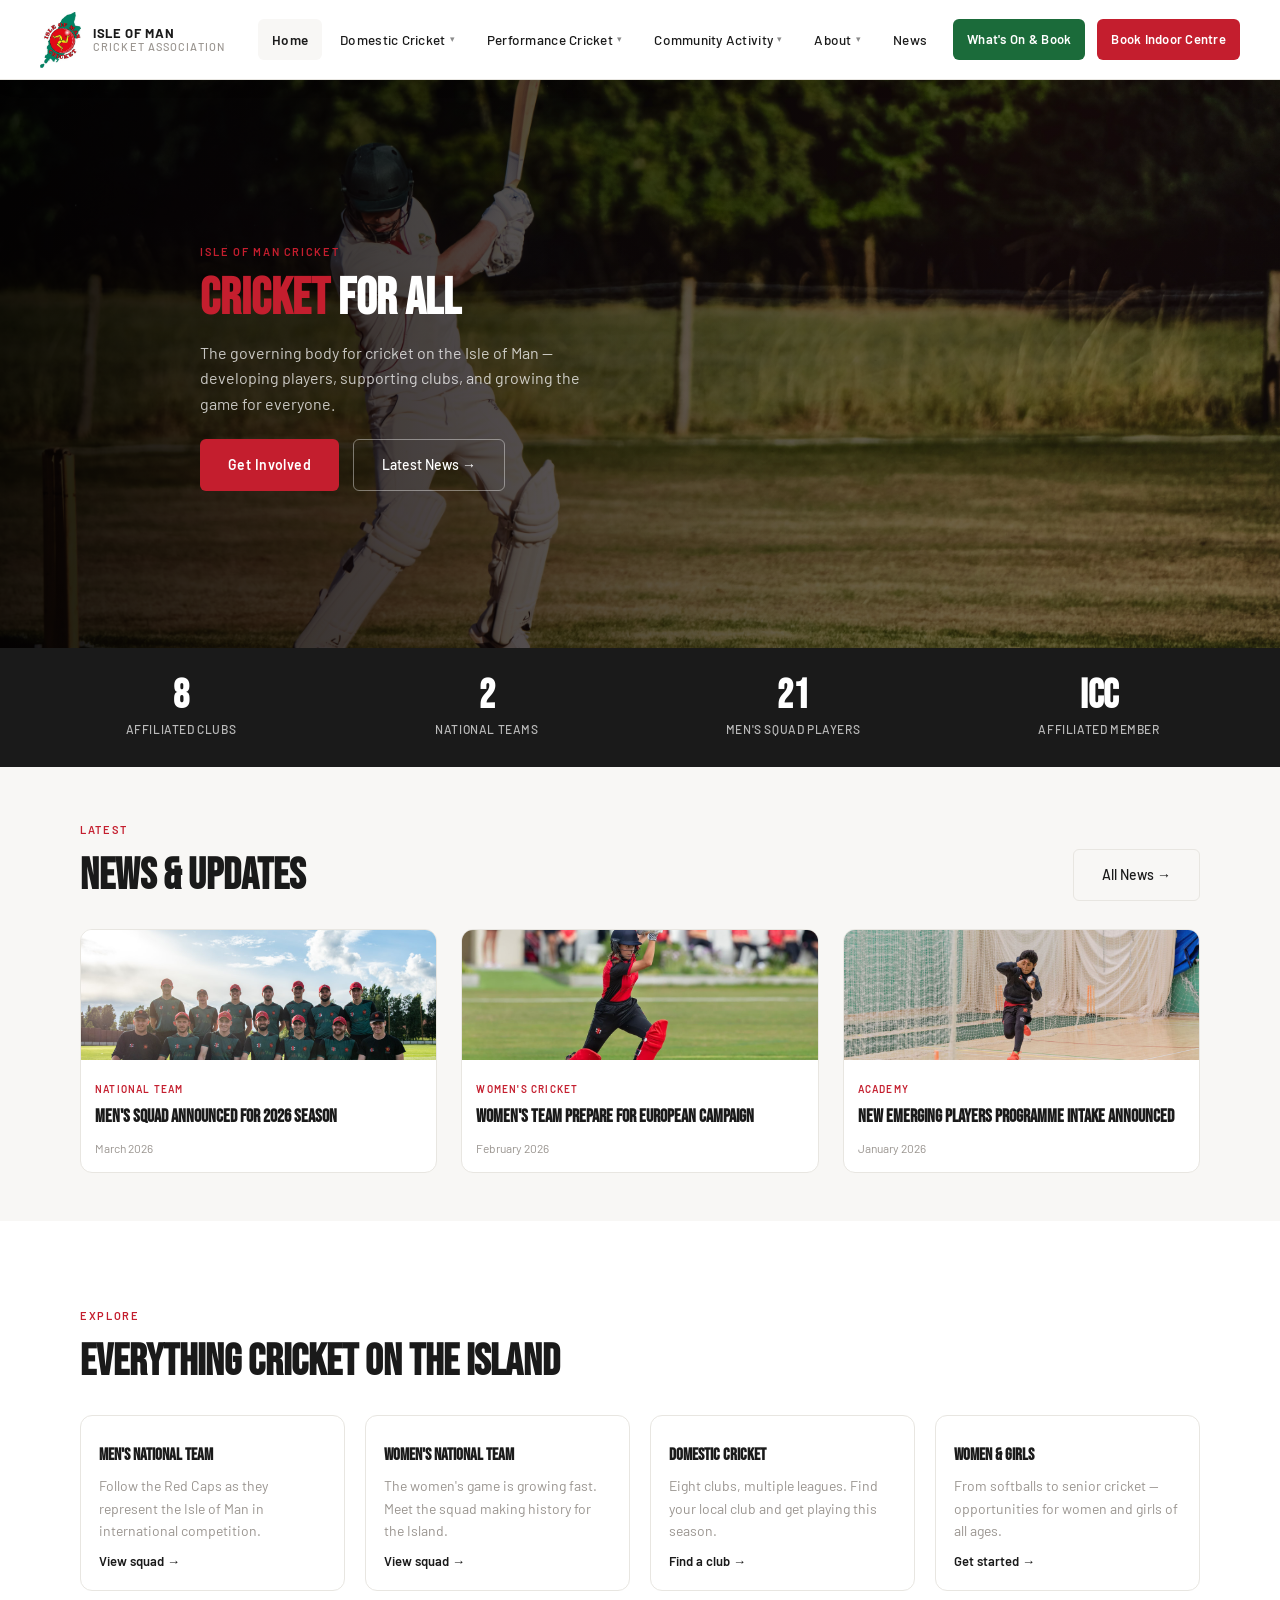
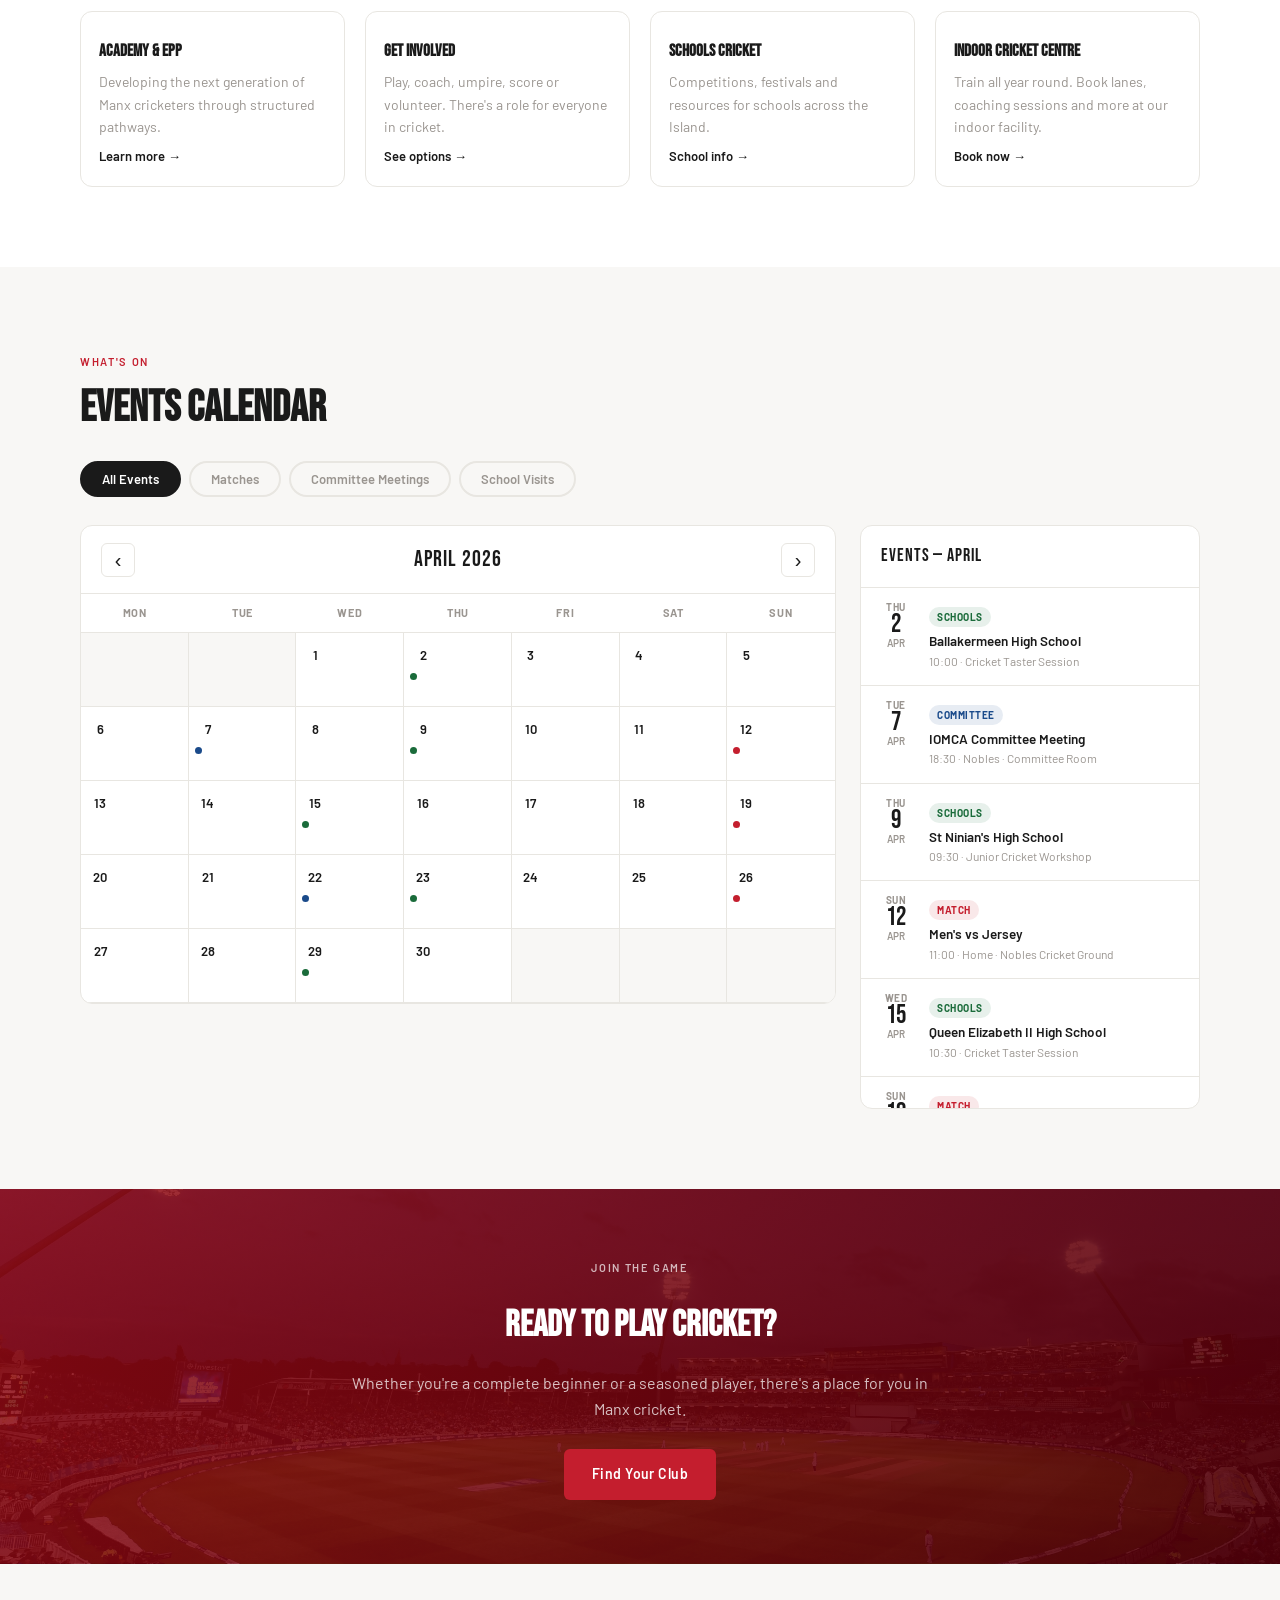
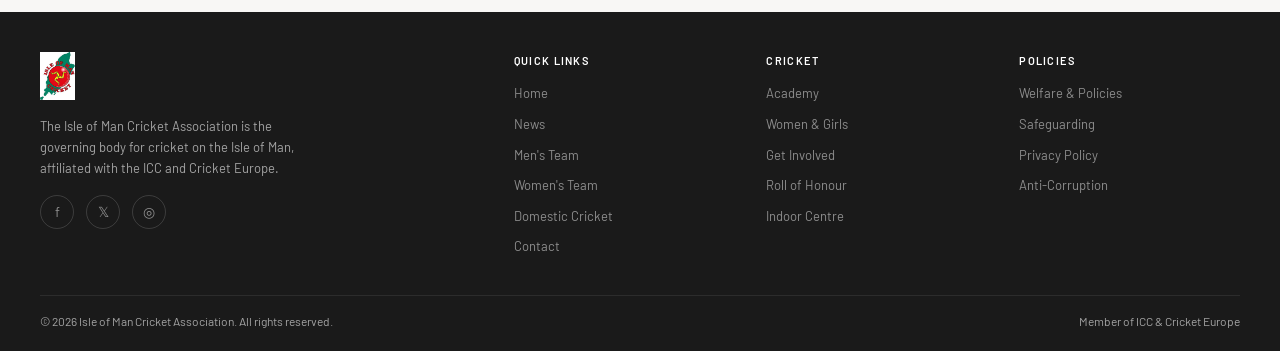
<file: index.html>
<!DOCTYPE html>
<html lang="en">
<head>
<meta charset="UTF-8">
<meta name="viewport" content="width=device-width, initial-scale=1.0">
<title>Isle of Man Cricket Association</title>
<link rel="stylesheet" href="css/style.css">
</head>
<body>

<!-- NAV -->
<nav id="main-nav">
<a href="index.html" class="nav-logo">
<img src="images/logo.png" alt="Isle of Man Cricket Association">
<div class="nav-logo-text">
<span class="org">Isle of Man</span>
<span class="country">Cricket Association</span>
</div>
</a>
<ul class="nav-links" id="nav-links">
<li><a href="index.html" class="active">Home</a></li>
<li>
<span>Domestic Cricket<span class="nav-caret">▾</span></span>
<ul class="nav-dropdown">
<li><a href="domestic.html#clubs">Find a Club</a></li>
<li><a href="get-involved.html#coaching">Coaching</a></li>
<li><a href="get-involved.html#umpiring">Umpiring</a></li>
</ul>
</li>
<li>
<span>Performance Cricket<span class="nav-caret">▾</span></span>
<ul class="nav-dropdown">
<li><a href="mens-team.html">Men's National Team</a></li>
<li><a href="womens-team.html">Women's National Team</a></li>
<li><a href="academy.html">Academy &amp; EPP</a></li>
<li><a href="roll-of-honour.html">Roll of Honour</a></li>
</ul>
</li>
<li>
<span>Community Activity<span class="nav-caret">▾</span></span>
<ul class="nav-dropdown">
<li><a href="community.html#schools">Schools</a></li>
<li><a href="community.html#future-red-caps">Future Red Caps</a></li>
<li><a href="community.html#cricstart">Cric Start</a></li>
<li><a href="community.html#camps">Summer Camps</a></li>
</ul>
</li>
<li>
<span>About<span class="nav-caret">▾</span></span>
<ul class="nav-dropdown">
<li><a href="about.html">About IOMCA</a></li>
<li><a href="about.html#committees">Committees</a></li>
<li><a href="about.html#policies">Welfare &amp; Policies</a></li>
<li><a href="partners.html">Partners</a></li>
<li><a href="contact.html">Contact Us</a></li>
</ul>
</li>
<li><a href="news.html">News</a></li>
<li><a href="whats-on.html" class="nav-whats-on-btn">What's On &amp; Book</a></li>
<li><a href="https://booking.iomcricket.co.uk/" class="nav-store-btn" target="_blank">Book Indoor Centre</a></li>
</ul>
<div class="hamburger" id="hamburger"><span></span><span></span><span></span></div>
</nav>

<!-- HERO -->
<section class="hero">
<div class="hero-bg"></div>
<div class="hero-pattern"></div>
<div class="hero-content">
<div class="hero-text">
<div class="section-label" style="color:var(--gold)">Isle of Man Cricket</div>
<h1><em>Cricket</em> For All</h1>
<p>The governing body for cricket on the Isle of Man — developing players, supporting clubs, and growing the game for everyone.</p>
<div class="hero-btns">
<a href="get-involved.html" class="btn-primary">Get Involved</a>
<a href="news.html" class="btn-outline">Latest News →</a>
</div>
</div>
</div>
</div>
</section>


<!-- STATS -->
<div class="stat-strip">
<div class="stat-strip-inner">
<div class="stat-item">
<div class="number">8</div>
<div class="label">Affiliated Clubs</div>
</div>
<div class="stat-item">
<div class="number">2</div>
<div class="label">National Teams</div>
</div>
<div class="stat-item">
<div class="number">21</div>
<div class="label">Men's Squad Players</div>
</div>
<div class="stat-item">
<div class="number">ICC</div>
<div class="label">Affiliated Member</div>
</div>
</div>
</div>

<!-- NEWS -->
<div class="section">
<div class="section-header" style="display:flex;justify-content:space-between;align-items:flex-end;flex-wrap:wrap;gap:16px">
<div>
<div class="section-label">Latest</div>
<h2 class="section-title">News & <em>Updates</em></h2>
</div>
<a href="news.html" class="btn-outline" style="border-color:var(--light-grey);color:var(--dark)">All News →</a>
</div>
<div class="news-grid">
<a href="news.html" class="news-card">
<div class="news-card-img" style="background-image:url('images/Mens National Team Photo.jpg');background-position:center top"></div>
<div class="news-card-body">
<div class="news-card-tag">National Team</div>
<div class="news-card-title">Men's Squad Announced for 2026 Season</div>
<div class="news-card-date">March 2026</div>
</div>
</a>
<a href="news.html" class="news-card">
<div class="news-card-img" style="background-image:url('images/Womens Team.jpg')"></div>
<div class="news-card-body">
<div class="news-card-tag" style="color:var(--red)">Women's Cricket</div>
<div class="news-card-title">Women's Team Prepare for European Campaign</div>
<div class="news-card-date">February 2026</div>
</div>
</a>
<a href="news.html" class="news-card">
<div class="news-card-img" style="background-image:url('images/Child Indoor.jpg')"></div>
<div class="news-card-body">
<div class="news-card-tag" style="color:var(--gold)">Academy</div>
<div class="news-card-title">New Emerging Players Programme Intake Announced</div>
<div class="news-card-date">January 2026</div>
</div>
</a>
</div>
</div>

<!-- PATHWAYS -->
<div style="background:var(--white);padding:80px 0;">
<div class="section" style="padding-top:0;padding-bottom:0">
<div class="section-header">
<div class="section-label">Explore</div>
<h2 class="section-title">Everything <em>Cricket</em> on the Island</h2>
</div>
<div class="cards-grid">
<a href="mens-team.html" class="card">
<div class="card-icon"></div>
<div class="card-title">Men's National Team</div>
<div class="card-desc">Follow the Red Caps as they represent the Isle of Man in international competition.</div>
<span class="card-arrow">View squad →</span>
</a>
<a href="womens-team.html" class="card">
<div class="card-icon"></div>
<div class="card-title">Women's National Team</div>
<div class="card-desc">The women's game is growing fast. Meet the squad making history for the Island.</div>
<span class="card-arrow">View squad →</span>
</a>
<a href="domestic.html" class="card">
<div class="card-icon"></div>
<div class="card-title">Domestic Cricket</div>
<div class="card-desc">Eight clubs, multiple leagues. Find your local club and get playing this season.</div>
<span class="card-arrow">Find a club →</span>
</a>
<a href="women-girls.html" class="card">
<div class="card-icon"></div>
<div class="card-title">Women & Girls</div>
<div class="card-desc">From softballs to senior cricket — opportunities for women and girls of all ages.</div>
<span class="card-arrow">Get started →</span>
</a>
<a href="academy.html" class="card">
<div class="card-icon"></div>
<div class="card-title">Academy & EPP</div>
<div class="card-desc">Developing the next generation of Manx cricketers through structured pathways.</div>
<span class="card-arrow">Learn more →</span>
</a>
<a href="get-involved.html" class="card">
<div class="card-icon"></div>
<div class="card-title">Get Involved</div>
<div class="card-desc">Play, coach, umpire, score or volunteer. There's a role for everyone in cricket.</div>
<span class="card-arrow">See options →</span>
</a>
<a href="get-involved.html#schools" class="card">
<div class="card-icon"></div>
<div class="card-title">Schools Cricket</div>
<div class="card-desc">Competitions, festivals and resources for schools across the Island.</div>
<span class="card-arrow">School info →</span>
</a>
<a href="https://booking.iomcricket.co.uk" class="card" target="_blank">
<div class="card-icon"></div>
<div class="card-title">Indoor Cricket Centre</div>
<div class="card-desc">Train all year round. Book lanes, coaching sessions and more at our indoor facility.</div>
<span class="card-arrow">Book now →</span>
</a>
</div>
</div>
</div>

<!-- CALENDAR -->
<div style="background:var(--off-white);padding:80px 0;">
<div class="section" style="padding-top:0;padding-bottom:0">
<div class="section-header">
<div class="section-label">What's On</div>
<h2 class="section-title">Events <em>Calendar</em></h2>
</div>
<div class="cal-filters" id="cal-filters">
<button type="button" class="cal-filter-btn active" data-filter="all">All Events</button>
<button type="button" class="cal-filter-btn" data-filter="match">Matches</button>
<button type="button" class="cal-filter-btn" data-filter="meeting">Committee Meetings</button>
<button type="button" class="cal-filter-btn" data-filter="school">School Visits</button>
</div>
<div class="cal-wrapper">
<div class="cal-main">
<div class="cal-header">
<button type="button" class="cal-nav" id="cal-prev" aria-label="Previous month">&#8249;</button>
<div class="cal-month-year" id="cal-month-year"></div>
<button type="button" class="cal-nav" id="cal-next" aria-label="Next month">&#8250;</button>
</div>
<div class="cal-day-headers">
<div>Mon</div><div>Tue</div><div>Wed</div><div>Thu</div><div>Fri</div><div>Sat</div><div>Sun</div>
</div>
<div class="cal-grid-body" id="cal-grid-body"></div>
</div>
<div class="cal-events-panel">
<div class="cal-events-header">
<span class="cal-events-panel-title" id="cal-panel-title">Events This Month</span>
</div>
<div class="cal-events-list" id="cal-events-list"></div>
</div>
</div>
</div>
</div>

<!-- CTA BANNER -->
<div style="background:linear-gradient(135deg,rgba(150,10,20,0.85),rgba(80,0,10,0.9)),url('images/Stock 3 Stadium.jpg');background-size:cover;background-position:center;padding:64px 40px;text-align:center">
<div style="max-width:600px;margin:0 auto">
<div class="section-label" style="color:rgba(255,255,255,0.7)">Join the Game</div>
<h2 style="font-family:'Bebas Neue',sans-serif;font-size:36px;font-weight:900;color:var(--white);margin:8px 0 16px">Ready to Play Cricket?</h2>
<p style="color:rgba(255,255,255,0.75);font-size:16px;margin-bottom:28px">Whether you're a complete beginner or a seasoned player, there's a place for you in Manx cricket.</p>
<a href="get-involved.html" class="btn-primary">Find Your Club</a>
</div>
</div>

<!-- FOOTER -->
<footer>
<div class="footer-inner">
<div class="footer-brand">
<img src="images/logo.png" alt="Isle of Man Cricket Association">
<p>The Isle of Man Cricket Association is the governing body for cricket on the Isle of Man, affiliated with the ICC and Cricket Europe.</p>
<div class="footer-socials" style="margin-top:16px">
<a href="#" title="Facebook">f</a>
<a href="#" title="Twitter">𝕏</a>
<a href="#" title="Instagram">◎</a>
</div>
</div>
<div class="footer-col">
<h4>Quick Links</h4>
<ul>
<li><a href="index.html">Home</a></li>
<li><a href="news.html">News</a></li>
<li><a href="mens-team.html">Men's Team</a></li>
<li><a href="womens-team.html">Women's Team</a></li>
<li><a href="domestic.html">Domestic Cricket</a></li>
<li><a href="contact.html">Contact</a></li>
</ul>
</div>
<div class="footer-col">
<h4>Cricket</h4>
<ul>
<li><a href="academy.html">Academy</a></li>
<li><a href="women-girls.html">Women & Girls</a></li>
<li><a href="get-involved.html">Get Involved</a></li>
<li><a href="roll-of-honour.html">Roll of Honour</a></li>
<li><a href="https://booking.iomcricket.co.uk" target="_blank">Indoor Centre</a></li>
</ul>
</div>
<div class="footer-col">
<h4>Policies</h4>
<ul>
<li><a href="about.html#policies">Welfare & Policies</a></li>
<li><a href="about.html#safeguarding">Safeguarding</a></li>
<li><a href="about.html#privacy">Privacy Policy</a></li>
<li><a href="about.html#anticorruption">Anti-Corruption</a></li>
</ul>
</div>
</div>
<div class="footer-bottom">
<span>© 2026 Isle of Man Cricket Association. All rights reserved.</span>
<span>Member of ICC & Cricket Europe</span>
</div>
</footer>

<script>
  document.getElementById('hamburger').addEventListener('click', () => {
    document.getElementById('nav-links').classList.toggle('open');
  });

  // ── CALENDAR ──
  const CAL_EVENTS = [
    // April 2026 — Matches
    { date:'2026-04-12', type:'match',   title:"Men's vs Jersey",              detail:'Home · Nobles Cricket Ground', time:'11:00' },
    { date:'2026-04-19', type:'match',   title:"Women's vs Guernsey",          detail:'Away · Guernsey',              time:'11:00' },
    { date:'2026-04-26', type:'match',   title:"Men's vs Scotland XI",         detail:'Home · Nobles Cricket Ground', time:'11:00' },
    // April 2026 — Committee Meetings
    { date:'2026-04-07', type:'meeting', title:'IOMCA Committee Meeting',       detail:'Nobles · Committee Room',      time:'18:30' },
    { date:'2026-04-22', type:'meeting', title:'Selection Committee',           detail:'Nobles · Committee Room',      time:'19:00' },
    // April 2026 — School Visits
    { date:'2026-04-02', type:'school',  title:'Ballakermeen High School',      detail:'Cricket Taster Session',       time:'10:00' },
    { date:'2026-04-09', type:'school',  title:"St Ninian's High School",       detail:'Junior Cricket Workshop',      time:'09:30' },
    { date:'2026-04-15', type:'school',  title:'Queen Elizabeth II High School',detail:'Cricket Taster Session',       time:'10:30' },
    { date:'2026-04-23', type:'school',  title:'Ramsey Grammar School',         detail:'Junior Cricket Workshop',      time:'10:00' },
    { date:'2026-04-29', type:'school',  title:'Peel Clothworkers School',      detail:'Cricket Taster Session',       time:'09:30' },
    // May 2026 — Matches
    { date:'2026-05-03', type:'match',   title:'Academy vs Lancashire Academy', detail:'Away · Manchester',            time:'11:00' },
    { date:'2026-05-10', type:'match',   title:"Men's vs Ireland Wolves",       detail:'Home · Nobles Cricket Ground', time:'11:00' },
    { date:'2026-05-17', type:'match',   title:"Women's vs Scotland Women",     detail:'Home · Nobles Cricket Ground', time:'11:00' },
    { date:'2026-05-24', type:'match',   title:"Men's vs Netherlands",          detail:'Away · The Netherlands',       time:'11:00' },
    // May 2026 — Committee Meetings
    { date:'2026-05-05', type:'meeting', title:'IOMCA Committee Meeting',       detail:'Nobles · Committee Room',      time:'18:30' },
    { date:'2026-05-20', type:'meeting', title:'Cricket Development Meeting',   detail:'Nobles · Committee Room',      time:'19:00' },
    // May 2026 — School Visits
    { date:'2026-05-07', type:'school',  title:'Ballabeg School',               detail:'Cricket Taster Session',       time:'10:00' },
    { date:'2026-05-14', type:'school',  title:'Andreas School',                detail:'Junior Cricket Workshop',      time:'10:00' },
    { date:'2026-05-21', type:'school',  title:'Onchan School',                 detail:'Cricket Taster Session',       time:'10:30' },
    // June 2026 — Matches
    { date:'2026-06-06', type:'match',   title:"Men's vs Jersey",               detail:'Away · Jersey',                time:'11:00' },
    { date:'2026-06-13', type:'match',   title:"Women's ICC T20 WC Qualifier",  detail:'Away · TBC',                   time:'11:00' },
    { date:'2026-06-20', type:'match',   title:"Men's vs Guernsey",             detail:'Home · Nobles Cricket Ground', time:'11:00' },
    // June 2026 — Committee Meetings
    { date:'2026-06-02', type:'meeting', title:'IOMCA Committee Meeting',       detail:'Nobles · Committee Room',      time:'18:30' },
    { date:'2026-06-17', type:'meeting', title:'AGM Preparation Meeting',       detail:'Nobles · Committee Room',      time:'18:30' },
    // June 2026 — School Visits
    { date:'2026-06-04', type:'school',  title:'Arbory School',                 detail:'Cricket Taster Session',       time:'10:00' },
    { date:'2026-06-11', type:'school',  title:'Laxey School',                  detail:'Junior Cricket Festival',      time:'10:00' },
  ];

  const MONTH_NAMES = ['January','February','March','April','May','June','July','August','September','October','November','December'];
  const DAY_ABBR    = ['Sun','Mon','Tue','Wed','Thu','Fri','Sat'];
  const MONTH_ABBR  = ['Jan','Feb','Mar','Apr','May','Jun','Jul','Aug','Sep','Oct','Nov','Dec'];
  const BADGE_LABEL = { match:'Match', meeting:'Committee', school:'Schools' };

  let calYear   = 2026;
  let calMonth  = 3; // 0-indexed → April
  let activeFilter = 'all';

  function filteredEvents() {
    return activeFilter === 'all' ? CAL_EVENTS : CAL_EVENTS.filter(e => e.type === activeFilter);
  }

  function renderCalendar() {
    const monthStr = MONTH_NAMES[calMonth] + ' ' + calYear;
    document.getElementById('cal-month-year').textContent = monthStr;
    document.getElementById('cal-panel-title').textContent = 'Events — ' + MONTH_NAMES[calMonth];

    const today = new Date();
    const firstDayOfWeek = new Date(calYear, calMonth, 1).getDay(); // Sun=0
    const startOffset = firstDayOfWeek === 0 ? 6 : firstDayOfWeek - 1; // Mon-first
    const daysInMonth  = new Date(calYear, calMonth + 1, 0).getDate();

    const evts = filteredEvents();
    const grid = document.getElementById('cal-grid-body');
    let html = '';

    // Leading empty cells
    for (let i = 0; i < startOffset; i++) {
      html += '<div class="cal-cell cal-cell-empty"></div>';
    }

    // Day cells
    for (let d = 1; d <= daysInMonth; d++) {
      const mm   = String(calMonth + 1).padStart(2, '0');
      const dd   = String(d).padStart(2, '0');
      const key  = calYear + '-' + mm + '-' + dd;
      const dayEvts = evts.filter(e => e.date === key);
      const isToday  = today.getFullYear() === calYear && today.getMonth() === calMonth && today.getDate() === d;

      let dotsHtml = '';
      dayEvts.slice(0, 3).forEach(e => {
        dotsHtml += '<span class="cal-dot cal-dot-' + e.type + '"></span>';
      });
      if (dayEvts.length > 3) {
        dotsHtml += '<span class="cal-dot-more">+' + (dayEvts.length - 3) + '</span>';
      }

      html += '<div class="cal-cell' + (isToday ? ' cal-cell-today' : '') + '">';
      html += '<span class="cal-cell-date">' + d + '</span>';
      if (dotsHtml) html += '<div class="cal-dots">' + dotsHtml + '</div>';
      html += '</div>';
    }

    // Trailing empty cells to complete grid row
    const totalCells  = startOffset + daysInMonth;
    const trailingCells = (7 - (totalCells % 7)) % 7;
    for (let i = 0; i < trailingCells; i++) {
      html += '<div class="cal-cell cal-cell-empty"></div>';
    }

    grid.innerHTML = html;
    renderEventsList();
  }

  function renderEventsList() {
    const mm = String(calMonth + 1).padStart(2, '0');
    const monthPrefix = calYear + '-' + mm;
    const evts = filteredEvents()
      .filter(e => e.date.startsWith(monthPrefix))
      .sort((a, b) => a.date.localeCompare(b.date));

    const list = document.getElementById('cal-events-list');
    if (evts.length === 0) {
      list.innerHTML = '<div class="cal-no-events">No events this month for the selected filter.</div>';
      return;
    }

    list.innerHTML = evts.map(function(e) {
      const d       = new Date(e.date + 'T00:00:00');
      const dayName = DAY_ABBR[d.getDay()];
      const dayNum  = d.getDate();
      const monAbbr = MONTH_ABBR[d.getMonth()];
      return '<div class="cal-event-item">'
        + '<div class="cal-event-date-col">'
        +   '<span class="cal-event-day-name">' + dayName + '</span>'
        +   '<span class="cal-event-day-num">'  + dayNum  + '</span>'
        +   '<span class="cal-event-month-abbr">' + monAbbr + '</span>'
        + '</div>'
        + '<div class="cal-event-info">'
        +   '<span class="cal-event-badge cal-event-badge-' + e.type + '">' + BADGE_LABEL[e.type] + '</span>'
        +   '<div class="cal-event-title">'  + e.title  + '</div>'
        +   '<div class="cal-event-detail">' + e.time + ' · ' + e.detail + '</div>'
        + '</div>'
        + '</div>';
    }).join('');
  }

  // Filter buttons
  document.getElementById('cal-filters').addEventListener('click', function(ev) {
    const btn = ev.target.closest('.cal-filter-btn');
    if (!btn) return;
    document.querySelectorAll('.cal-filter-btn').forEach(b => b.classList.remove('active'));
    btn.classList.add('active');
    activeFilter = btn.dataset.filter;
    renderCalendar();
  });

  // Month navigation
  document.getElementById('cal-prev').addEventListener('click', function() {
    calMonth--;
    if (calMonth < 0) { calMonth = 11; calYear--; }
    renderCalendar();
  });

  document.getElementById('cal-next').addEventListener('click', function() {
    calMonth++;
    if (calMonth > 11) { calMonth = 0; calYear++; }
    renderCalendar();
  });

  renderCalendar();
</script>
</body>
</html>
</file>
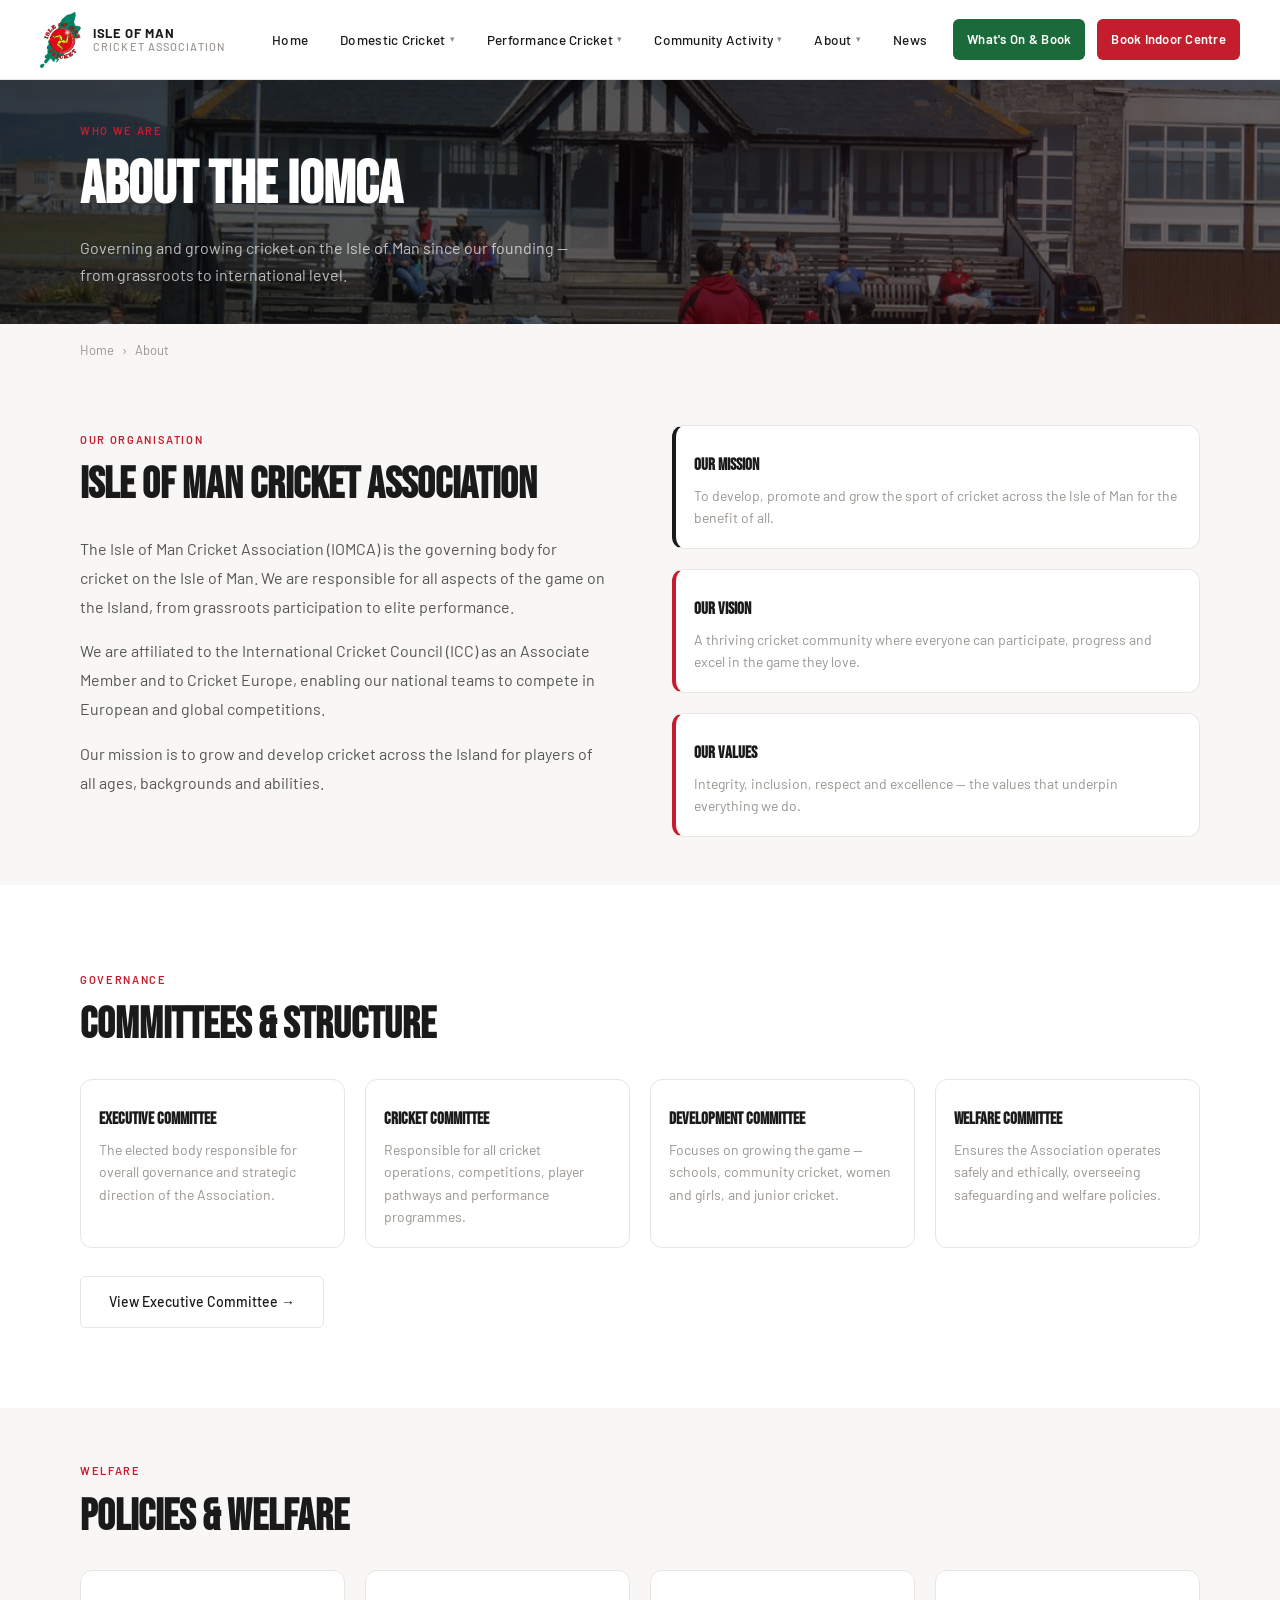
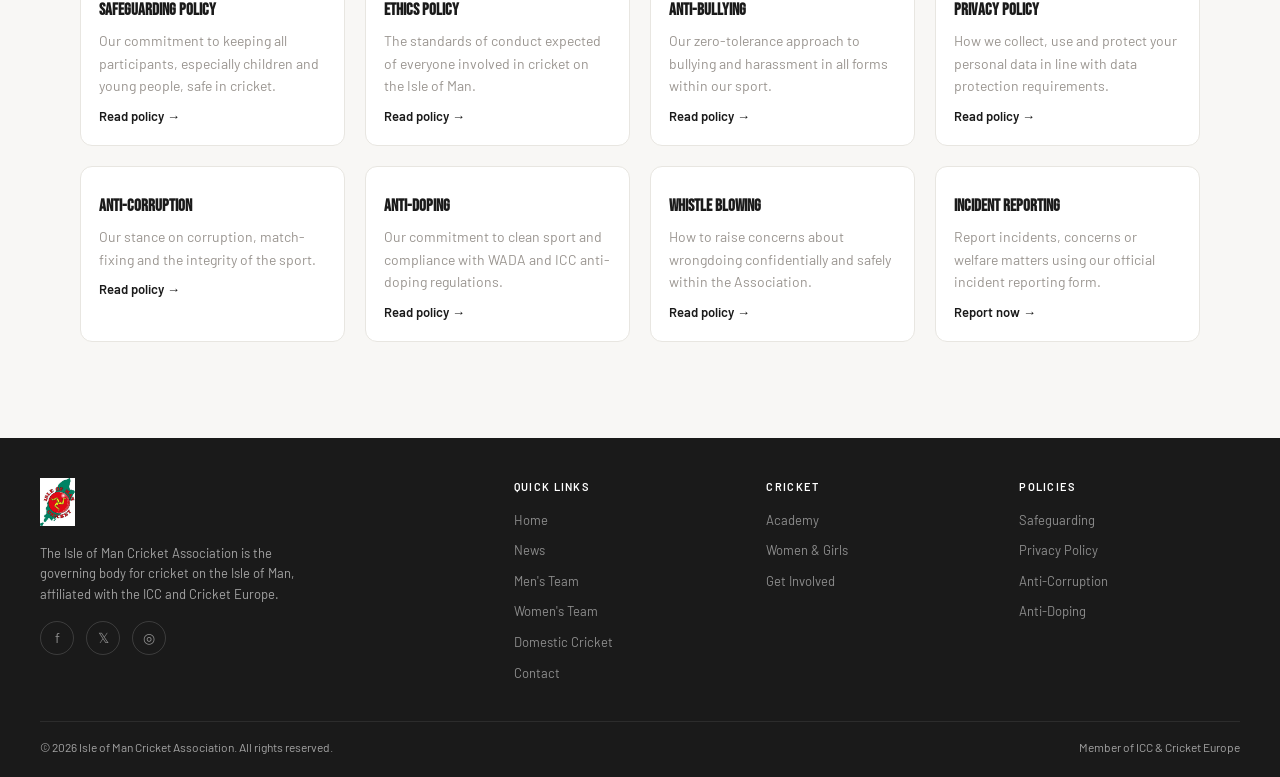
<file: about.html>
<!DOCTYPE html>
<html lang="en">
<head>
<meta charset="UTF-8">
<meta name="viewport" content="width=device-width, initial-scale=1.0">
<title>About — Isle of Man Cricket</title>
<link rel="stylesheet" href="css/style.css">
</head>
<body>

<!-- NAV -->
<nav id="main-nav">
<a href="index.html" class="nav-logo">
<img src="images/logo.png" alt="Isle of Man Cricket Association">
<div class="nav-logo-text">
<span class="org">Isle of Man</span>
<span class="country">Cricket Association</span>
</div>
</a>
<ul class="nav-links" id="nav-links">
<li><a href="index.html">Home</a></li>
<li>
<span>Domestic Cricket<span class="nav-caret">▾</span></span>
<ul class="nav-dropdown">
<li><a href="domestic.html#clubs">Find a Club</a></li>
<li><a href="get-involved.html#coaching">Coaching</a></li>
<li><a href="get-involved.html#umpiring">Umpiring</a></li>
</ul>
</li>
<li>
<span>Performance Cricket<span class="nav-caret">▾</span></span>
<ul class="nav-dropdown">
<li><a href="mens-team.html">Men's National Team</a></li>
<li><a href="womens-team.html">Women's National Team</a></li>
<li><a href="academy.html">Academy &amp; EPP</a></li>
<li><a href="roll-of-honour.html">Roll of Honour</a></li>
</ul>
</li>
<li>
<span>Community Activity<span class="nav-caret">▾</span></span>
<ul class="nav-dropdown">
<li><a href="community.html#schools">Schools</a></li>
<li><a href="community.html#future-red-caps">Future Red Caps</a></li>
<li><a href="community.html#cricstart">Cric Start</a></li>
<li><a href="community.html#camps">Summer Camps</a></li>
</ul>
</li>
<li>
<span class="active">About<span class="nav-caret">▾</span></span>
<ul class="nav-dropdown">
<li><a href="about.html">About IOMCA</a></li>
<li><a href="about.html#committees">Committees</a></li>
<li><a href="about.html#policies">Welfare &amp; Policies</a></li>
<li><a href="partners.html">Partners</a></li>
<li><a href="contact.html">Contact Us</a></li>
</ul>
</li>
<li><a href="news.html">News</a></li>
<li><a href="whats-on.html" class="nav-whats-on-btn">What's On &amp; Book</a></li>
<li><a href="https://booking.iomcricket.co.uk/" class="nav-store-btn" target="_blank">Book Indoor Centre</a></li>
</ul>
<div class="hamburger" id="hamburger"><span></span><span></span><span></span></div>
</nav>

<!-- PAGE HERO -->
<div class="page-hero" style="background-image:url('images/Junior IOM Cricket.jpg')">
<div class="page-hero-content">
<div class="page-hero-label">Who We Are</div>
<h1>About the IOMCA</h1>
<p>Governing and growing cricket on the Isle of Man since our founding — from grassroots to international level.</p>
</div>
</div>

<div class="breadcrumb"><a href="index.html">Home</a><span>›</span>About</div>

<!-- ABOUT -->
<div class="section">
<div style="display:grid;grid-template-columns:1fr 1fr;gap:64px;align-items:start">
<div>
<div class="section-label">Our Organisation</div>
<h2 class="section-title" style="margin-bottom:24px">Isle of Man Cricket <em>Association</em></h2>
<p style="font-size:16px;color:#555;line-height:1.8;margin-bottom:16px">The Isle of Man Cricket Association (IOMCA) is the governing body for cricket on the Isle of Man. We are responsible for all aspects of the game on the Island, from grassroots participation to elite performance.</p>
<p style="font-size:16px;color:#555;line-height:1.8;margin-bottom:16px">We are affiliated to the International Cricket Council (ICC) as an Associate Member and to Cricket Europe, enabling our national teams to compete in European and global competitions.</p>
<p style="font-size:16px;color:#555;line-height:1.8">Our mission is to grow and develop cricket across the Island for players of all ages, backgrounds and abilities.</p>
</div>
<div class="cards-grid" style="grid-template-columns:1fr">
<div class="card" style="cursor:default;border-left:4px solid var(--green)">
<div class="card-icon"></div>
<div class="card-title">Our Mission</div>
<div class="card-desc">To develop, promote and grow the sport of cricket across the Isle of Man for the benefit of all.</div>
</div>
<div class="card" style="cursor:default;border-left:4px solid var(--gold)">
<div class="card-icon"></div>
<div class="card-title">Our Vision</div>
<div class="card-desc">A thriving cricket community where everyone can participate, progress and excel in the game they love.</div>
</div>
<div class="card" style="cursor:default;border-left:4px solid var(--red)">
<div class="card-icon"></div>
<div class="card-title">Our Values</div>
<div class="card-desc">Integrity, inclusion, respect and excellence — the values that underpin everything we do.</div>
</div>
</div>
</div>
</div>

<!-- COMMITTEES -->
<div style="background:var(--white);padding:80px 0" id="committees">
<div class="section" style="padding-top:0;padding-bottom:0">
<div class="section-header">
<div class="section-label">Governance</div>
<h2 class="section-title">Committees & <em>Structure</em></h2>
</div>
<div class="cards-grid">
<div class="card" style="cursor:default">
<div class="card-icon"></div>
<div class="card-title">Executive Committee</div>
<div class="card-desc">The elected body responsible for overall governance and strategic direction of the Association.</div>
</div>
<div class="card" style="cursor:default">
<div class="card-icon"></div>
<div class="card-title">Cricket Committee</div>
<div class="card-desc">Responsible for all cricket operations, competitions, player pathways and performance programmes.</div>
</div>
<div class="card" style="cursor:default">
<div class="card-icon"></div>
<div class="card-title">Development Committee</div>
<div class="card-desc">Focuses on growing the game — schools, community cricket, women and girls, and junior cricket.</div>
</div>
<div class="card" style="cursor:default">
<div class="card-icon"></div>
<div class="card-title">Welfare Committee</div>
<div class="card-desc">Ensures the Association operates safely and ethically, overseeing safeguarding and welfare policies.</div>
</div>
</div>
<div style="margin-top:28px">
<a href="https://www.iomcricket.co.uk/executive-committee.html" class="btn-outline" style="border-color:var(--light-grey);color:var(--dark)" target="_blank">View Executive Committee →</a>
</div>
</div>
</div>

<!-- POLICIES -->
<div class="section" id="policies">
<div class="section-header">
<div class="section-label">Welfare</div>
<h2 class="section-title">Policies & <em>Welfare</em></h2>
</div>
<div class="cards-grid">
<a href="https://www.iomcricket.co.uk/safeguarding-policy.html" class="card" target="_blank" id="safeguarding">
<div class="card-icon"></div>
<div class="card-title">Safeguarding Policy</div>
<div class="card-desc">Our commitment to keeping all participants, especially children and young people, safe in cricket.</div>
<span class="card-arrow">Read policy →</span>
</a>
<a href="https://www.iomcricket.co.uk/ethics-policy.html" class="card" target="_blank">
<div class="card-icon"></div>
<div class="card-title">Ethics Policy</div>
<div class="card-desc">The standards of conduct expected of everyone involved in cricket on the Isle of Man.</div>
<span class="card-arrow">Read policy →</span>
</a>
<a href="https://www.iomcricket.co.uk/anti-bullying.html" class="card" target="_blank">
<div class="card-icon"></div>
<div class="card-title">Anti-Bullying</div>
<div class="card-desc">Our zero-tolerance approach to bullying and harassment in all forms within our sport.</div>
<span class="card-arrow">Read policy →</span>
</a>
<a href="https://www.iomcricket.co.uk/privacy-policy.html" class="card" target="_blank" id="privacy">
<div class="card-icon"></div>
<div class="card-title">Privacy Policy</div>
<div class="card-desc">How we collect, use and protect your personal data in line with data protection requirements.</div>
<span class="card-arrow">Read policy →</span>
</a>
<a href="https://www.iomcricket.co.uk/anti-corruption-policy.html" class="card" target="_blank" id="anticorruption">
<div class="card-icon"></div>
<div class="card-title">Anti-Corruption</div>
<div class="card-desc">Our stance on corruption, match-fixing and the integrity of the sport.</div>
<span class="card-arrow">Read policy →</span>
</a>
<a href="https://www.iomcricket.co.uk/anti-doping.html" class="card" target="_blank" id="antidoping">
<div class="card-icon"></div>
<div class="card-title">Anti-Doping</div>
<div class="card-desc">Our commitment to clean sport and compliance with WADA and ICC anti-doping regulations.</div>
<span class="card-arrow">Read policy →</span>
</a>
<a href="https://www.iomcricket.co.uk/whistle-blowing.html" class="card" target="_blank">
<div class="card-icon"></div>
<div class="card-title">Whistle Blowing</div>
<div class="card-desc">How to raise concerns about wrongdoing confidentially and safely within the Association.</div>
<span class="card-arrow">Read policy →</span>
</a>
<a href="https://www.iomcricket.co.uk/iomca-incident-reporting-form.html" class="card" target="_blank">
<div class="card-icon"></div>
<div class="card-title">Incident Reporting</div>
<div class="card-desc">Report incidents, concerns or welfare matters using our official incident reporting form.</div>
<span class="card-arrow">Report now →</span>
</a>
</div>
</div>

<!-- FOOTER -->
<footer>
<div class="footer-inner">
<div class="footer-brand">
<img src="images/logo.png" alt="Isle of Man Cricket Association">
<p>The Isle of Man Cricket Association is the governing body for cricket on the Isle of Man, affiliated with the ICC and Cricket Europe.</p>
<div class="footer-socials" style="margin-top:16px">
<a href="#" title="Facebook">f</a>
<a href="#" title="Twitter">𝕏</a>
<a href="#" title="Instagram">◎</a>
</div>
</div>
<div class="footer-col">
<h4>Quick Links</h4>
<ul>
<li><a href="index.html">Home</a></li>
<li><a href="news.html">News</a></li>
<li><a href="mens-team.html">Men's Team</a></li>
<li><a href="womens-team.html">Women's Team</a></li>
<li><a href="domestic.html">Domestic Cricket</a></li>
<li><a href="contact.html">Contact</a></li>
</ul>
</div>
<div class="footer-col">
<h4>Cricket</h4>
<ul>
<li><a href="academy.html">Academy</a></li>
<li><a href="women-girls.html">Women & Girls</a></li>
<li><a href="get-involved.html">Get Involved</a></li>
</ul>
</div>
<div class="footer-col">
<h4>Policies</h4>
<ul>
<li><a href="about.html#safeguarding">Safeguarding</a></li>
<li><a href="about.html#privacy">Privacy Policy</a></li>
<li><a href="about.html#anticorruption">Anti-Corruption</a></li>
<li><a href="about.html#antidoping">Anti-Doping</a></li>
</ul>
</div>
</div>
<div class="footer-bottom">
<span>© 2026 Isle of Man Cricket Association. All rights reserved.</span>
<span>Member of ICC & Cricket Europe</span>
</div>
</footer>

<script>
  document.getElementById('hamburger').addEventListener('click', () =>{
    document.getElementById('nav-links').classList.toggle('open');
  });
</script>
</body>
</html>
</file>
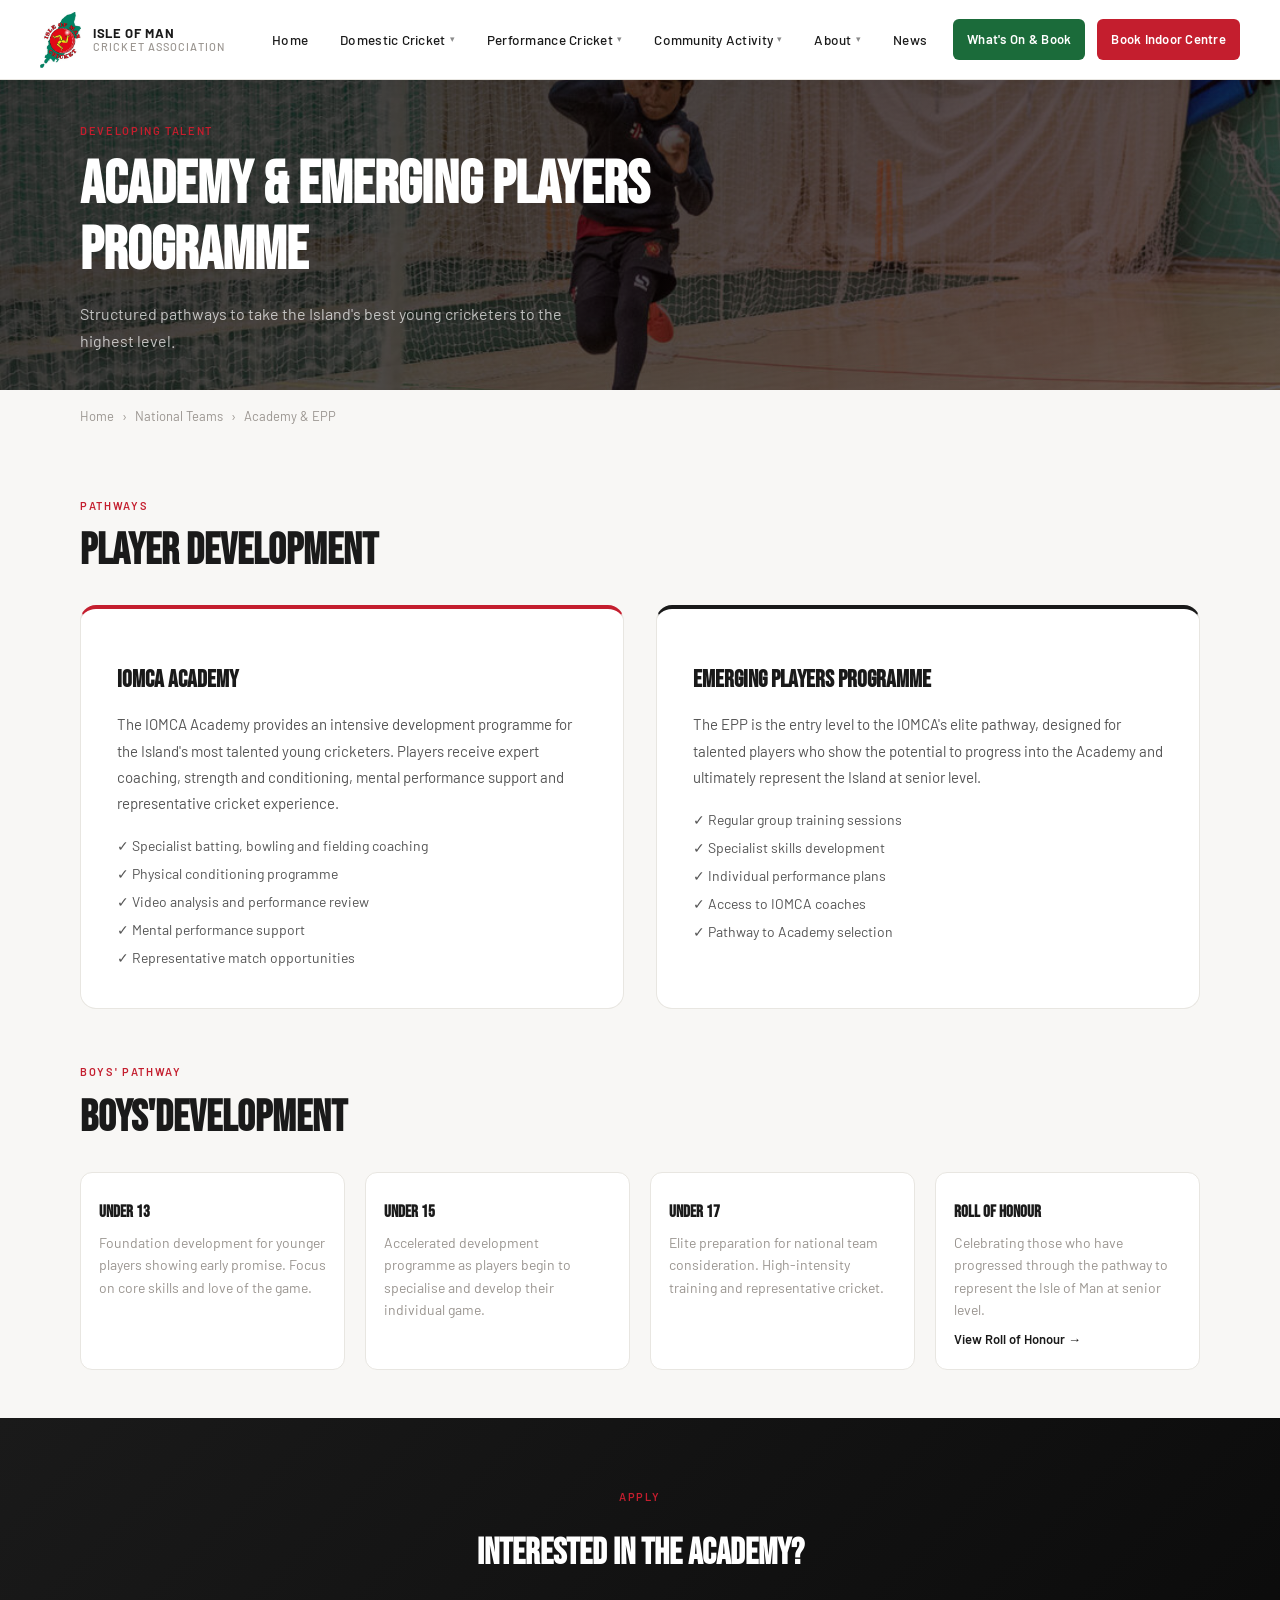
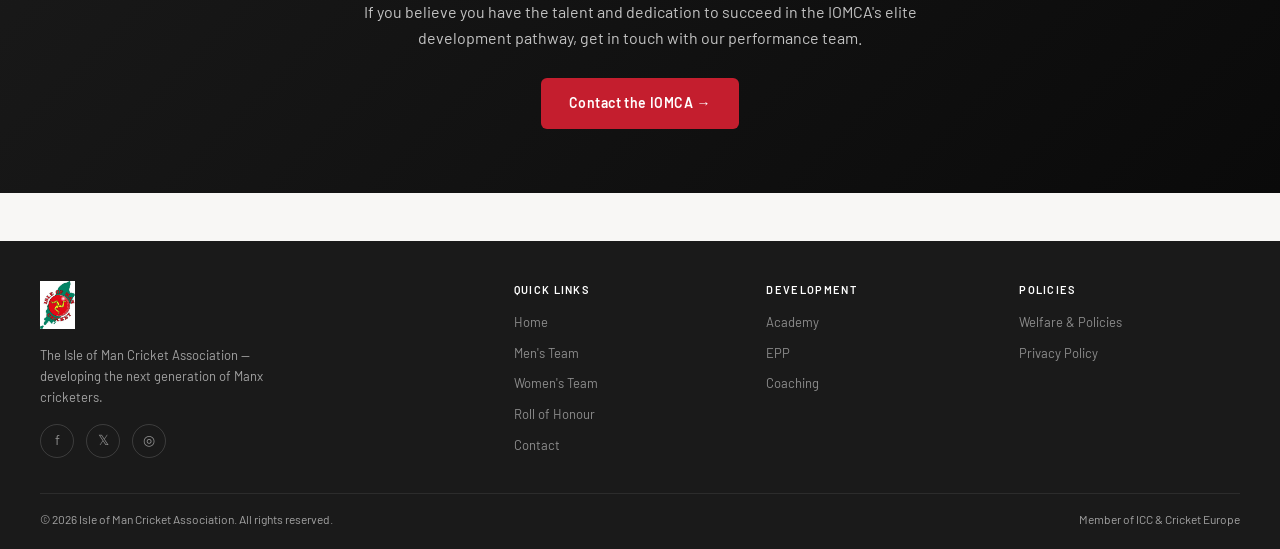
<file: academy.html>
<!DOCTYPE html>
<html lang="en">
<head>
<meta charset="UTF-8">
<meta name="viewport" content="width=device-width, initial-scale=1.0">
<title>Academy & EPP — Isle of Man Cricket</title>
<link rel="stylesheet" href="css/style.css">
</head>
<body>

<nav id="main-nav">
<a href="index.html" class="nav-logo">
<img src="images/logo.png" alt="Isle of Man Cricket Association">
<div class="nav-logo-text">
<span class="org">Isle of Man</span>
<span class="country">Cricket Association</span>
</div>
</a>
<ul class="nav-links" id="nav-links">
<li><a href="index.html">Home</a></li>
<li>
<span>Domestic Cricket<span class="nav-caret">▾</span></span>
<ul class="nav-dropdown">
<li><a href="domestic.html#clubs">Find a Club</a></li>
<li><a href="get-involved.html#coaching">Coaching</a></li>
<li><a href="get-involved.html#umpiring">Umpiring</a></li>
</ul>
</li>
<li>
<span class="active">Performance Cricket<span class="nav-caret">▾</span></span>
<ul class="nav-dropdown">
<li><a href="mens-team.html">Men's National Team</a></li>
<li><a href="womens-team.html">Women's National Team</a></li>
<li><a href="academy.html">Academy &amp; EPP</a></li>
<li><a href="roll-of-honour.html">Roll of Honour</a></li>
</ul>
</li>
<li>
<span>Community Activity<span class="nav-caret">▾</span></span>
<ul class="nav-dropdown">
<li><a href="community.html#schools">Schools</a></li>
<li><a href="community.html#future-red-caps">Future Red Caps</a></li>
<li><a href="community.html#cricstart">Cric Start</a></li>
<li><a href="community.html#camps">Summer Camps</a></li>
</ul>
</li>
<li>
<span>About<span class="nav-caret">▾</span></span>
<ul class="nav-dropdown">
<li><a href="about.html">About IOMCA</a></li>
<li><a href="about.html#committees">Committees</a></li>
<li><a href="about.html#policies">Welfare &amp; Policies</a></li>
<li><a href="partners.html">Partners</a></li>
<li><a href="contact.html">Contact Us</a></li>
</ul>
</li>
<li><a href="news.html">News</a></li>
<li><a href="whats-on.html" class="nav-whats-on-btn">What's On &amp; Book</a></li>
<li><a href="https://booking.iomcricket.co.uk/" class="nav-store-btn" target="_blank">Book Indoor Centre</a></li>
</ul>
<div class="hamburger" id="hamburger"><span></span><span></span><span></span></div>
</nav>

<div class="page-hero" style="background-image:url('images/Child Indoor.jpg')">
<div class="page-hero-content">
<div class="page-hero-label">Developing Talent</div>
<h1>Academy & Emerging Players Programme</h1>
<p>Structured pathways to take the Island's best young cricketers to the highest level.</p>
</div>
</div>

<div class="breadcrumb"><a href="index.html">Home</a><span>›</span><a href="#">National Teams</a><span>›</span>Academy & EPP</div>

<div class="section">
<div class="section-header">
<div class="section-label">Pathways</div>
<h2 class="section-title">Player <em>Development</em></h2>
</div>
<div style="display:grid;grid-template-columns:1fr 1fr;gap:32px;margin-bottom:48px">
<div style="background:var(--white);border-radius:16px;padding:36px;border:1px solid var(--light-grey);border-top:4px solid var(--gold)">
<div style="font-size:40px;margin-bottom:16px"></div>
<h3 style="font-family:'Bebas Neue',sans-serif;font-size:24px;font-weight:700;margin-bottom:12px">IOMCA Academy</h3>
<p style="font-size:15px;color:#555;line-height:1.75;margin-bottom:16px">The IOMCA Academy provides an intensive development programme for the Island's most talented young cricketers. Players receive expert coaching, strength and conditioning, mental performance support and representative cricket experience.</p>
<ul style="font-size:14px;color:#555;line-height:2;list-style:none">
<li>✓ Specialist batting, bowling and fielding coaching</li>
<li>✓ Physical conditioning programme</li>
<li>✓ Video analysis and performance review</li>
<li>✓ Mental performance support</li>
<li>✓ Representative match opportunities</li>
</ul>
</div>
<div style="background:var(--white);border-radius:16px;padding:36px;border:1px solid var(--light-grey);border-top:4px solid var(--green)">
<div style="font-size:40px;margin-bottom:16px"></div>
<h3 style="font-family:'Bebas Neue',sans-serif;font-size:24px;font-weight:700;margin-bottom:12px">Emerging Players Programme</h3>
<p style="font-size:15px;color:#555;line-height:1.75;margin-bottom:16px">The EPP is the entry level to the IOMCA's elite pathway, designed for talented players who show the potential to progress into the Academy and ultimately represent the Island at senior level.</p>
<ul style="font-size:14px;color:#555;line-height:2;list-style:none">
<li>✓ Regular group training sessions</li>
<li>✓ Specialist skills development</li>
<li>✓ Individual performance plans</li>
<li>✓ Access to IOMCA coaches</li>
<li>✓ Pathway to Academy selection</li>
</ul>
</div>
</div>

<div class="section-header">
<div class="section-label">Boys' Pathway</div>
<h2 class="section-title">Boys'<em>Development</em></h2>
</div>
<div class="cards-grid">
<div class="card" style="cursor:default">
<div class="card-icon"></div>
<div class="card-title">Under 13</div>
<div class="card-desc">Foundation development for younger players showing early promise. Focus on core skills and love of the game.</div>
</div>
<div class="card" style="cursor:default">
<div class="card-icon"></div>
<div class="card-title">Under 15</div>
<div class="card-desc">Accelerated development programme as players begin to specialise and develop their individual game.</div>
</div>
<div class="card" style="cursor:default">
<div class="card-icon"></div>
<div class="card-title">Under 17</div>
<div class="card-desc">Elite preparation for national team consideration. High-intensity training and representative cricket.</div>
</div>
<a href="roll-of-honour.html" class="card">
<div class="card-icon"></div>
<div class="card-title">Roll of Honour</div>
<div class="card-desc">Celebrating those who have progressed through the pathway to represent the Isle of Man at senior level.</div>
<span class="card-arrow">View Roll of Honour →</span>
</a>
</div>
</div>

<div style="background:linear-gradient(135deg,var(--green),#0a0a0a);padding:64px 40px;text-align:center">
<div style="max-width:600px;margin:0 auto">
<div class="section-label" style="color:var(--gold)">Apply</div>
<h2 style="font-family:'Bebas Neue',sans-serif;font-size:36px;font-weight:900;color:var(--white);margin:8px 0 16px">Interested in the Academy?</h2>
<p style="color:rgba(255,255,255,0.75);font-size:16px;margin-bottom:28px">If you believe you have the talent and dedication to succeed in the IOMCA's elite development pathway, get in touch with our performance team.</p>
<a href="contact.html" class="btn-primary">Contact the IOMCA →</a>
</div>
</div>

<footer>
<div class="footer-inner">
<div class="footer-brand">
<img src="images/logo.png" alt="Isle of Man Cricket Association">
<p>The Isle of Man Cricket Association — developing the next generation of Manx cricketers.</p>
<div class="footer-socials" style="margin-top:16px">
<a href="#" title="Facebook">f</a>
<a href="#" title="Twitter">𝕏</a>
<a href="#" title="Instagram">◎</a>
</div>
</div>
<div class="footer-col">
<h4>Quick Links</h4>
<ul>
<li><a href="index.html">Home</a></li>
<li><a href="mens-team.html">Men's Team</a></li>
<li><a href="womens-team.html">Women's Team</a></li>
<li><a href="roll-of-honour.html">Roll of Honour</a></li>
<li><a href="contact.html">Contact</a></li>
</ul>
</div>
<div class="footer-col">
<h4>Development</h4>
<ul>
<li><a href="academy.html">Academy</a></li>
<li><a href="academy.html">EPP</a></li>
<li><a href="get-involved.html#coaching">Coaching</a></li>
</ul>
</div>
<div class="footer-col">
<h4>Policies</h4>
<ul>
<li><a href="about.html#policies">Welfare & Policies</a></li>
<li><a href="about.html#privacy">Privacy Policy</a></li>
</ul>
</div>
</div>
<div class="footer-bottom">
<span>© 2026 Isle of Man Cricket Association. All rights reserved.</span>
<span>Member of ICC & Cricket Europe</span>
</div>
</footer>

<script>
  document.getElementById('hamburger').addEventListener('click', () =>{
    document.getElementById('nav-links').classList.toggle('open');
  });
</script>
</body>
</html>
</file>
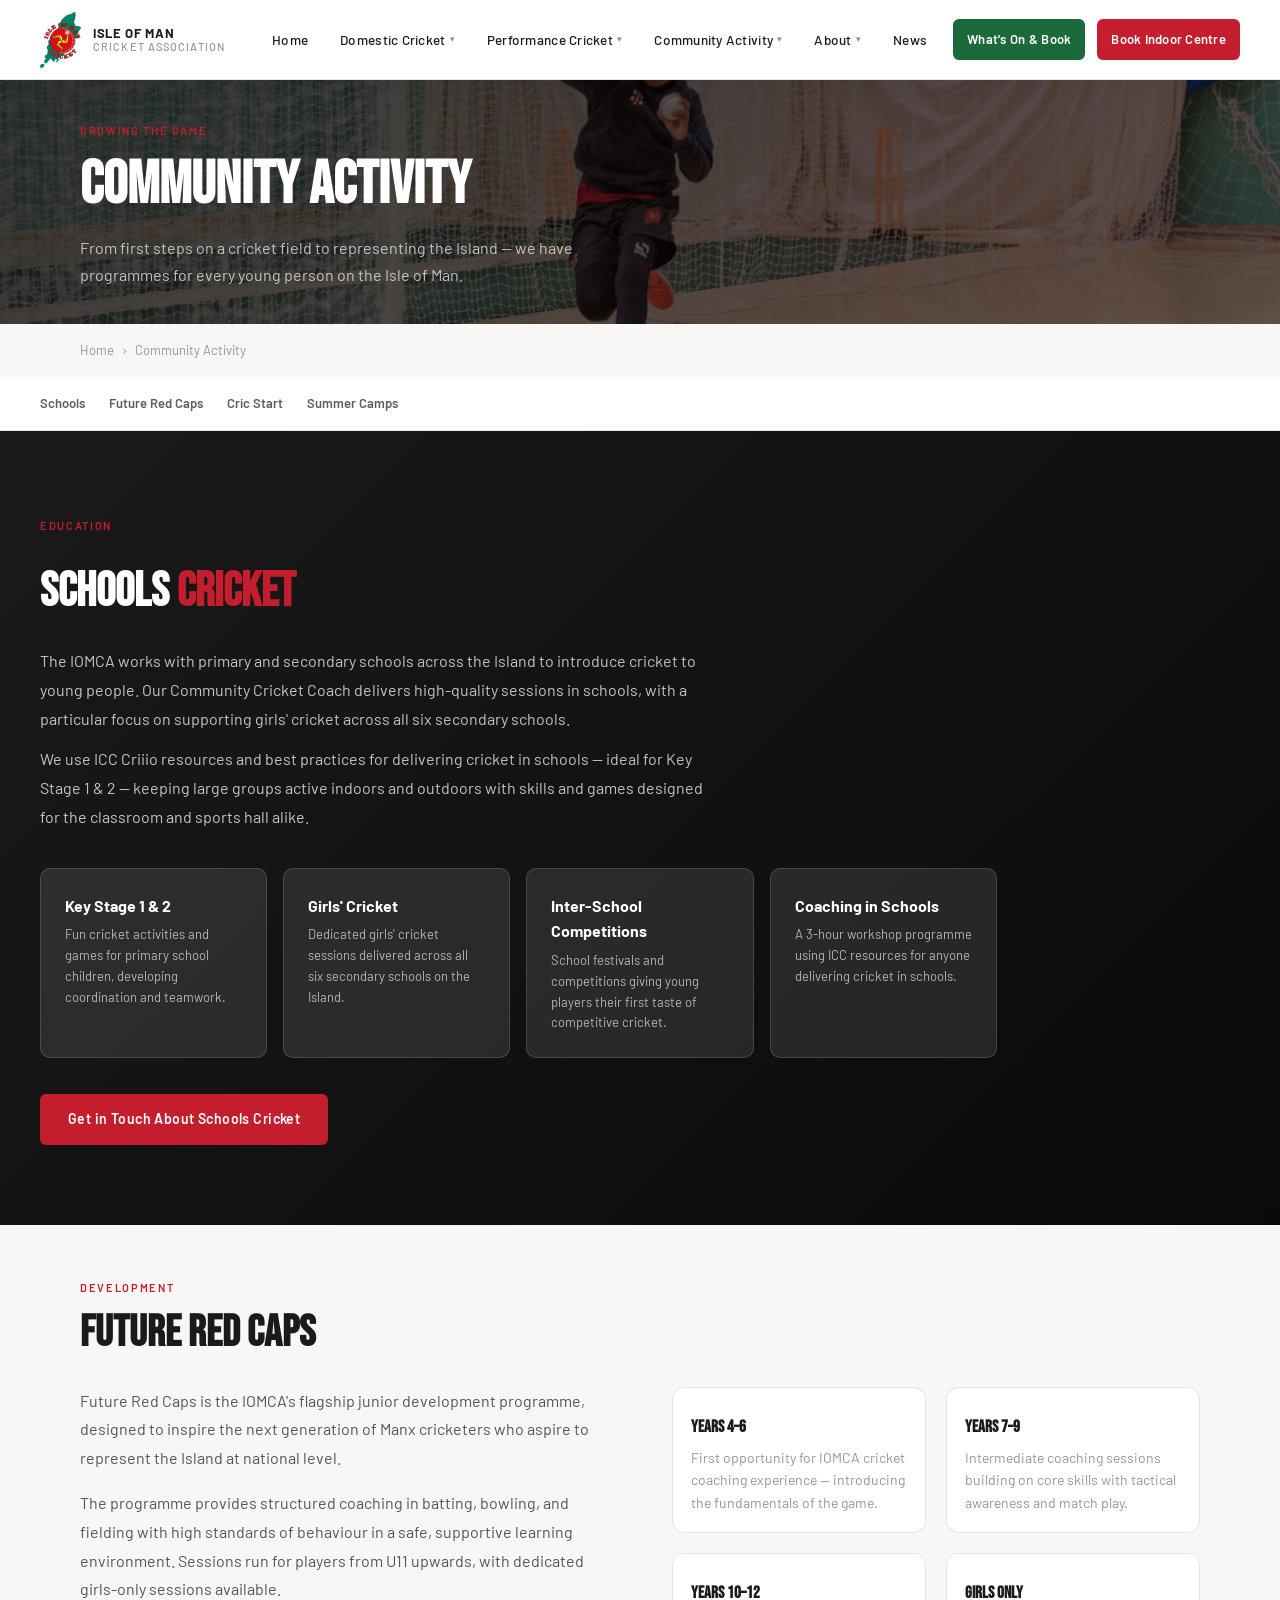
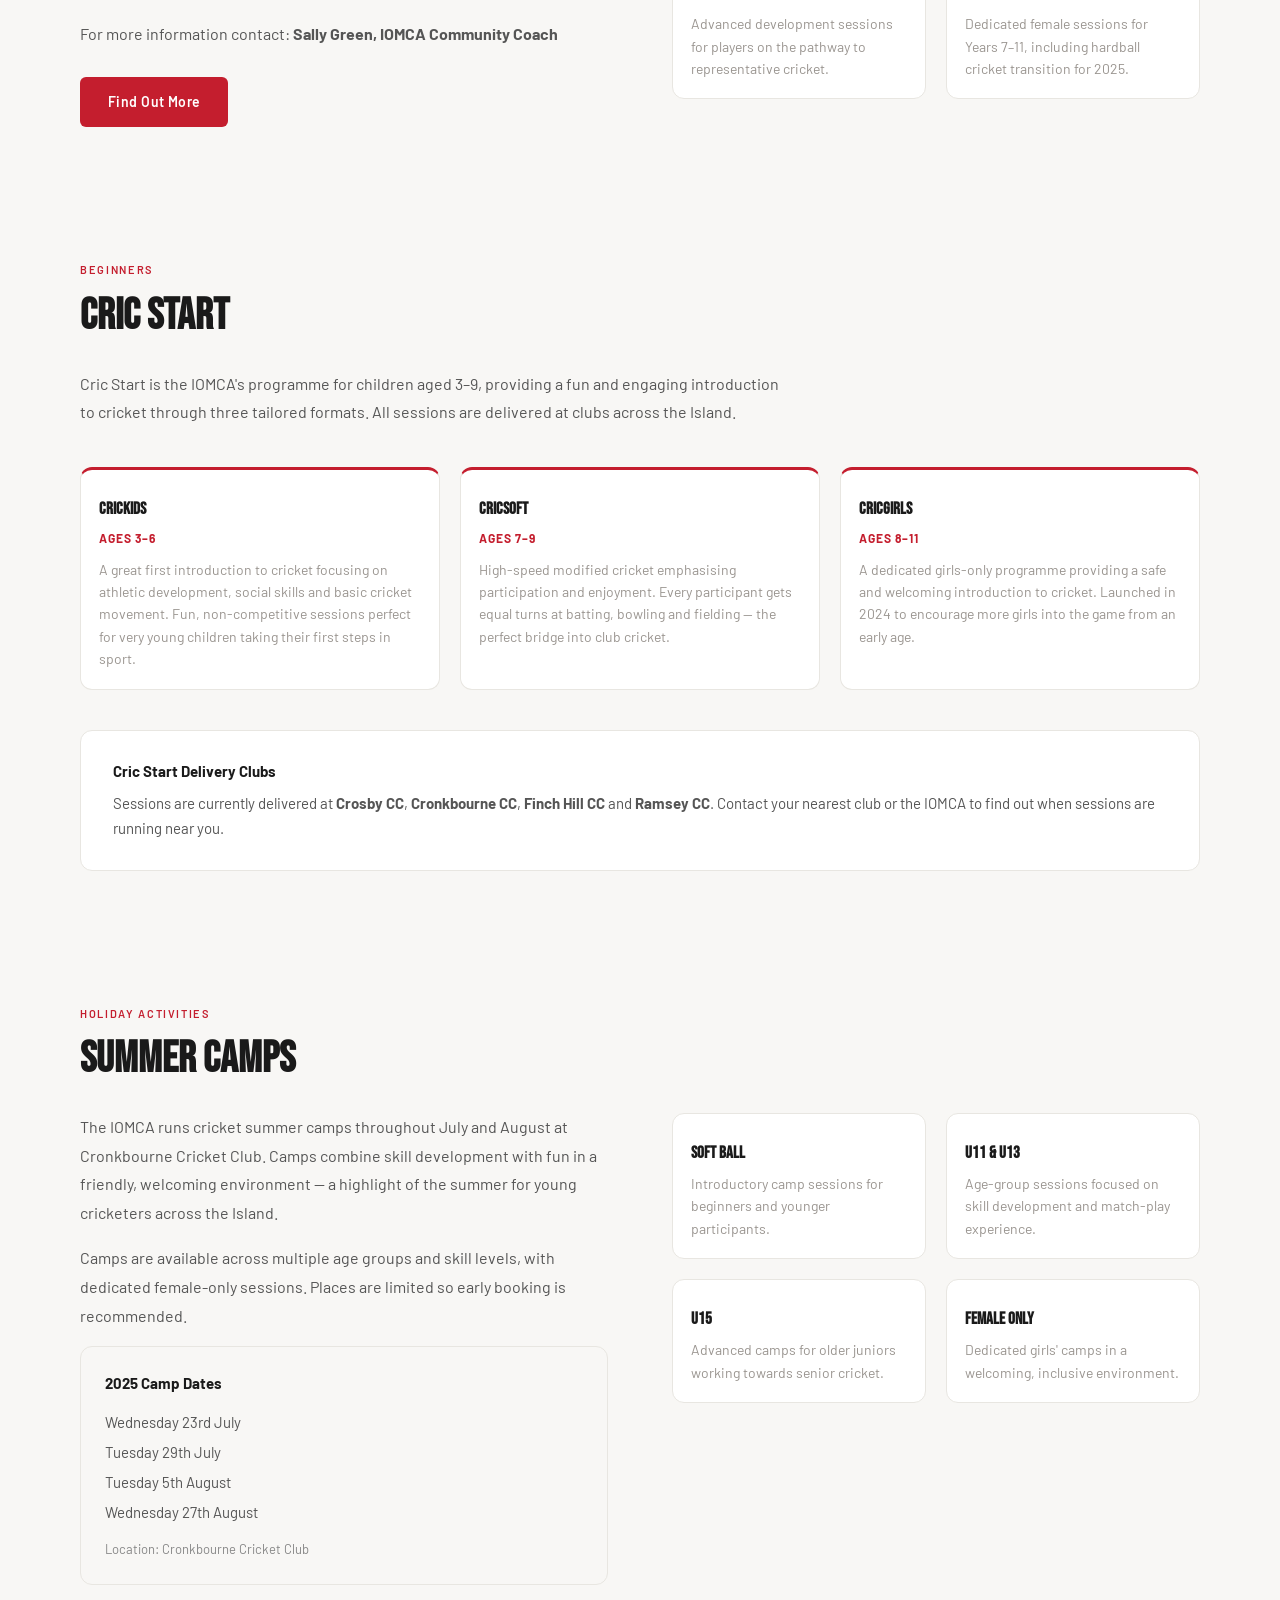
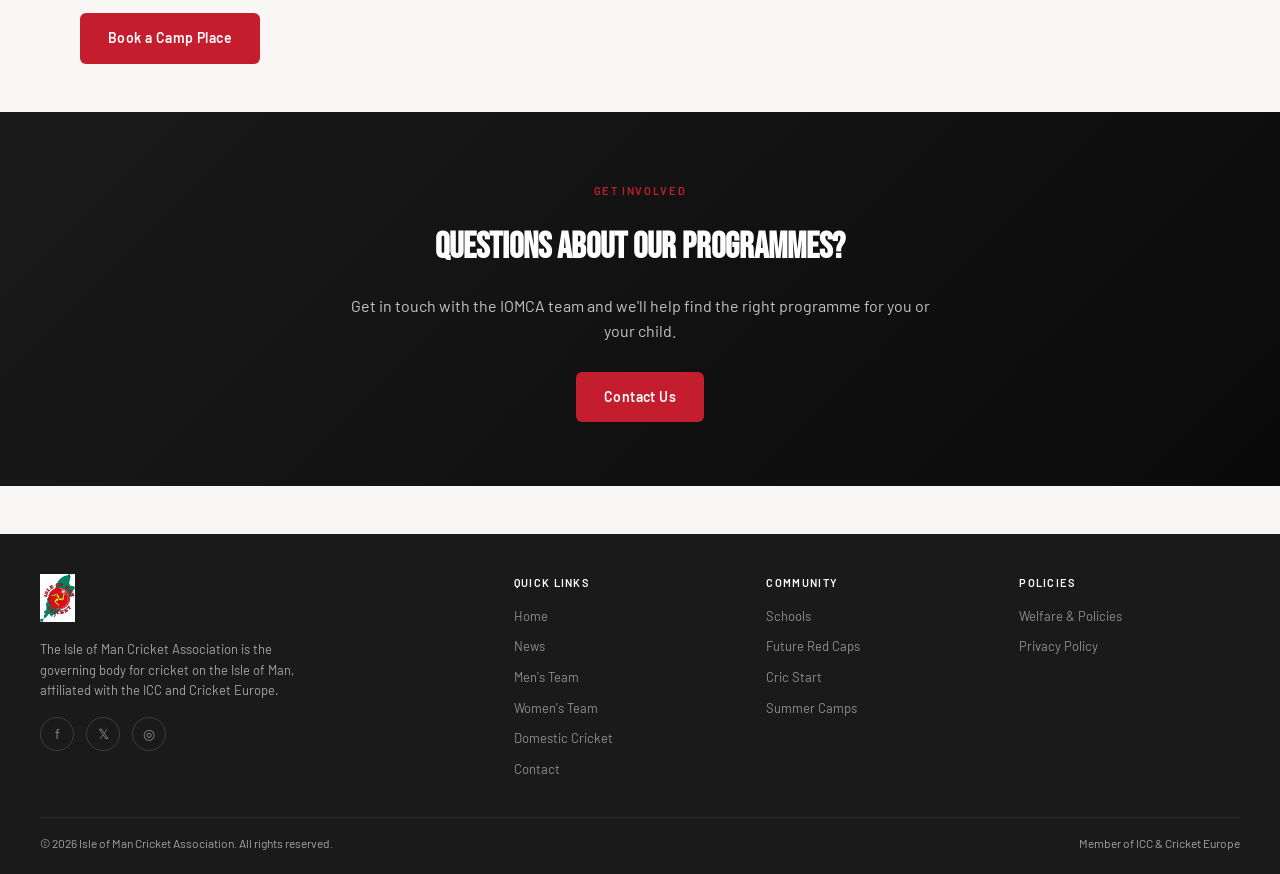
<file: community.html>
<!DOCTYPE html>
<html lang="en">
<head>
<meta charset="UTF-8">
<meta name="viewport" content="width=device-width, initial-scale=1.0">
<title>Community Activity — Isle of Man Cricket</title>
<link rel="stylesheet" href="css/style.css">
</head>
<body>

<!-- NAV -->
<nav id="main-nav">
<a href="index.html" class="nav-logo">
<img src="images/logo.png" alt="Isle of Man Cricket Association">
<div class="nav-logo-text">
<span class="org">Isle of Man</span>
<span class="country">Cricket Association</span>
</div>
</a>
<ul class="nav-links" id="nav-links">
<li><a href="index.html">Home</a></li>
<li>
<span>Domestic Cricket<span class="nav-caret">▾</span></span>
<ul class="nav-dropdown">
<li><a href="domestic.html#clubs">Find a Club</a></li>
<li><a href="get-involved.html#coaching">Coaching</a></li>
<li><a href="get-involved.html#umpiring">Umpiring</a></li>
</ul>
</li>
<li>
<span>Performance Cricket<span class="nav-caret">▾</span></span>
<ul class="nav-dropdown">
<li><a href="mens-team.html">Men's National Team</a></li>
<li><a href="womens-team.html">Women's National Team</a></li>
<li><a href="academy.html">Academy &amp; EPP</a></li>
<li><a href="roll-of-honour.html">Roll of Honour</a></li>
</ul>
</li>
<li>
<span class="active">Community Activity<span class="nav-caret">▾</span></span>
<ul class="nav-dropdown">
<li><a href="community.html#schools">Schools</a></li>
<li><a href="community.html#future-red-caps">Future Red Caps</a></li>
<li><a href="community.html#cricstart">Cric Start</a></li>
<li><a href="community.html#camps">Summer Camps</a></li>
</ul>
</li>
<li>
<span>About<span class="nav-caret">▾</span></span>
<ul class="nav-dropdown">
<li><a href="about.html">About IOMCA</a></li>
<li><a href="about.html#committees">Committees</a></li>
<li><a href="about.html#policies">Welfare &amp; Policies</a></li>
<li><a href="partners.html">Partners</a></li>
<li><a href="contact.html">Contact Us</a></li>
</ul>
</li>
<li><a href="news.html">News</a></li>
<li><a href="whats-on.html" class="nav-whats-on-btn">What's On &amp; Book</a></li>
<li><a href="https://booking.iomcricket.co.uk/" class="nav-store-btn" target="_blank">Book Indoor Centre</a></li>
</ul>
<div class="hamburger" id="hamburger"><span></span><span></span><span></span></div>
</nav>

<!-- PAGE HERO -->
<div class="page-hero" style="background-image:url('images/Child Indoor.jpg')">
<div class="page-hero-content">
<div class="page-hero-label">Growing the Game</div>
<h1>Community Activity</h1>
<p>From first steps on a cricket field to representing the Island — we have programmes for every young person on the Isle of Man.</p>
</div>
</div>

<div class="breadcrumb"><a href="index.html">Home</a><span>›</span>Community Activity</div>

<!-- QUICK LINKS -->
<div style="background:var(--white);border-bottom:1px solid var(--light-grey);padding:16px 40px">
<div style="max-width:1200px;margin:0 auto;display:flex;gap:24px;flex-wrap:wrap">
<a href="#schools" style="font-size:13px;font-weight:600;color:var(--dark);text-decoration:none;opacity:0.7">Schools</a>
<a href="#future-red-caps" style="font-size:13px;font-weight:600;color:var(--dark);text-decoration:none;opacity:0.7">Future Red Caps</a>
<a href="#cricstart" style="font-size:13px;font-weight:600;color:var(--dark);text-decoration:none;opacity:0.7">Cric Start</a>
<a href="#camps" style="font-size:13px;font-weight:600;color:var(--dark);text-decoration:none;opacity:0.7">Summer Camps</a>
</div>
</div>

<!-- SCHOOLS -->
<div style="background:linear-gradient(135deg,var(--green),#0a0a0a);padding:80px 40px" id="schools">
<div style="max-width:1200px;margin:0 auto">
<div class="section-label" style="color:var(--gold)">Education</div>
<h2 style="font-family:'Bebas Neue',sans-serif;font-size:48px;font-weight:900;color:var(--white);margin:8px 0 16px">Schools <em style="font-style:normal;color:var(--gold)">Cricket</em></h2>
<p style="color:rgba(255,255,255,0.75);font-size:16px;margin-bottom:12px;max-width:680px;line-height:1.8">The IOMCA works with primary and secondary schools across the Island to introduce cricket to young people. Our Community Cricket Coach delivers high-quality sessions in schools, with a particular focus on supporting girls' cricket across all six secondary schools.</p>
<p style="color:rgba(255,255,255,0.75);font-size:16px;margin-bottom:36px;max-width:680px;line-height:1.8">We use ICC Criiio resources and best practices for delivering cricket in schools — ideal for Key Stage 1 &amp; 2 — keeping large groups active indoors and outdoors with skills and games designed for the classroom and sports hall alike.</p>
<div style="display:grid;grid-template-columns:repeat(auto-fill,minmax(220px,1fr));gap:16px;margin-bottom:36px">
<div style="background:rgba(255,255,255,0.1);border-radius:10px;padding:24px;border:1px solid rgba(255,255,255,0.15)">
<div style="font-weight:700;color:var(--white);font-size:16px;margin-bottom:6px">Key Stage 1 &amp; 2</div>
<div style="font-size:13px;color:rgba(255,255,255,0.65);line-height:1.6">Fun cricket activities and games for primary school children, developing coordination and teamwork.</div>
</div>
<div style="background:rgba(255,255,255,0.1);border-radius:10px;padding:24px;border:1px solid rgba(255,255,255,0.15)">
<div style="font-weight:700;color:var(--white);font-size:16px;margin-bottom:6px">Girls' Cricket</div>
<div style="font-size:13px;color:rgba(255,255,255,0.65);line-height:1.6">Dedicated girls' cricket sessions delivered across all six secondary schools on the Island.</div>
</div>
<div style="background:rgba(255,255,255,0.1);border-radius:10px;padding:24px;border:1px solid rgba(255,255,255,0.15)">
<div style="font-weight:700;color:var(--white);font-size:16px;margin-bottom:6px">Inter-School Competitions</div>
<div style="font-size:13px;color:rgba(255,255,255,0.65);line-height:1.6">School festivals and competitions giving young players their first taste of competitive cricket.</div>
</div>
<div style="background:rgba(255,255,255,0.1);border-radius:10px;padding:24px;border:1px solid rgba(255,255,255,0.15)">
<div style="font-weight:700;color:var(--white);font-size:16px;margin-bottom:6px">Coaching in Schools</div>
<div style="font-size:13px;color:rgba(255,255,255,0.65);line-height:1.6">A 3-hour workshop programme using ICC resources for anyone delivering cricket in schools.</div>
</div>
</div>
<a href="contact.html" class="btn-primary">Get in Touch About Schools Cricket</a>
</div>
</div>

<!-- FUTURE RED CAPS -->
<div class="section" id="future-red-caps">
<div class="section-header">
<div class="section-label">Development</div>
<h2 class="section-title">Future <em>Red Caps</em></h2>
</div>
<div style="display:grid;grid-template-columns:1fr 1fr;gap:64px;align-items:start">
<div>
<p style="font-size:16px;color:#555;line-height:1.8;margin-bottom:16px">Future Red Caps is the IOMCA's flagship junior development programme, designed to inspire the next generation of Manx cricketers who aspire to represent the Island at national level.</p>
<p style="font-size:16px;color:#555;line-height:1.8;margin-bottom:16px">The programme provides structured coaching in batting, bowling, and fielding with high standards of behaviour in a safe, supportive learning environment. Sessions run for players from U11 upwards, with dedicated girls-only sessions available.</p>
<p style="font-size:16px;color:#555;line-height:1.8;margin-bottom:28px">For more information contact: <strong>Sally Green, IOMCA Community Coach</strong></p>
<a href="contact.html" class="btn-primary">Find Out More</a>
</div>
<div class="cards-grid" style="grid-template-columns:1fr 1fr">
<div class="card" style="cursor:default">
<div class="card-icon"></div>
<div class="card-title">Years 4–6</div>
<div class="card-desc">First opportunity for IOMCA cricket coaching experience — introducing the fundamentals of the game.</div>
</div>
<div class="card" style="cursor:default">
<div class="card-icon"></div>
<div class="card-title">Years 7–9</div>
<div class="card-desc">Intermediate coaching sessions building on core skills with tactical awareness and match play.</div>
</div>
<div class="card" style="cursor:default">
<div class="card-icon"></div>
<div class="card-title">Years 10–12</div>
<div class="card-desc">Advanced development sessions for players on the pathway to representative cricket.</div>
</div>
<div class="card" style="cursor:default">
<div class="card-icon"></div>
<div class="card-title">Girls Only</div>
<div class="card-desc">Dedicated female sessions for Years 7–11, including hardball cricket transition for 2025.</div>
</div>
</div>
</div>
</div>

<!-- CRIC START -->
<div style="background:var(--off-white);padding:80px 0" id="cricstart">
<div class="section" style="padding-top:0;padding-bottom:0">
<div class="section-header">
<div class="section-label">Beginners</div>
<h2 class="section-title">Cric <em>Start</em></h2>
</div>
<p style="font-size:16px;color:#555;line-height:1.8;margin-bottom:40px;max-width:700px">Cric Start is the IOMCA's programme for children aged 3–9, providing a fun and engaging introduction to cricket through three tailored formats. All sessions are delivered at clubs across the Island.</p>
<div class="cards-grid" style="grid-template-columns:repeat(3,1fr)">
<div class="card" style="cursor:default;border-top:3px solid var(--red)">
<div class="card-icon"></div>
<div class="card-title">CricKids</div>
<div style="font-size:12px;font-weight:700;color:var(--red);text-transform:uppercase;letter-spacing:1px;margin-bottom:10px">Ages 3–6</div>
<div class="card-desc">A great first introduction to cricket focusing on athletic development, social skills and basic cricket movement. Fun, non-competitive sessions perfect for very young children taking their first steps in sport.</div>
</div>
<div class="card" style="cursor:default;border-top:3px solid var(--red)">
<div class="card-icon"></div>
<div class="card-title">CricSoft</div>
<div style="font-size:12px;font-weight:700;color:var(--red);text-transform:uppercase;letter-spacing:1px;margin-bottom:10px">Ages 7–9</div>
<div class="card-desc">High-speed modified cricket emphasising participation and enjoyment. Every participant gets equal turns at batting, bowling and fielding — the perfect bridge into club cricket.</div>
</div>
<div class="card" style="cursor:default;border-top:3px solid var(--red)">
<div class="card-icon"></div>
<div class="card-title">CricGirls</div>
<div style="font-size:12px;font-weight:700;color:var(--red);text-transform:uppercase;letter-spacing:1px;margin-bottom:10px">Ages 8–11</div>
<div class="card-desc">A dedicated girls-only programme providing a safe and welcoming introduction to cricket. Launched in 2024 to encourage more girls into the game from an early age.</div>
</div>
</div>
<div style="margin-top:40px;padding:28px 32px;background:var(--white);border-radius:12px;border:1px solid var(--light-grey)">
<div style="font-weight:700;font-size:15px;margin-bottom:8px">Cric Start Delivery Clubs</div>
<p style="color:#555;font-size:15px;line-height:1.7">Sessions are currently delivered at <strong>Crosby CC</strong>, <strong>Cronkbourne CC</strong>, <strong>Finch Hill CC</strong> and <strong>Ramsey CC</strong>. Contact your nearest club or the IOMCA to find out when sessions are running near you.</p>
</div>
</div>
</div>

<!-- SUMMER CAMPS -->
<div class="section" id="camps">
<div class="section-header">
<div class="section-label">Holiday Activities</div>
<h2 class="section-title">Summer <em>Camps</em></h2>
</div>
<div style="display:grid;grid-template-columns:1fr 1fr;gap:64px;align-items:start">
<div>
<p style="font-size:16px;color:#555;line-height:1.8;margin-bottom:16px">The IOMCA runs cricket summer camps throughout July and August at Cronkbourne Cricket Club. Camps combine skill development with fun in a friendly, welcoming environment — a highlight of the summer for young cricketers across the Island.</p>
<p style="font-size:16px;color:#555;line-height:1.8;margin-bottom:16px">Camps are available across multiple age groups and skill levels, with dedicated female-only sessions. Places are limited so early booking is recommended.</p>
<div style="background:var(--off-white);border-radius:12px;padding:24px;margin-bottom:28px;border:1px solid var(--light-grey)">
<div style="font-weight:700;font-size:15px;margin-bottom:12px">2025 Camp Dates</div>
<ul style="color:#555;font-size:15px;line-height:2;list-style:none;padding:0;margin:0">
<li>Wednesday 23rd July</li>
<li>Tuesday 29th July</li>
<li>Tuesday 5th August</li>
<li>Wednesday 27th August</li>
</ul>
<div style="margin-top:12px;font-size:13px;color:#888">Location: Cronkbourne Cricket Club</div>
</div>
<a href="mailto:iomca@iomca.im" class="btn-primary">Book a Camp Place</a>
</div>
<div class="cards-grid" style="grid-template-columns:1fr 1fr">
<div class="card" style="cursor:default">
<div class="card-icon"></div>
<div class="card-title">Soft Ball</div>
<div class="card-desc">Introductory camp sessions for beginners and younger participants.</div>
</div>
<div class="card" style="cursor:default">
<div class="card-icon"></div>
<div class="card-title">U11 &amp; U13</div>
<div class="card-desc">Age-group sessions focused on skill development and match-play experience.</div>
</div>
<div class="card" style="cursor:default">
<div class="card-icon"></div>
<div class="card-title">U15</div>
<div class="card-desc">Advanced camps for older juniors working towards senior cricket.</div>
</div>
<div class="card" style="cursor:default">
<div class="card-icon"></div>
<div class="card-title">Female Only</div>
<div class="card-desc">Dedicated girls' camps in a welcoming, inclusive environment.</div>
</div>
</div>
</div>
</div>

<!-- CONTACT CTA -->
<div style="background:linear-gradient(135deg,var(--green),#0a0a0a);padding:64px 40px;text-align:center">
<div style="max-width:600px;margin:0 auto">
<div class="section-label" style="color:var(--gold)">Get Involved</div>
<h2 style="font-family:'Bebas Neue',sans-serif;font-size:36px;font-weight:900;color:var(--white);margin:8px 0 16px">Questions About Our Programmes?</h2>
<p style="color:rgba(255,255,255,0.75);font-size:16px;margin-bottom:28px">Get in touch with the IOMCA team and we'll help find the right programme for you or your child.</p>
<a href="contact.html" class="btn-primary">Contact Us</a>
</div>
</div>

<!-- FOOTER -->
<footer>
<div class="footer-inner">
<div class="footer-brand">
<img src="images/logo.png" alt="Isle of Man Cricket Association">
<p>The Isle of Man Cricket Association is the governing body for cricket on the Isle of Man, affiliated with the ICC and Cricket Europe.</p>
<div class="footer-socials" style="margin-top:16px">
<a href="#" title="Facebook">f</a>
<a href="#" title="Twitter">𝕏</a>
<a href="#" title="Instagram">◎</a>
</div>
</div>
<div class="footer-col">
<h4>Quick Links</h4>
<ul>
<li><a href="index.html">Home</a></li>
<li><a href="news.html">News</a></li>
<li><a href="mens-team.html">Men's Team</a></li>
<li><a href="womens-team.html">Women's Team</a></li>
<li><a href="domestic.html">Domestic Cricket</a></li>
<li><a href="contact.html">Contact</a></li>
</ul>
</div>
<div class="footer-col">
<h4>Community</h4>
<ul>
<li><a href="community.html#schools">Schools</a></li>
<li><a href="community.html#future-red-caps">Future Red Caps</a></li>
<li><a href="community.html#cricstart">Cric Start</a></li>
<li><a href="community.html#camps">Summer Camps</a></li>
</ul>
</div>
<div class="footer-col">
<h4>Policies</h4>
<ul>
<li><a href="about.html#policies">Welfare &amp; Policies</a></li>
<li><a href="about.html#privacy">Privacy Policy</a></li>
</ul>
</div>
</div>
<div class="footer-bottom">
<span>© 2026 Isle of Man Cricket Association. All rights reserved.</span>
<span>Member of ICC &amp; Cricket Europe</span>
</div>
</footer>

<script>
  document.getElementById('hamburger').addEventListener('click', () => {
    document.getElementById('nav-links').classList.toggle('open');
  });
</script>
</body>
</html>
</file>
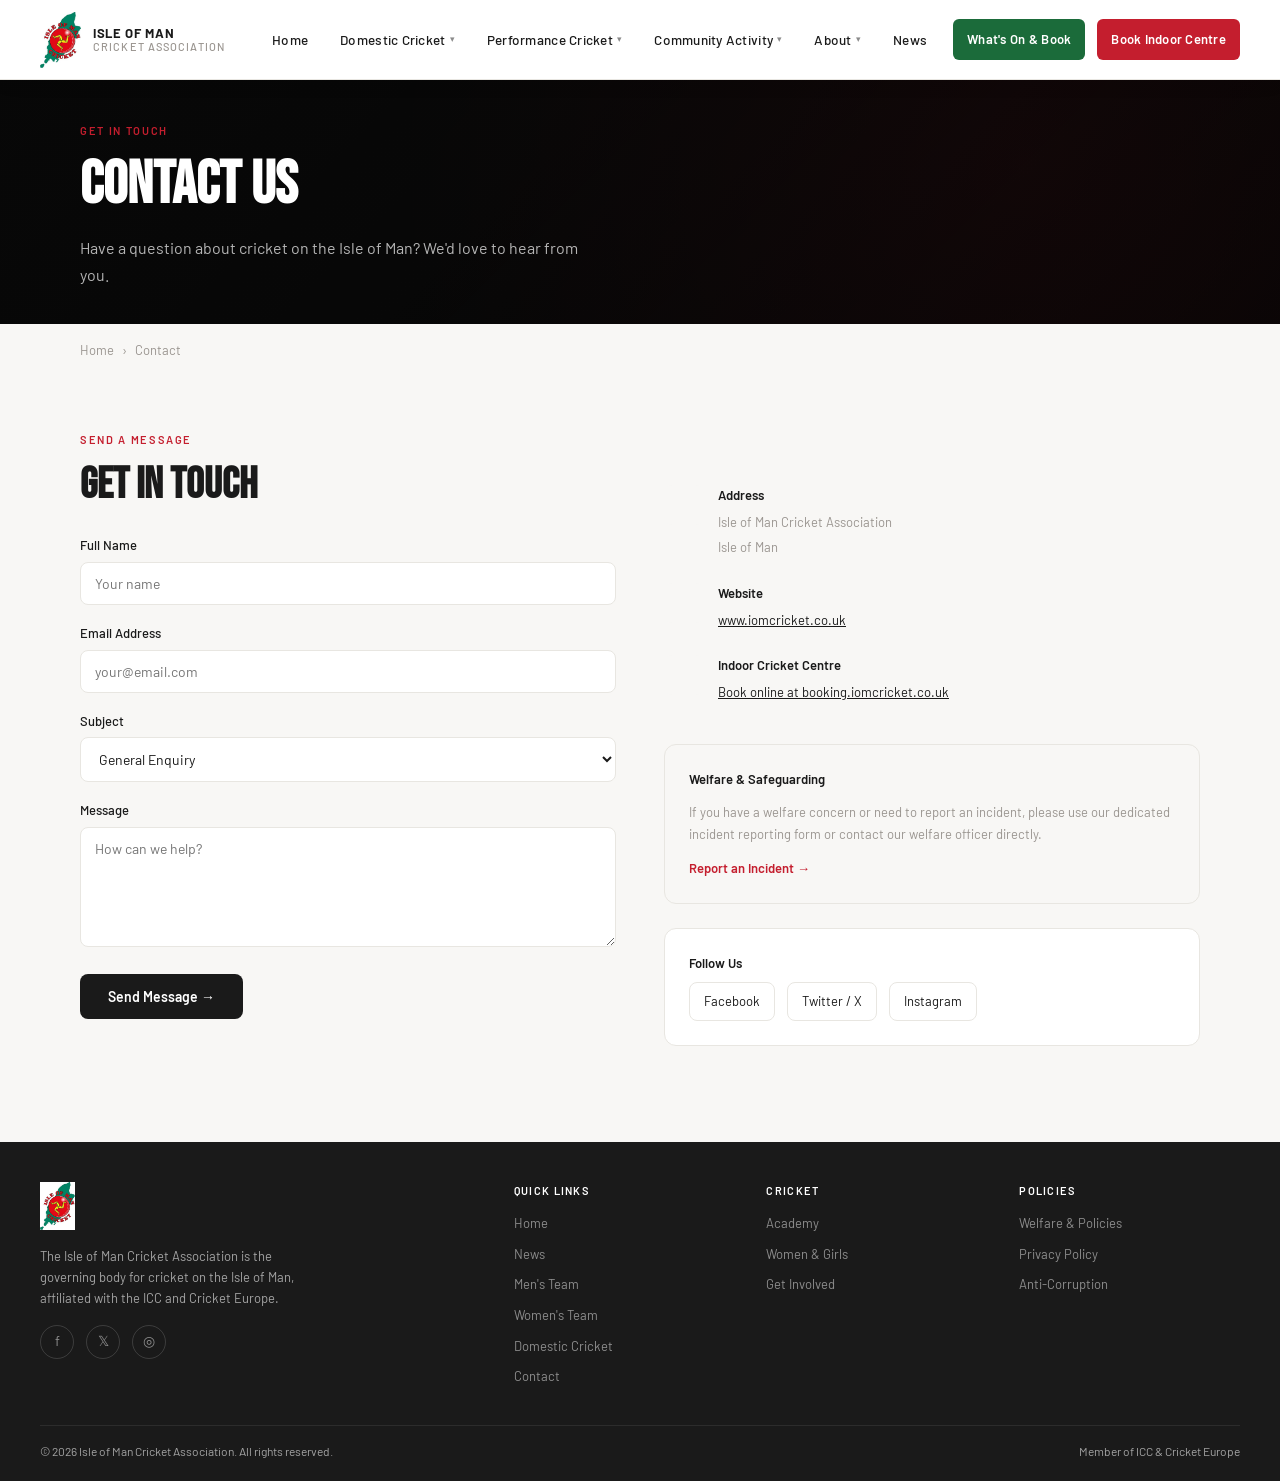
<file: contact.html>
<!DOCTYPE html>
<html lang="en">
<head>
<meta charset="UTF-8">
<meta name="viewport" content="width=device-width, initial-scale=1.0">
<title>Contact — Isle of Man Cricket</title>
<link rel="stylesheet" href="css/style.css">
</head>
<body>

<!-- NAV -->
<nav id="main-nav">
<a href="index.html" class="nav-logo">
<img src="images/logo.png" alt="Isle of Man Cricket Association">
<div class="nav-logo-text">
<span class="org">Isle of Man</span>
<span class="country">Cricket Association</span>
</div>
</a>
<ul class="nav-links" id="nav-links">
<li><a href="index.html">Home</a></li>
<li>
<span>Domestic Cricket<span class="nav-caret">▾</span></span>
<ul class="nav-dropdown">
<li><a href="domestic.html#clubs">Find a Club</a></li>
<li><a href="get-involved.html#coaching">Coaching</a></li>
<li><a href="get-involved.html#umpiring">Umpiring</a></li>
</ul>
</li>
<li>
<span>Performance Cricket<span class="nav-caret">▾</span></span>
<ul class="nav-dropdown">
<li><a href="mens-team.html">Men's National Team</a></li>
<li><a href="womens-team.html">Women's National Team</a></li>
<li><a href="academy.html">Academy &amp; EPP</a></li>
<li><a href="roll-of-honour.html">Roll of Honour</a></li>
</ul>
</li>
<li>
<span>Community Activity<span class="nav-caret">▾</span></span>
<ul class="nav-dropdown">
<li><a href="community.html#schools">Schools</a></li>
<li><a href="community.html#future-red-caps">Future Red Caps</a></li>
<li><a href="community.html#cricstart">Cric Start</a></li>
<li><a href="community.html#camps">Summer Camps</a></li>
</ul>
</li>
<li>
<span class="active">About<span class="nav-caret">▾</span></span>
<ul class="nav-dropdown">
<li><a href="about.html">About IOMCA</a></li>
<li><a href="about.html#committees">Committees</a></li>
<li><a href="about.html#policies">Welfare &amp; Policies</a></li>
<li><a href="partners.html">Partners</a></li>
<li><a href="contact.html">Contact Us</a></li>
</ul>
</li>
<li><a href="news.html">News</a></li>
<li><a href="whats-on.html" class="nav-whats-on-btn">What's On &amp; Book</a></li>
<li><a href="https://booking.iomcricket.co.uk/" class="nav-store-btn" target="_blank">Book Indoor Centre</a></li>
</ul>
<div class="hamburger" id="hamburger"><span></span><span></span><span></span></div>
</nav>

<!-- PAGE HERO -->
<div class="page-hero">
<div class="page-hero-content">
<div class="page-hero-label">Get In Touch</div>
<h1>Contact Us</h1>
<p>Have a question about cricket on the Isle of Man? We'd love to hear from you.</p>
</div>
</div>

<div class="breadcrumb"><a href="index.html">Home</a><span>›</span>Contact</div>

<div class="section">
<div class="contact-grid">
<!-- FORM -->
<div>
<div class="section-label">Send a message</div>
<h2 class="section-title" style="margin-bottom:24px">Get in <em>Touch</em></h2>
<div class="contact-form">
<label for="name">Full Name</label>
<input type="text" id="name" placeholder="Your name">

<label for="email">Email Address</label>
<input type="email" id="email" placeholder="your@email.com">

<label for="subject">Subject</label>
<select id="subject">
<option>General Enquiry</option>
<option>Playing Cricket</option>
<option>Coaching & Volunteering</option>
<option>Schools Cricket</option>
<option>Media / Press</option>
<option>Sponsorship & Partnerships</option>
<option>Welfare & Safeguarding</option>
<option>Other</option>
</select>

<label for="message">Message</label>
<textarea id="message" placeholder="How can we help?"></textarea>

<button type="button" onclick="submitForm()">Send Message →</button>
<div id="form-feedback" style="margin-top:12px;font-size:14px;display:none"></div>
</div>
</div>

<!-- INFO -->
<div class="contact-info-block" style="margin-top:60px">
<div class="contact-detail">
<div class="icon"></div>
<div class="text">
<strong>Address</strong>
<span>Isle of Man Cricket Association<br>Isle of Man</span>
</div>
</div>
<div class="contact-detail">
<div class="icon"></div>
<div class="text">
<strong>Website</strong>
<span><a href="https://www.iomcricket.co.uk" style="color:var(--green)">www.iomcricket.co.uk</a></span>
</div>
</div>
<div class="contact-detail">
<div class="icon"></div>
<div class="text">
<strong>Indoor Cricket Centre</strong>
<span><a href="https://booking.iomcricket.co.uk" style="color:var(--green)">Book online at booking.iomcricket.co.uk</a></span>
</div>
</div>
<div style="margin-top:16px;padding:24px;background:var(--off-white);border-radius:12px;border:1px solid var(--light-grey)">
<div style="font-size:13px;font-weight:600;color:var(--dark);margin-bottom:12px">Welfare & Safeguarding</div>
<div style="font-size:13px;color:var(--mid-grey);line-height:1.7">
          If you have a welfare concern or need to report an incident, please use our dedicated incident reporting form or contact our welfare officer directly.
</div>
<a href="https://www.iomcricket.co.uk/iomca-incident-reporting-form.html" style="display:inline-block;margin-top:12px;font-size:13px;font-weight:600;color:var(--red);text-decoration:none" target="_blank">Report an Incident →</a>
</div>
<div style="padding:24px;background:var(--white);border-radius:12px;border:1px solid var(--light-grey)">
<div style="font-size:13px;font-weight:600;color:var(--dark);margin-bottom:8px">Follow Us</div>
<div style="display:flex;gap:12px;margin-top:8px">
<a href="#" style="padding:8px 14px;border:1.5px solid var(--light-grey);border-radius:8px;font-size:13px;color:var(--dark);text-decoration:none;transition:all 0.2s">Facebook</a>
<a href="#" style="padding:8px 14px;border:1.5px solid var(--light-grey);border-radius:8px;font-size:13px;color:var(--dark);text-decoration:none">Twitter / X</a>
<a href="#" style="padding:8px 14px;border:1.5px solid var(--light-grey);border-radius:8px;font-size:13px;color:var(--dark);text-decoration:none">Instagram</a>
</div>
</div>
</div>
</div>
</div>

<!-- FOOTER -->
<footer>
<div class="footer-inner">
<div class="footer-brand">
<img src="images/logo.png" alt="Isle of Man Cricket Association">
<p>The Isle of Man Cricket Association is the governing body for cricket on the Isle of Man, affiliated with the ICC and Cricket Europe.</p>
<div class="footer-socials" style="margin-top:16px">
<a href="#" title="Facebook">f</a>
<a href="#" title="Twitter">𝕏</a>
<a href="#" title="Instagram">◎</a>
</div>
</div>
<div class="footer-col">
<h4>Quick Links</h4>
<ul>
<li><a href="index.html">Home</a></li>
<li><a href="news.html">News</a></li>
<li><a href="mens-team.html">Men's Team</a></li>
<li><a href="womens-team.html">Women's Team</a></li>
<li><a href="domestic.html">Domestic Cricket</a></li>
<li><a href="contact.html">Contact</a></li>
</ul>
</div>
<div class="footer-col">
<h4>Cricket</h4>
<ul>
<li><a href="academy.html">Academy</a></li>
<li><a href="women-girls.html">Women & Girls</a></li>
<li><a href="get-involved.html">Get Involved</a></li>
</ul>
</div>
<div class="footer-col">
<h4>Policies</h4>
<ul>
<li><a href="about.html#policies">Welfare & Policies</a></li>
<li><a href="about.html#privacy">Privacy Policy</a></li>
<li><a href="about.html#anticorruption">Anti-Corruption</a></li>
</ul>
</div>
</div>
<div class="footer-bottom">
<span>© 2026 Isle of Man Cricket Association. All rights reserved.</span>
<span>Member of ICC & Cricket Europe</span>
</div>
</footer>

<script>
  document.getElementById('hamburger').addEventListener('click', () =>{
    document.getElementById('nav-links').classList.toggle('open');
  });

  function submitForm() {
    const name = document.getElementById('name').value.trim();
    const email = document.getElementById('email').value.trim();
    const message = document.getElementById('message').value.trim();
    const fb = document.getElementById('form-feedback');

    if (!name || !email || !message) {
      fb.style.display = 'block';
      fb.style.color = 'var(--red)';
      fb.textContent = 'Please fill in all required fields.';
      return;
    }

    fb.style.display = 'block';
    fb.style.color = 'var(--green)';
    fb.textContent = '✓ Thank you! Your message has been sent. We\'ll be in touch shortly.';
  }
</script>
</body>
</html>
</file>
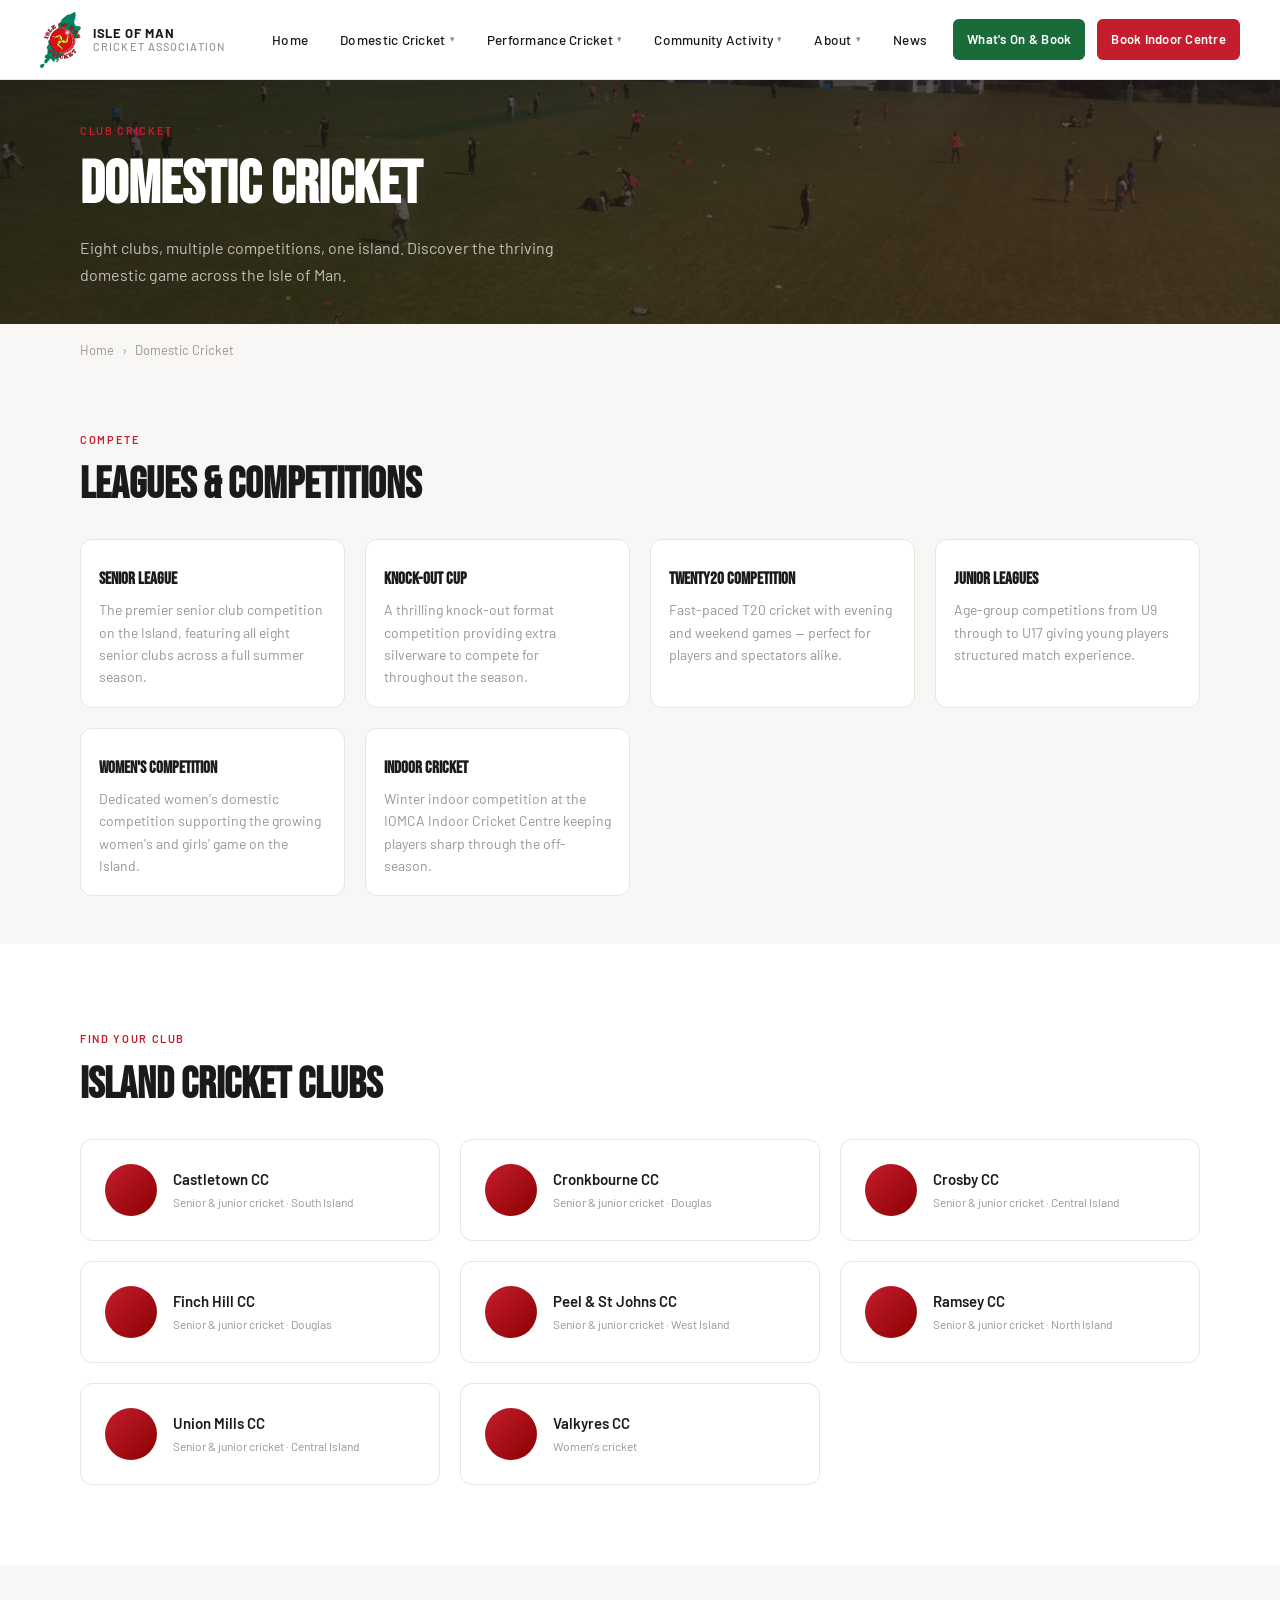
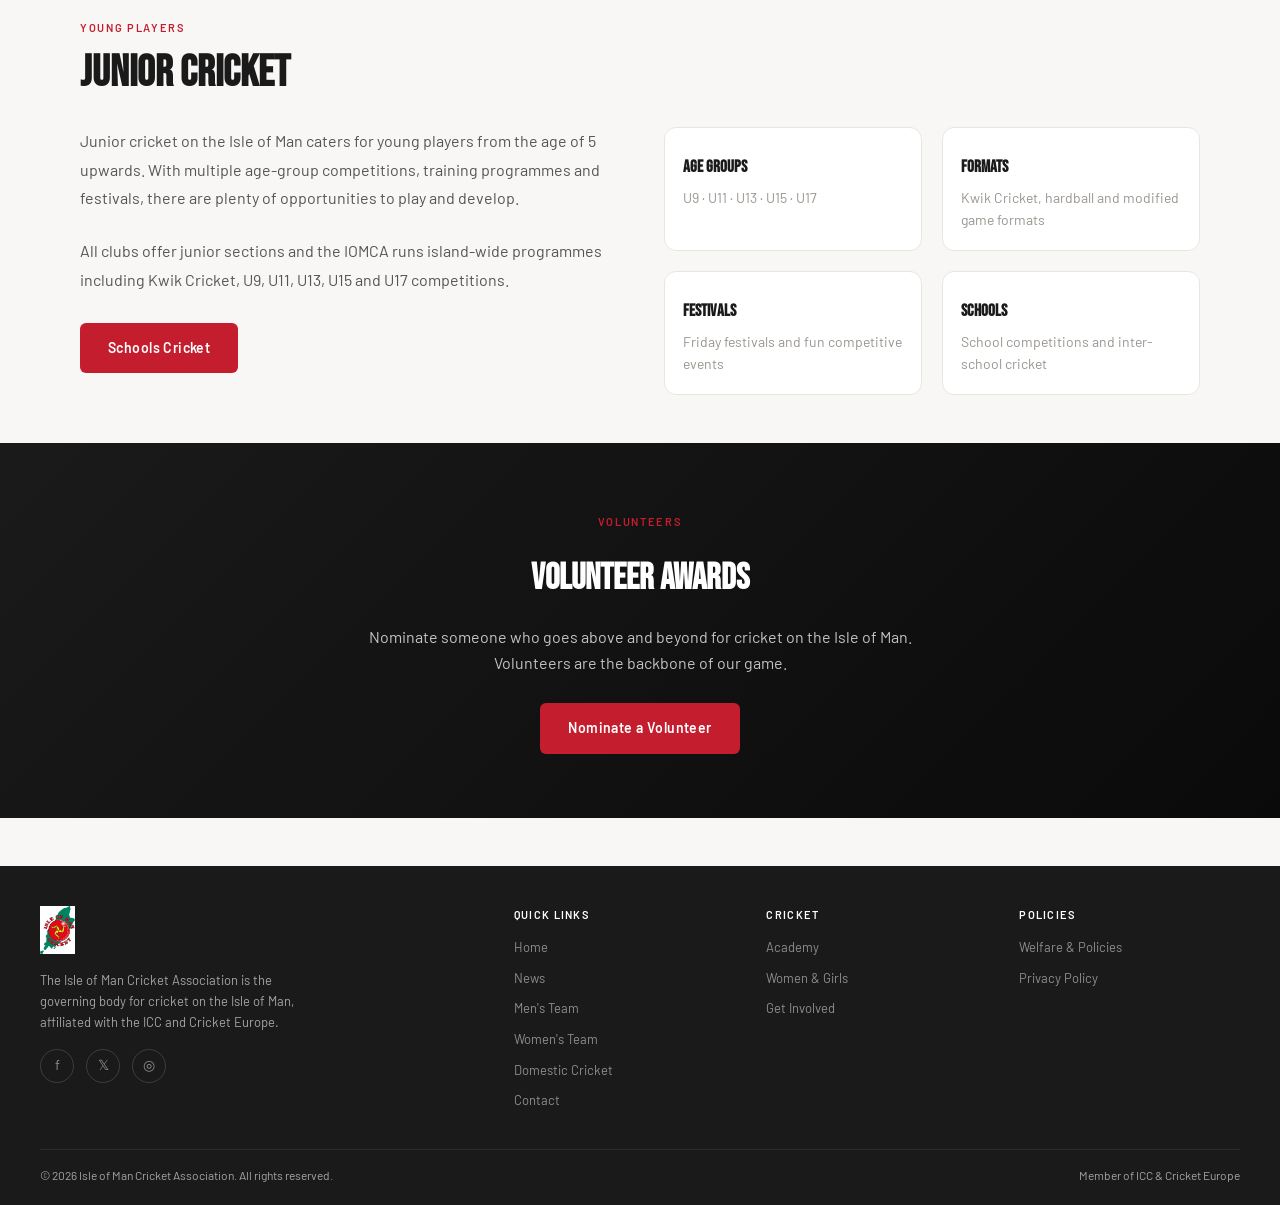
<file: domestic.html>
<!DOCTYPE html>
<html lang="en">
<head>
<meta charset="UTF-8">
<meta name="viewport" content="width=device-width, initial-scale=1.0">
<title>Domestic Cricket — Isle of Man Cricket</title>
<link rel="stylesheet" href="css/style.css">
</head>
<body>

<!-- NAV -->
<nav id="main-nav">
<a href="index.html" class="nav-logo">
<img src="images/logo.png" alt="Isle of Man Cricket Association">
<div class="nav-logo-text">
<span class="org">Isle of Man</span>
<span class="country">Cricket Association</span>
</div>
</a>
<ul class="nav-links" id="nav-links">
<li><a href="index.html">Home</a></li>
<li>
<span class="active">Domestic Cricket<span class="nav-caret">▾</span></span>
<ul class="nav-dropdown">
<li><a href="domestic.html#clubs">Find a Club</a></li>
<li><a href="get-involved.html#coaching">Coaching</a></li>
<li><a href="get-involved.html#umpiring">Umpiring</a></li>
</ul>
</li>
<li>
<span>Performance Cricket<span class="nav-caret">▾</span></span>
<ul class="nav-dropdown">
<li><a href="mens-team.html">Men's National Team</a></li>
<li><a href="womens-team.html">Women's National Team</a></li>
<li><a href="academy.html">Academy &amp; EPP</a></li>
<li><a href="roll-of-honour.html">Roll of Honour</a></li>
</ul>
</li>
<li>
<span>Community Activity<span class="nav-caret">▾</span></span>
<ul class="nav-dropdown">
<li><a href="community.html#schools">Schools</a></li>
<li><a href="community.html#future-red-caps">Future Red Caps</a></li>
<li><a href="community.html#cricstart">Cric Start</a></li>
<li><a href="community.html#camps">Summer Camps</a></li>
</ul>
</li>
<li>
<span>About<span class="nav-caret">▾</span></span>
<ul class="nav-dropdown">
<li><a href="about.html">About IOMCA</a></li>
<li><a href="about.html#committees">Committees</a></li>
<li><a href="about.html#policies">Welfare &amp; Policies</a></li>
<li><a href="partners.html">Partners</a></li>
<li><a href="contact.html">Contact Us</a></li>
</ul>
</li>
<li><a href="news.html">News</a></li>
<li><a href="whats-on.html" class="nav-whats-on-btn">What's On &amp; Book</a></li>
<li><a href="https://booking.iomcricket.co.uk/" class="nav-store-btn" target="_blank">Book Indoor Centre</a></li>
</ul>
<div class="hamburger" id="hamburger"><span></span><span></span><span></span></div>
</nav>

<!-- PAGE HERO -->
<div class="page-hero" style="background-image:url('images/Outdoor Cricket.jpg')">
<div class="page-hero-content">
<div class="page-hero-label">Club Cricket</div>
<h1>Domestic Cricket</h1>
<p>Eight clubs, multiple competitions, one island. Discover the thriving domestic game across the Isle of Man.</p>
</div>
</div>

<!-- BREADCRUMB -->
<div class="breadcrumb">
<a href="index.html">Home</a><span>›</span>Domestic Cricket
</div>

<!-- LEAGUES -->
<div class="section" id="leagues">
<div class="section-header">
<div class="section-label">Compete</div>
<h2 class="section-title">Leagues & <em>Competitions</em></h2>
</div>
<div class="cards-grid">
<div class="card" style="cursor:default">
<div class="card-icon"></div>
<div class="card-title">Senior League</div>
<div class="card-desc">The premier senior club competition on the Island, featuring all eight senior clubs across a full summer season.</div>
</div>
<div class="card" style="cursor:default">
<div class="card-icon"></div>
<div class="card-title">Knock-out Cup</div>
<div class="card-desc">A thrilling knock-out format competition providing extra silverware to compete for throughout the season.</div>
</div>
<div class="card" style="cursor:default">
<div class="card-icon"></div>
<div class="card-title">Twenty20 Competition</div>
<div class="card-desc">Fast-paced T20 cricket with evening and weekend games — perfect for players and spectators alike.</div>
</div>
<div class="card" style="cursor:default">
<div class="card-icon"></div>
<div class="card-title">Junior Leagues</div>
<div class="card-desc">Age-group competitions from U9 through to U17 giving young players structured match experience.</div>
</div>
<div class="card" style="cursor:default">
<div class="card-icon"></div>
<div class="card-title">Women's Competition</div>
<div class="card-desc">Dedicated women's domestic competition supporting the growing women's and girls' game on the Island.</div>
</div>
<div class="card" style="cursor:default">
<div class="card-icon"></div>
<div class="card-title">Indoor Cricket</div>
<div class="card-desc">Winter indoor competition at the IOMCA Indoor Cricket Centre keeping players sharp through the off-season.</div>
</div>
</div>
</div>

<!-- CLUBS -->
<div style="background:var(--white);padding:80px 0" id="clubs">
<div class="section" style="padding-top:0;padding-bottom:0">
<div class="section-header">
<div class="section-label">Find Your Club</div>
<h2 class="section-title">Island <em>Cricket Clubs</em></h2>
</div>
<div class="clubs-grid">
<a href="https://www.castletowncc.org/" class="club-card" target="_blank">
<div class="club-logo"></div>
<div class="club-info">
<div class="name">Castletown CC</div>
<div class="desc">Senior & junior cricket · South Island</div>
</div>
</a>
<a href="http://www.cronkbourne.org.im/" class="club-card" target="_blank">
<div class="club-logo"></div>
<div class="club-info">
<div class="name">Cronkbourne CC</div>
<div class="desc">Senior & junior cricket · Douglas</div>
</div>
</a>
<a href="http://crosbycricketclub.co.uk/" class="club-card" target="_blank">
<div class="club-logo"></div>
<div class="club-info">
<div class="name">Crosby CC</div>
<div class="desc">Senior & junior cricket · Central Island</div>
</div>
</a>
<a href="https://finchhill.play-cricket.com/" class="club-card" target="_blank">
<div class="club-logo"></div>
<div class="club-info">
<div class="name">Finch Hill CC</div>
<div class="desc">Senior & junior cricket · Douglas</div>
</div>
</a>
<a href="http://peel.play-cricket.com/" class="club-card" target="_blank">
<div class="club-logo"></div>
<div class="club-info">
<div class="name">Peel & St Johns CC</div>
<div class="desc">Senior & junior cricket · West Island</div>
</div>
</a>
<a href="http://ramseycc.play-cricket.com/" class="club-card" target="_blank">
<div class="club-logo"></div>
<div class="club-info">
<div class="name">Ramsey CC</div>
<div class="desc">Senior & junior cricket · North Island</div>
</div>
</a>
<a href="https://unionmills.play-cricket.com/home" class="club-card" target="_blank">
<div class="club-logo"></div>
<div class="club-info">
<div class="name">Union Mills CC</div>
<div class="desc">Senior & junior cricket · Central Island</div>
</div>
</a>
<a href="http://valkyres.play-cricket.com" class="club-card" target="_blank">
<div class="club-logo"></div>
<div class="club-info">
<div class="name">Valkyres CC</div>
<div class="desc">Women's cricket</div>
</div>
</a>
</div>
</div>
</div>

<!-- JUNIOR CRICKET -->
<div class="section" id="junior">
<div class="section-header">
<div class="section-label">Young Players</div>
<h2 class="section-title">Junior <em>Cricket</em></h2>
</div>
<div style="display:grid;grid-template-columns:1fr 1fr;gap:48px;align-items:start">
<div>
<p style="font-size:16px;color:#555;line-height:1.8;margin-bottom:24px">
        Junior cricket on the Isle of Man caters for young players from the age of 5 upwards. With multiple age-group competitions, training programmes and festivals, there are plenty of opportunities to play and develop.
</p>
<p style="font-size:16px;color:#555;line-height:1.8;margin-bottom:28px">
        All clubs offer junior sections and the IOMCA runs island-wide programmes including Kwik Cricket, U9, U11, U13, U15 and U17 competitions.
</p>
<a href="get-involved.html#schools" class="btn-primary">Schools Cricket</a>
</div>
<div class="cards-grid" style="grid-template-columns:1fr 1fr">
<div class="card" style="cursor:default">
<div class="card-icon"></div>
<div class="card-title">Age Groups</div>
<div class="card-desc">U9 · U11 · U13 · U15 · U17</div>
</div>
<div class="card" style="cursor:default">
<div class="card-icon"></div>
<div class="card-title">Formats</div>
<div class="card-desc">Kwik Cricket, hardball and modified game formats</div>
</div>
<div class="card" style="cursor:default">
<div class="card-icon"></div>
<div class="card-title">Festivals</div>
<div class="card-desc">Friday festivals and fun competitive events</div>
</div>
<div class="card" style="cursor:default">
<div class="card-icon"></div>
<div class="card-title">Schools</div>
<div class="card-desc">School competitions and inter-school cricket</div>
</div>
</div>
</div>
</div>

<!-- VOLUNTEER -->
<div style="background:linear-gradient(135deg,var(--green),#0a0a0a);padding:64px 40px;text-align:center">
<div style="max-width:600px;margin:0 auto">
<div class="section-label" style="color:var(--gold)">Volunteers</div>
<h2 style="font-family:'Bebas Neue',sans-serif;font-size:36px;font-weight:900;color:var(--white);margin:8px 0 16px">Volunteer Awards</h2>
<p style="color:rgba(255,255,255,0.75);font-size:16px;margin-bottom:28px">Nominate someone who goes above and beyond for cricket on the Isle of Man. Volunteers are the backbone of our game.</p>
<a href="https://www.iomcricket.co.uk/volunteer-award-nominations.html" class="btn-primary" target="_blank">Nominate a Volunteer</a>
</div>
</div>

<!-- FOOTER -->
<footer>
<div class="footer-inner">
<div class="footer-brand">
<img src="images/logo.png" alt="Isle of Man Cricket Association">
<p>The Isle of Man Cricket Association is the governing body for cricket on the Isle of Man, affiliated with the ICC and Cricket Europe.</p>
<div class="footer-socials" style="margin-top:16px">
<a href="#" title="Facebook">f</a>
<a href="#" title="Twitter">𝕏</a>
<a href="#" title="Instagram">◎</a>
</div>
</div>
<div class="footer-col">
<h4>Quick Links</h4>
<ul>
<li><a href="index.html">Home</a></li>
<li><a href="news.html">News</a></li>
<li><a href="mens-team.html">Men's Team</a></li>
<li><a href="womens-team.html">Women's Team</a></li>
<li><a href="domestic.html">Domestic Cricket</a></li>
<li><a href="contact.html">Contact</a></li>
</ul>
</div>
<div class="footer-col">
<h4>Cricket</h4>
<ul>
<li><a href="academy.html">Academy</a></li>
<li><a href="women-girls.html">Women & Girls</a></li>
<li><a href="get-involved.html">Get Involved</a></li>
</ul>
</div>
<div class="footer-col">
<h4>Policies</h4>
<ul>
<li><a href="about.html#policies">Welfare & Policies</a></li>
<li><a href="about.html#privacy">Privacy Policy</a></li>
</ul>
</div>
</div>
<div class="footer-bottom">
<span>© 2026 Isle of Man Cricket Association. All rights reserved.</span>
<span>Member of ICC & Cricket Europe</span>
</div>
</footer>

<script>
  document.getElementById('hamburger').addEventListener('click', () =>{
    document.getElementById('nav-links').classList.toggle('open');
  });
</script>
</body>
</html>
</file>
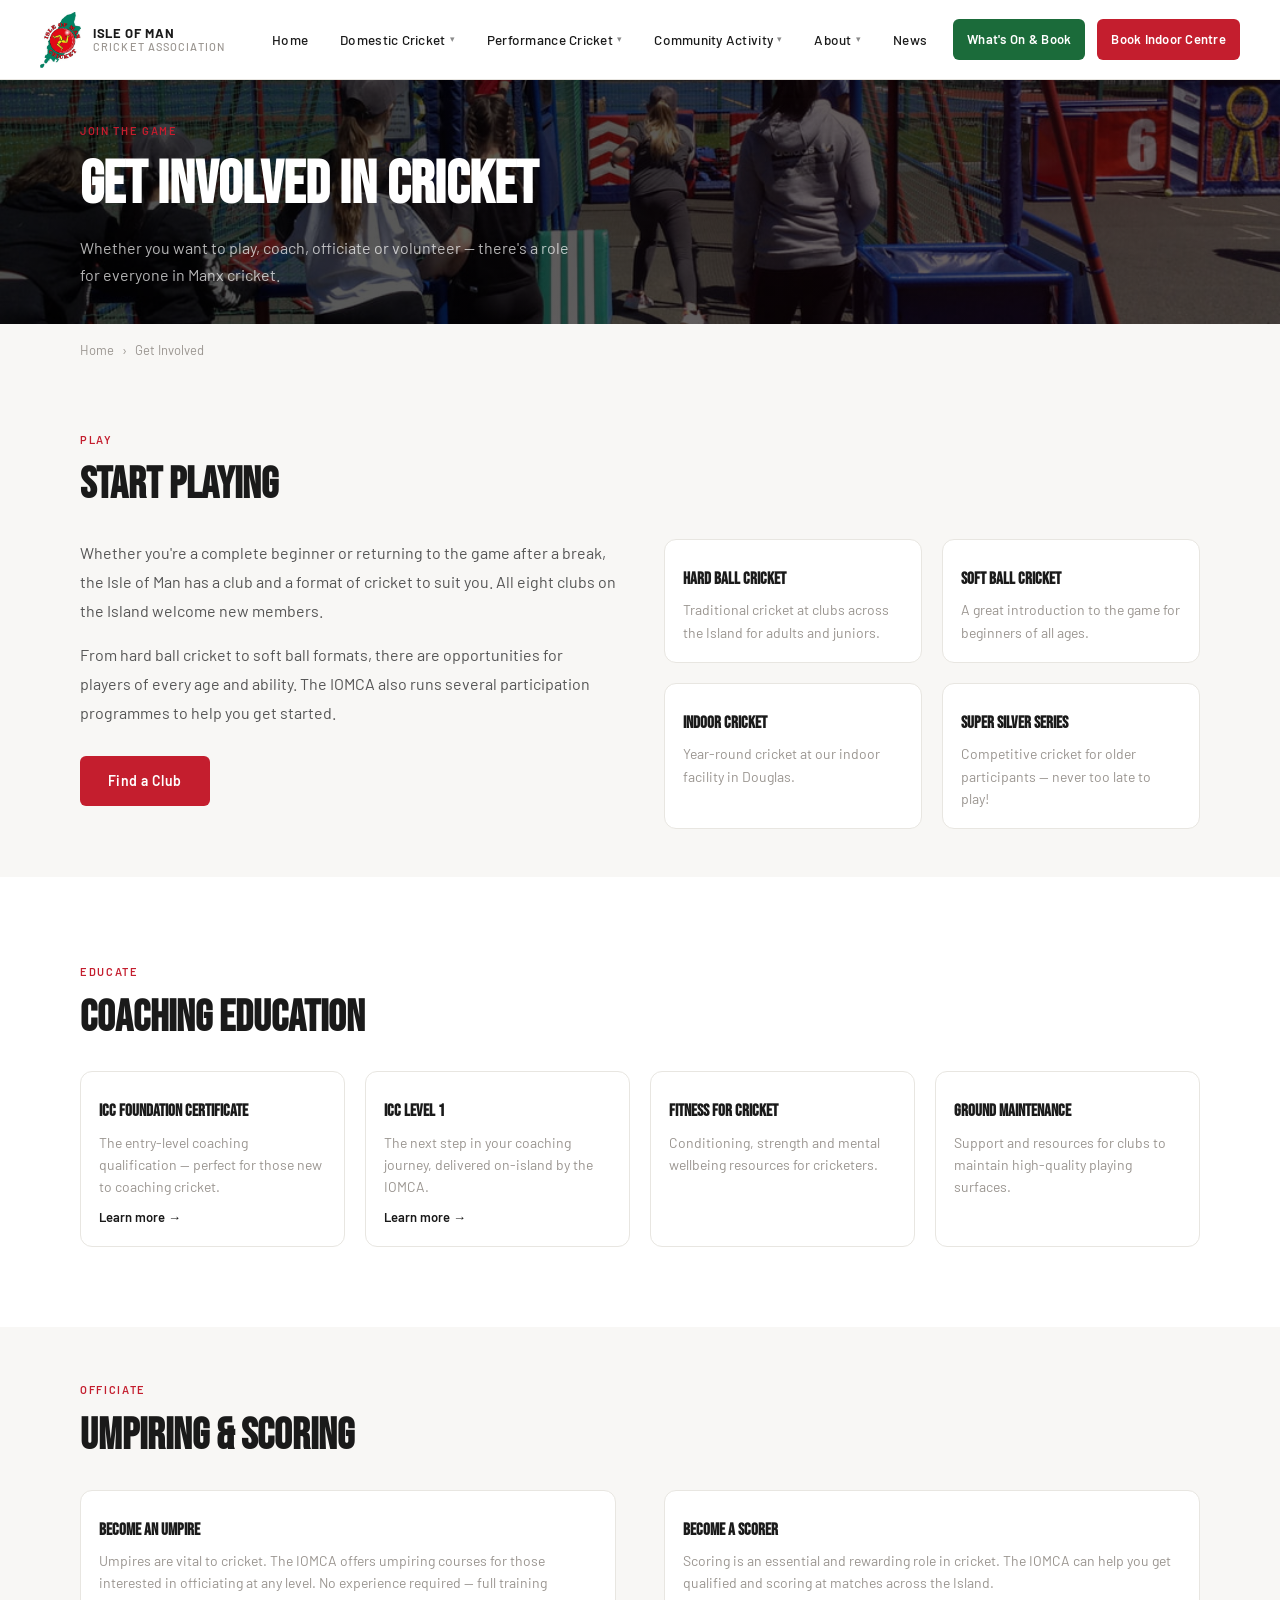
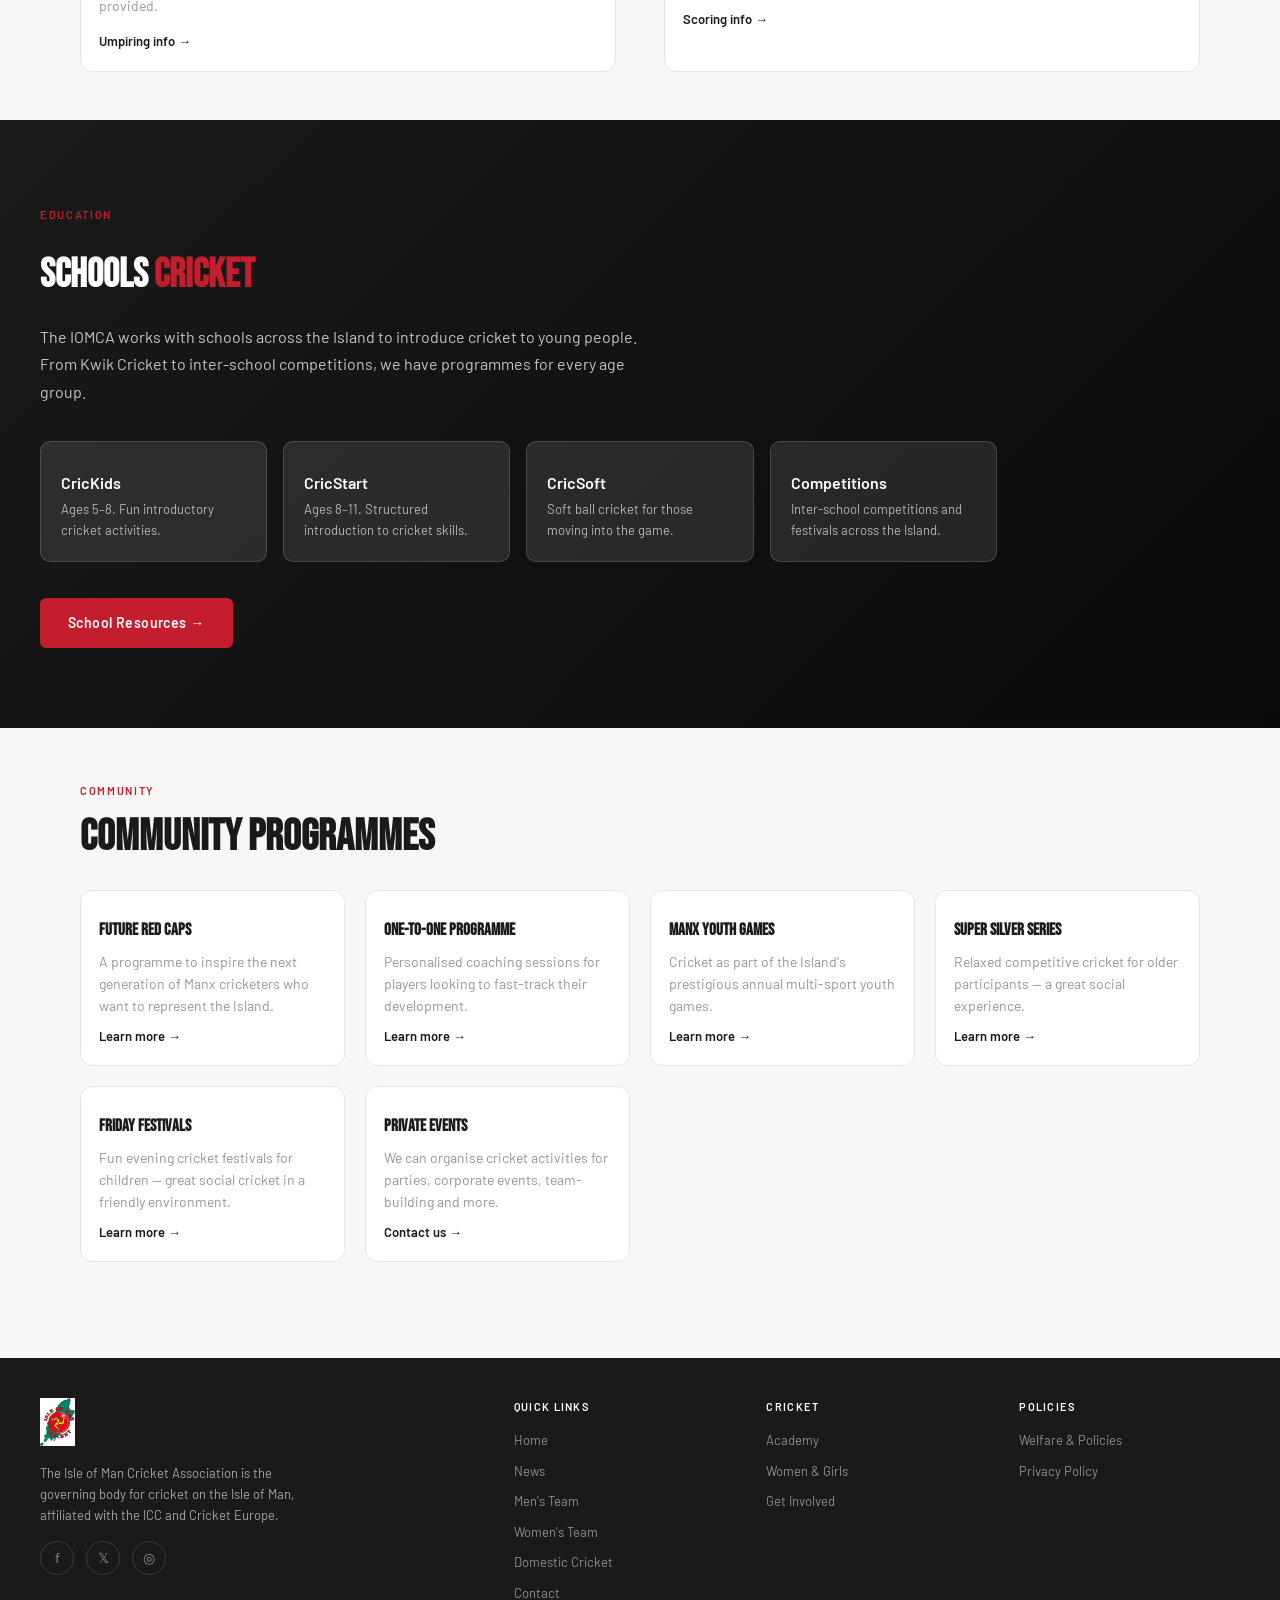
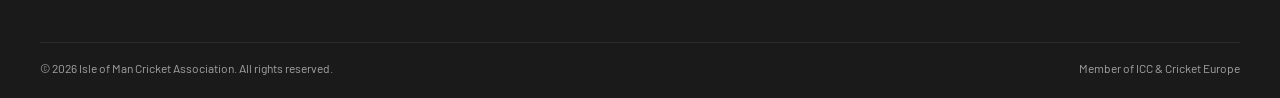
<file: get-involved.html>
<!DOCTYPE html>
<html lang="en">
<head>
<meta charset="UTF-8">
<meta name="viewport" content="width=device-width, initial-scale=1.0">
<title>Get Involved — Isle of Man Cricket</title>
<link rel="stylesheet" href="css/style.css">
</head>
<body>

<!-- NAV -->
<nav id="main-nav">
<a href="index.html" class="nav-logo">
<img src="images/logo.png" alt="Isle of Man Cricket Association">
<div class="nav-logo-text">
<span class="org">Isle of Man</span>
<span class="country">Cricket Association</span>
</div>
</a>
<ul class="nav-links" id="nav-links">
<li><a href="index.html">Home</a></li>
<li>
<span class="active">Domestic Cricket<span class="nav-caret">▾</span></span>
<ul class="nav-dropdown">
<li><a href="domestic.html#clubs">Find a Club</a></li>
<li><a href="get-involved.html#coaching">Coaching</a></li>
<li><a href="get-involved.html#umpiring">Umpiring</a></li>
</ul>
</li>
<li>
<span>Performance Cricket<span class="nav-caret">▾</span></span>
<ul class="nav-dropdown">
<li><a href="mens-team.html">Men's National Team</a></li>
<li><a href="womens-team.html">Women's National Team</a></li>
<li><a href="academy.html">Academy &amp; EPP</a></li>
<li><a href="roll-of-honour.html">Roll of Honour</a></li>
</ul>
</li>
<li>
<span>Community Activity<span class="nav-caret">▾</span></span>
<ul class="nav-dropdown">
<li><a href="community.html#schools">Schools</a></li>
<li><a href="community.html#future-red-caps">Future Red Caps</a></li>
<li><a href="community.html#cricstart">Cric Start</a></li>
<li><a href="community.html#camps">Summer Camps</a></li>
</ul>
</li>
<li>
<span>About<span class="nav-caret">▾</span></span>
<ul class="nav-dropdown">
<li><a href="about.html">About IOMCA</a></li>
<li><a href="about.html#committees">Committees</a></li>
<li><a href="about.html#policies">Welfare &amp; Policies</a></li>
<li><a href="partners.html">Partners</a></li>
<li><a href="contact.html">Contact Us</a></li>
</ul>
</li>
<li><a href="news.html">News</a></li>
<li><a href="whats-on.html" class="nav-whats-on-btn">What's On &amp; Book</a></li>
<li><a href="https://booking.iomcricket.co.uk/" class="nav-store-btn" target="_blank">Book Indoor Centre</a></li>
</ul>
<div class="hamburger" id="hamburger"><span></span><span></span><span></span></div>
</nav>

<!-- PAGE HERO -->
<div class="page-hero" style="background-image:url('images/Training.jpg')">
<div class="page-hero-content">
<div class="page-hero-label">Join the Game</div>
<h1>Get Involved in Cricket</h1>
<p>Whether you want to play, coach, officiate or volunteer — there's a role for everyone in Manx cricket.</p>
</div>
</div>

<div class="breadcrumb"><a href="index.html">Home</a><span>›</span>Get Involved</div>

<!-- PLAY -->
<div class="section">
<div class="section-header">
<div class="section-label">Play</div>
<h2 class="section-title">Start <em>Playing</em></h2>
</div>
<div style="display:grid;grid-template-columns:1fr 1fr;gap:48px;align-items:start">
<div>
<p style="font-size:16px;color:#555;line-height:1.8;margin-bottom:16px">Whether you're a complete beginner or returning to the game after a break, the Isle of Man has a club and a format of cricket to suit you. All eight clubs on the Island welcome new members.</p>
<p style="font-size:16px;color:#555;line-height:1.8;margin-bottom:28px">From hard ball cricket to soft ball formats, there are opportunities for players of every age and ability. The IOMCA also runs several participation programmes to help you get started.</p>
<a href="domestic.html#clubs" class="btn-primary">Find a Club</a>
</div>
<div class="cards-grid" style="grid-template-columns:1fr 1fr">
<div class="card" style="cursor:default">
<div class="card-icon"></div>
<div class="card-title">Hard Ball Cricket</div>
<div class="card-desc">Traditional cricket at clubs across the Island for adults and juniors.</div>
</div>
<div class="card" style="cursor:default">
<div class="card-icon"></div>
<div class="card-title">Soft Ball Cricket</div>
<div class="card-desc">A great introduction to the game for beginners of all ages.</div>
</div>
<div class="card" style="cursor:default">
<div class="card-icon"></div>
<div class="card-title">Indoor Cricket</div>
<div class="card-desc">Year-round cricket at our indoor facility in Douglas.</div>
</div>
<div class="card" style="cursor:default">
<div class="card-icon"></div>
<div class="card-title">Super Silver Series</div>
<div class="card-desc">Competitive cricket for older participants — never too late to play!</div>
</div>
</div>
</div>
</div>

<!-- COACHING -->
<div style="background:var(--white);padding:80px 0" id="coaching">
<div class="section" style="padding-top:0;padding-bottom:0">
<div class="section-header">
<div class="section-label">Educate</div>
<h2 class="section-title">Coaching <em>Education</em></h2>
</div>
<div class="cards-grid">
<a href="https://www.iomcricket.co.uk/icc-foundation-certificate.html" class="card" target="_blank">
<div class="card-icon"></div>
<div class="card-title">ICC Foundation Certificate</div>
<div class="card-desc">The entry-level coaching qualification — perfect for those new to coaching cricket.</div>
<span class="card-arrow">Learn more →</span>
</a>
<a href="https://www.iomcricket.co.uk/icc-level-1.html" class="card" target="_blank">
<div class="card-icon"></div>
<div class="card-title">ICC Level 1</div>
<div class="card-desc">The next step in your coaching journey, delivered on-island by the IOMCA.</div>
<span class="card-arrow">Learn more →</span>
</a>
<div class="card" style="cursor:default">
<div class="card-icon"></div>
<div class="card-title">Fitness for Cricket</div>
<div class="card-desc">Conditioning, strength and mental wellbeing resources for cricketers.</div>
</div>
<div class="card" style="cursor:default">
<div class="card-icon"></div>
<div class="card-title">Ground Maintenance</div>
<div class="card-desc">Support and resources for clubs to maintain high-quality playing surfaces.</div>
</div>
</div>
</div>
</div>

<!-- UMPIRING -->
<div class="section" id="umpiring">
<div class="section-header">
<div class="section-label">Officiate</div>
<h2 class="section-title">Umpiring & <em>Scoring</em></h2>
</div>
<div style="display:grid;grid-template-columns:1fr 1fr;gap:48px">
<div class="card" style="cursor:default">
<div class="card-icon"></div>
<div class="card-title">Become an Umpire</div>
<div class="card-desc">Umpires are vital to cricket. The IOMCA offers umpiring courses for those interested in officiating at any level. No experience required — full training provided.</div>
<a href="https://www.iomcricket.co.uk/umpiring.html" style="display:inline-block;margin-top:14px;font-size:13px;font-weight:600;color:var(--green);text-decoration:none" target="_blank">Umpiring info →</a>
</div>
<div class="card" style="cursor:default">
<div class="card-icon"></div>
<div class="card-title">Become a Scorer</div>
<div class="card-desc">Scoring is an essential and rewarding role in cricket. The IOMCA can help you get qualified and scoring at matches across the Island.</div>
<a href="https://www.iomcricket.co.uk/scoring.html" style="display:inline-block;margin-top:14px;font-size:13px;font-weight:600;color:var(--green);text-decoration:none" target="_blank">Scoring info →</a>
</div>
</div>
</div>

<!-- SCHOOLS -->
<div style="background:linear-gradient(135deg,var(--green),#0a0a0a);padding:80px 40px" id="schools">
<div style="max-width:1200px;margin:0 auto">
<div class="section-label" style="color:var(--gold)">Education</div>
<h2 style="font-family:'Bebas Neue',sans-serif;font-size:40px;font-weight:900;color:var(--white);margin:8px 0 16px">Schools <em style="font-style:normal;color:var(--gold)">Cricket</em></h2>
<p style="color:rgba(255,255,255,0.75);font-size:16px;margin-bottom:36px;max-width:600px;line-height:1.7">The IOMCA works with schools across the Island to introduce cricket to young people. From Kwik Cricket to inter-school competitions, we have programmes for every age group.</p>
<div style="display:grid;grid-template-columns:repeat(auto-fill,minmax(200px,1fr));gap:16px;margin-bottom:36px">
<div style="background:rgba(255,255,255,0.1);border-radius:10px;padding:20px;border:1px solid rgba(255,255,255,0.15)">
<div style="font-size:28px;margin-bottom:8px"></div>
<div style="font-weight:600;color:var(--white);margin-bottom:4px">CricKids</div>
<div style="font-size:13px;color:rgba(255,255,255,0.65)">Ages 5–8. Fun introductory cricket activities.</div>
</div>
<div style="background:rgba(255,255,255,0.1);border-radius:10px;padding:20px;border:1px solid rgba(255,255,255,0.15)">
<div style="font-size:28px;margin-bottom:8px"></div>
<div style="font-weight:600;color:var(--white);margin-bottom:4px">CricStart</div>
<div style="font-size:13px;color:rgba(255,255,255,0.65)">Ages 8–11. Structured introduction to cricket skills.</div>
</div>
<div style="background:rgba(255,255,255,0.1);border-radius:10px;padding:20px;border:1px solid rgba(255,255,255,0.15)">
<div style="font-size:28px;margin-bottom:8px"></div>
<div style="font-weight:600;color:var(--white);margin-bottom:4px">CricSoft</div>
<div style="font-size:13px;color:rgba(255,255,255,0.65)">Soft ball cricket for those moving into the game.</div>
</div>
<div style="background:rgba(255,255,255,0.1);border-radius:10px;padding:20px;border:1px solid rgba(255,255,255,0.15)">
<div style="font-size:28px;margin-bottom:8px"></div>
<div style="font-weight:600;color:var(--white);margin-bottom:4px">Competitions</div>
<div style="font-size:13px;color:rgba(255,255,255,0.65)">Inter-school competitions and festivals across the Island.</div>
</div>
</div>
<a href="https://www.iomcricket.co.uk/schools.html" class="btn-primary" target="_blank">School Resources →</a>
</div>
</div>

<!-- COMMUNITY -->
<div class="section" id="community">
<div class="section-header">
<div class="section-label">Community</div>
<h2 class="section-title">Community <em>Programmes</em></h2>
</div>
<div class="cards-grid">
<a href="https://www.iomcricket.co.uk/future-red-caps.html" class="card" target="_blank">
<div class="card-icon"></div>
<div class="card-title">Future Red Caps</div>
<div class="card-desc">A programme to inspire the next generation of Manx cricketers who want to represent the Island.</div>
<span class="card-arrow">Learn more →</span>
</a>
<a href="https://www.iomcricket.co.uk/one-to-one-programme.html" class="card" target="_blank">
<div class="card-icon"></div>
<div class="card-title">One-to-One Programme</div>
<div class="card-desc">Personalised coaching sessions for players looking to fast-track their development.</div>
<span class="card-arrow">Learn more →</span>
</a>
<a href="https://www.iomcricket.co.uk/manx-youth-games.html" class="card" target="_blank">
<div class="card-icon"></div>
<div class="card-title">Manx Youth Games</div>
<div class="card-desc">Cricket as part of the Island's prestigious annual multi-sport youth games.</div>
<span class="card-arrow">Learn more →</span>
</a>
<a href="https://www.iomcricket.co.uk/super--silver-series.html" class="card" target="_blank">
<div class="card-icon"></div>
<div class="card-title">Super Silver Series</div>
<div class="card-desc">Relaxed competitive cricket for older participants — a great social experience.</div>
<span class="card-arrow">Learn more →</span>
</a>
<a href="https://www.iomcricket.co.uk/friday-festivals.html" class="card" target="_blank">
<div class="card-icon"></div>
<div class="card-title">Friday Festivals</div>
<div class="card-desc">Fun evening cricket festivals for children — great social cricket in a friendly environment.</div>
<span class="card-arrow">Learn more →</span>
</a>
<a href="contact.html" class="card">
<div class="card-icon"></div>
<div class="card-title">Private Events</div>
<div class="card-desc">We can organise cricket activities for parties, corporate events, team-building and more.</div>
<span class="card-arrow">Contact us →</span>
</a>
</div>
</div>

<!-- FOOTER -->
<footer>
<div class="footer-inner">
<div class="footer-brand">
<img src="images/logo.png" alt="Isle of Man Cricket Association">
<p>The Isle of Man Cricket Association is the governing body for cricket on the Isle of Man, affiliated with the ICC and Cricket Europe.</p>
<div class="footer-socials" style="margin-top:16px">
<a href="#" title="Facebook">f</a>
<a href="#" title="Twitter">𝕏</a>
<a href="#" title="Instagram">◎</a>
</div>
</div>
<div class="footer-col">
<h4>Quick Links</h4>
<ul>
<li><a href="index.html">Home</a></li>
<li><a href="news.html">News</a></li>
<li><a href="mens-team.html">Men's Team</a></li>
<li><a href="womens-team.html">Women's Team</a></li>
<li><a href="domestic.html">Domestic Cricket</a></li>
<li><a href="contact.html">Contact</a></li>
</ul>
</div>
<div class="footer-col">
<h4>Cricket</h4>
<ul>
<li><a href="academy.html">Academy</a></li>
<li><a href="women-girls.html">Women & Girls</a></li>
<li><a href="get-involved.html">Get Involved</a></li>
</ul>
</div>
<div class="footer-col">
<h4>Policies</h4>
<ul>
<li><a href="about.html#policies">Welfare & Policies</a></li>
<li><a href="about.html#privacy">Privacy Policy</a></li>
</ul>
</div>
</div>
<div class="footer-bottom">
<span>© 2026 Isle of Man Cricket Association. All rights reserved.</span>
<span>Member of ICC & Cricket Europe</span>
</div>
</footer>

<script>
  document.getElementById('hamburger').addEventListener('click', () =>{
    document.getElementById('nav-links').classList.toggle('open');
  });
</script>
</body>
</html>
</file>
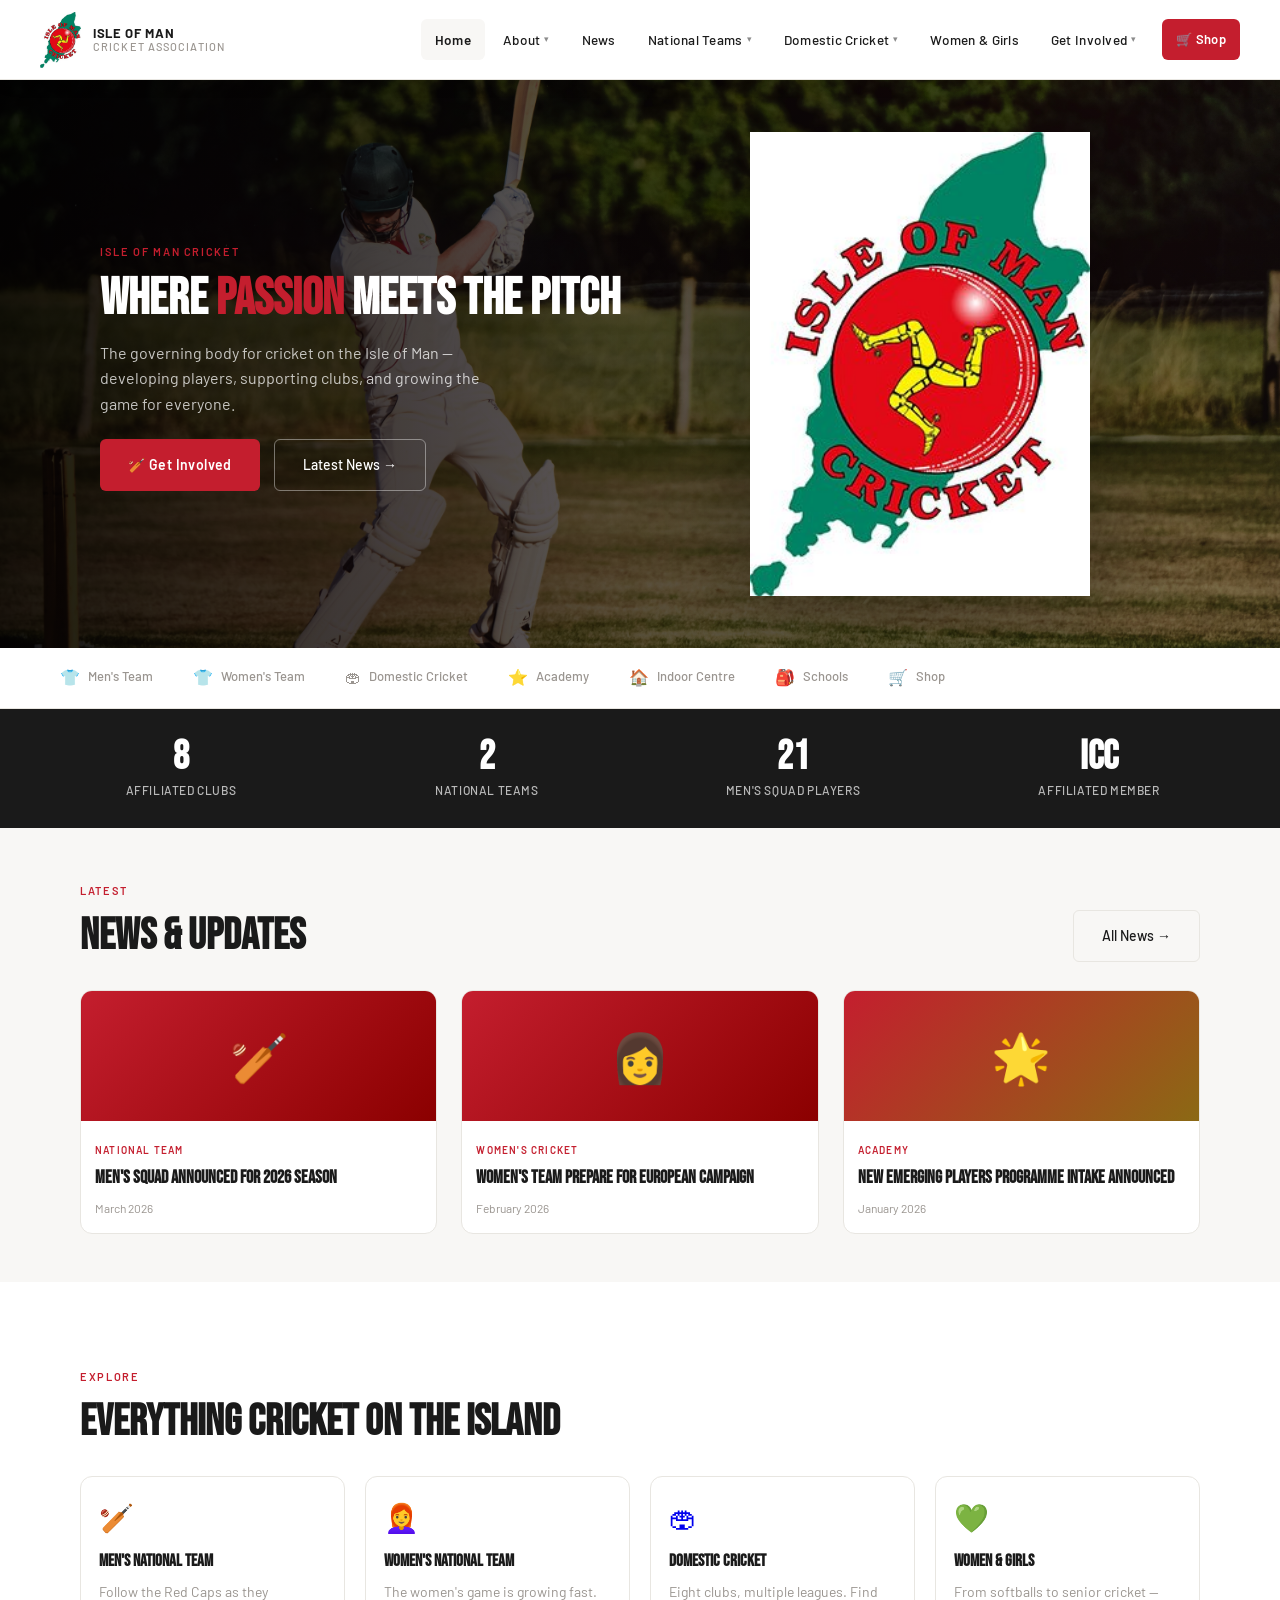
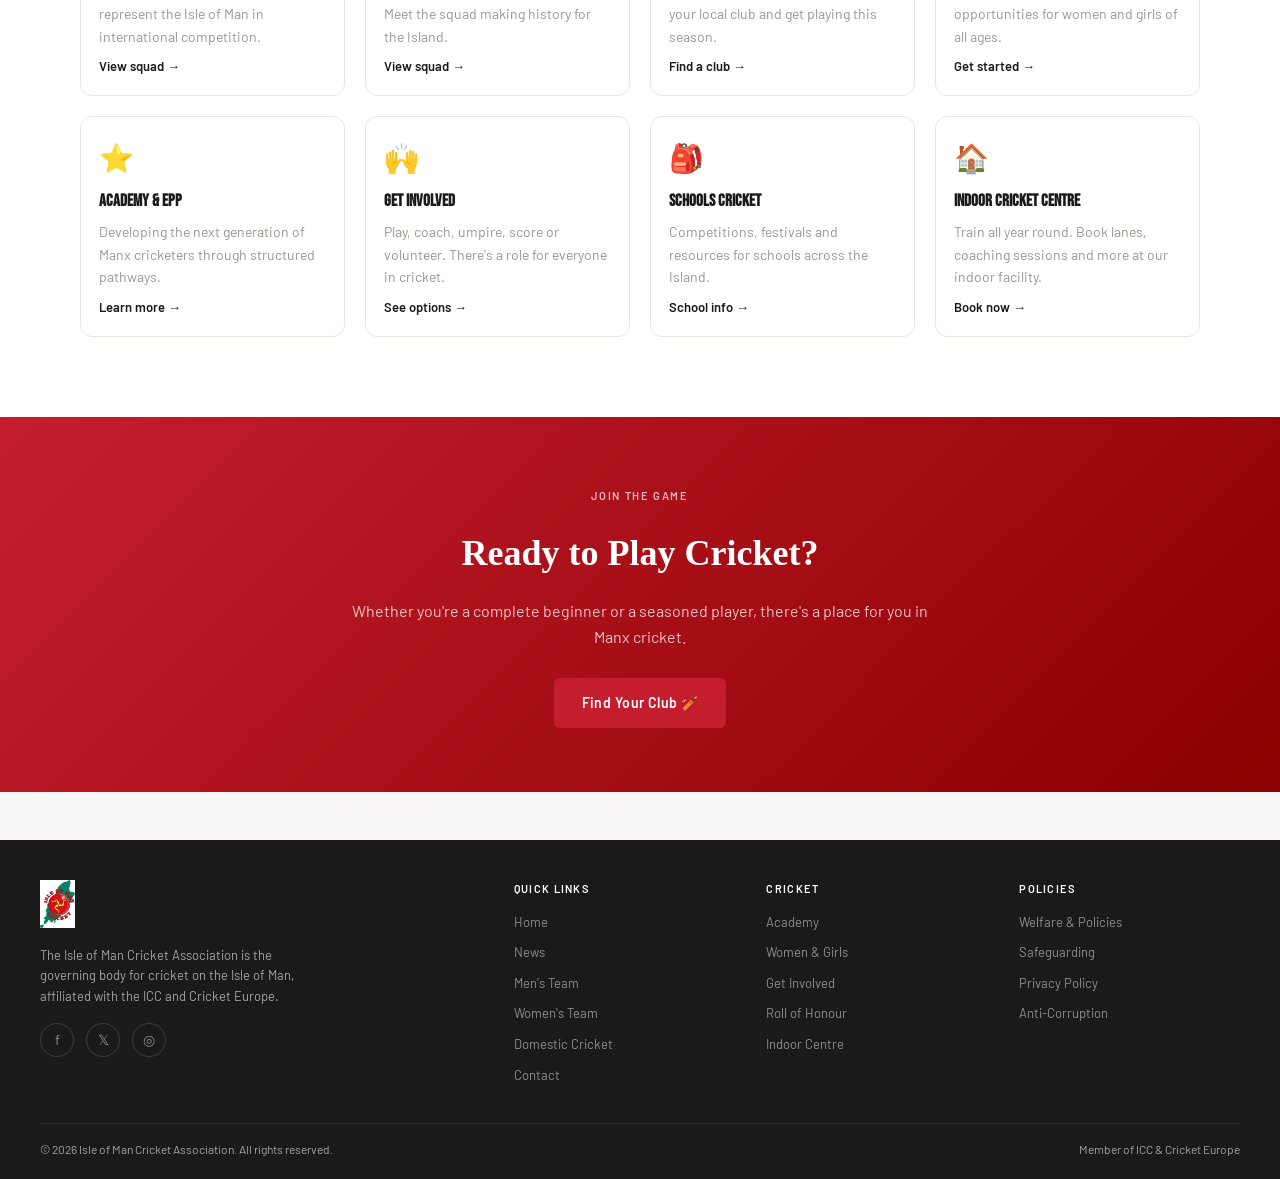
<file: index (3).html>
<!DOCTYPE html>
<html lang="en">
<head>
  <meta charset="UTF-8">
  <meta name="viewport" content="width=device-width, initial-scale=1.0">
  <title>Isle of Man Cricket Association</title>
  <link rel="stylesheet" href="css/style.css">
</head>
<body>

<!-- NAV -->
<nav id="main-nav">
  <a href="index.html" class="nav-logo">
    <img src="images/logo.png" alt="Isle of Man Cricket Association">
    <div class="nav-logo-text">
      <span class="org">Isle of Man</span>
      <span class="country">Cricket Association</span>
    </div>
  </a>
  <ul class="nav-links" id="nav-links">
    <li><a href="index.html" class="active">Home</a></li>
    <li>
      <span>About <span class="nav-caret">▾</span></span>
      <ul class="nav-dropdown">
        <li><a href="about.html">About IOMCA</a></li>
        <li><a href="about.html#committees">Committees</a></li>
        <li><a href="about.html#policies">Welfare & Policies</a></li>
        <li><a href="partners.html">Partners</a></li>
        <li><a href="contact.html">Contact Us</a></li>
      </ul>
    </li>
    <li><a href="news.html">News</a></li>
    <li>
      <span>National Teams <span class="nav-caret">▾</span></span>
      <ul class="nav-dropdown">
        <li><a href="mens-team.html">Men's National Team</a></li>
        <li><a href="womens-team.html">Women's National Team</a></li>
        <li><a href="academy.html">Academy & EPP</a></li>
        <li><a href="roll-of-honour.html">Roll of Honour</a></li>
      </ul>
    </li>
    <li>
      <span>Domestic Cricket <span class="nav-caret">▾</span></span>
      <ul class="nav-dropdown">
        <li><a href="domestic.html">Overview</a></li>
        <li><a href="domestic.html#leagues">Leagues & Competitions</a></li>
        <li><a href="domestic.html#clubs">Clubs</a></li>
        <li><a href="domestic.html#junior">Junior Cricket</a></li>
      </ul>
    </li>
    <li><a href="women-girls.html">Women & Girls</a></li>
    <li>
      <span>Get Involved <span class="nav-caret">▾</span></span>
      <ul class="nav-dropdown">
        <li><a href="get-involved.html">Play Cricket</a></li>
        <li><a href="get-involved.html#coaching">Coaching</a></li>
        <li><a href="get-involved.html#umpiring">Umpiring & Scoring</a></li>
        <li><a href="get-involved.html#schools">Schools</a></li>
        <li><a href="get-involved.html#community">Community</a></li>
      </ul>
    </li>
    <li><a href="https://www.iomcricket.co.uk/store/c1/Featured_Products.html" class="nav-store-btn" target="_blank">🛒 Shop</a></li>
  </ul>
  <div class="hamburger" id="hamburger"><span></span><span></span><span></span></div>
</nav>

<!-- HERO -->
<section class="hero">
  <div class="hero-bg"></div>
  <div class="hero-pattern"></div>
  <div class="hero-content">
    <div class="hero-text">
      <div class="section-label" style="color:var(--gold)">Isle of Man Cricket</div>
      <h1>Where <em>Passion</em> Meets the Pitch</h1>
      <p>The governing body for cricket on the Isle of Man — developing players, supporting clubs, and growing the game for everyone.</p>
      <div class="hero-btns">
        <a href="get-involved.html" class="btn-primary">🏏 Get Involved</a>
        <a href="news.html" class="btn-outline">Latest News →</a>
      </div>
    </div>
    <div class="hero-logo-large">
      <img src="images/logo.png" alt="Isle of Man Cricket">
    </div>
  </div>
</section>

<!-- QUICK LINKS BAR -->
<div class="quick-bar">
  <div class="quick-bar-inner">
    <a href="mens-team.html"><span class="icon">👕</span> Men's Team</a>
    <a href="womens-team.html"><span class="icon">👕</span> Women's Team</a>
    <a href="domestic.html"><span class="icon">🏟</span> Domestic Cricket</a>
    <a href="academy.html"><span class="icon">⭐</span> Academy</a>
    <a href="https://booking.iomcricket.co.uk" target="_blank"><span class="icon">🏠</span> Indoor Centre</a>
    <a href="get-involved.html#schools"><span class="icon">🎒</span> Schools</a>
    <a href="https://www.iomcricket.co.uk/store/c1/Featured_Products.html" target="_blank"><span class="icon">🛒</span> Shop</a>
  </div>
</div>

<!-- STATS -->
<div class="stat-strip">
  <div class="stat-strip-inner">
    <div class="stat-item">
      <div class="number">8</div>
      <div class="label">Affiliated Clubs</div>
    </div>
    <div class="stat-item">
      <div class="number">2</div>
      <div class="label">National Teams</div>
    </div>
    <div class="stat-item">
      <div class="number">21</div>
      <div class="label">Men's Squad Players</div>
    </div>
    <div class="stat-item">
      <div class="number">ICC</div>
      <div class="label">Affiliated Member</div>
    </div>
  </div>
</div>

<!-- NEWS -->
<div class="section">
  <div class="section-header" style="display:flex;justify-content:space-between;align-items:flex-end;flex-wrap:wrap;gap:16px">
    <div>
      <div class="section-label">Latest</div>
      <h2 class="section-title">News & <em>Updates</em></h2>
    </div>
    <a href="news.html" class="btn-outline" style="border-color:var(--light-grey);color:var(--dark)">All News →</a>
  </div>
  <div class="news-grid">
    <a href="news.html" class="news-card">
      <div class="news-card-img">🏏</div>
      <div class="news-card-body">
        <div class="news-card-tag">National Team</div>
        <div class="news-card-title">Men's Squad Announced for 2026 Season</div>
        <div class="news-card-date">March 2026</div>
      </div>
    </a>
    <a href="news.html" class="news-card">
      <div class="news-card-img" style="background:linear-gradient(135deg,var(--red),#8B0000)">👩</div>
      <div class="news-card-body">
        <div class="news-card-tag" style="color:var(--red)">Women's Cricket</div>
        <div class="news-card-title">Women's Team Prepare for European Campaign</div>
        <div class="news-card-date">February 2026</div>
      </div>
    </a>
    <a href="news.html" class="news-card">
      <div class="news-card-img" style="background:linear-gradient(135deg,var(--gold),#8B6914)">🌟</div>
      <div class="news-card-body">
        <div class="news-card-tag" style="color:var(--gold)">Academy</div>
        <div class="news-card-title">New Emerging Players Programme Intake Announced</div>
        <div class="news-card-date">January 2026</div>
      </div>
    </a>
  </div>
</div>

<!-- PATHWAYS -->
<div style="background:var(--white);padding:80px 0;">
  <div class="section" style="padding-top:0;padding-bottom:0">
    <div class="section-header">
      <div class="section-label">Explore</div>
      <h2 class="section-title">Everything <em>Cricket</em> on the Island</h2>
    </div>
    <div class="cards-grid">
      <a href="mens-team.html" class="card">
        <div class="card-icon">🏏</div>
        <div class="card-title">Men's National Team</div>
        <div class="card-desc">Follow the Red Caps as they represent the Isle of Man in international competition.</div>
        <span class="card-arrow">View squad →</span>
      </a>
      <a href="womens-team.html" class="card">
        <div class="card-icon">👩‍🦰</div>
        <div class="card-title">Women's National Team</div>
        <div class="card-desc">The women's game is growing fast. Meet the squad making history for the Island.</div>
        <span class="card-arrow">View squad →</span>
      </a>
      <a href="domestic.html" class="card">
        <div class="card-icon">🏟</div>
        <div class="card-title">Domestic Cricket</div>
        <div class="card-desc">Eight clubs, multiple leagues. Find your local club and get playing this season.</div>
        <span class="card-arrow">Find a club →</span>
      </a>
      <a href="women-girls.html" class="card">
        <div class="card-icon">💚</div>
        <div class="card-title">Women & Girls</div>
        <div class="card-desc">From softballs to senior cricket — opportunities for women and girls of all ages.</div>
        <span class="card-arrow">Get started →</span>
      </a>
      <a href="academy.html" class="card">
        <div class="card-icon">⭐</div>
        <div class="card-title">Academy & EPP</div>
        <div class="card-desc">Developing the next generation of Manx cricketers through structured pathways.</div>
        <span class="card-arrow">Learn more →</span>
      </a>
      <a href="get-involved.html" class="card">
        <div class="card-icon">🙌</div>
        <div class="card-title">Get Involved</div>
        <div class="card-desc">Play, coach, umpire, score or volunteer. There's a role for everyone in cricket.</div>
        <span class="card-arrow">See options →</span>
      </a>
      <a href="get-involved.html#schools" class="card">
        <div class="card-icon">🎒</div>
        <div class="card-title">Schools Cricket</div>
        <div class="card-desc">Competitions, festivals and resources for schools across the Island.</div>
        <span class="card-arrow">School info →</span>
      </a>
      <a href="https://booking.iomcricket.co.uk" class="card" target="_blank">
        <div class="card-icon">🏠</div>
        <div class="card-title">Indoor Cricket Centre</div>
        <div class="card-desc">Train all year round. Book lanes, coaching sessions and more at our indoor facility.</div>
        <span class="card-arrow">Book now →</span>
      </a>
    </div>
  </div>
</div>

<!-- CTA BANNER -->
<div style="background:linear-gradient(135deg,var(--red),#8B0000);padding:64px 40px;text-align:center">
  <div style="max-width:600px;margin:0 auto">
    <div class="section-label" style="color:rgba(255,255,255,0.7)">Join the Game</div>
    <h2 style="font-family:'Playfair Display',serif;font-size:36px;font-weight:900;color:var(--white);margin:8px 0 16px">Ready to Play Cricket?</h2>
    <p style="color:rgba(255,255,255,0.75);font-size:16px;margin-bottom:28px">Whether you're a complete beginner or a seasoned player, there's a place for you in Manx cricket.</p>
    <a href="get-involved.html" class="btn-primary">Find Your Club 🏏</a>
  </div>
</div>

<!-- FOOTER -->
<footer>
  <div class="footer-inner">
    <div class="footer-brand">
      <img src="images/logo.png" alt="Isle of Man Cricket Association">
      <p>The Isle of Man Cricket Association is the governing body for cricket on the Isle of Man, affiliated with the ICC and Cricket Europe.</p>
      <div class="footer-socials" style="margin-top:16px">
        <a href="#" title="Facebook">f</a>
        <a href="#" title="Twitter">𝕏</a>
        <a href="#" title="Instagram">◎</a>
      </div>
    </div>
    <div class="footer-col">
      <h4>Quick Links</h4>
      <ul>
        <li><a href="index.html">Home</a></li>
        <li><a href="news.html">News</a></li>
        <li><a href="mens-team.html">Men's Team</a></li>
        <li><a href="womens-team.html">Women's Team</a></li>
        <li><a href="domestic.html">Domestic Cricket</a></li>
        <li><a href="contact.html">Contact</a></li>
      </ul>
    </div>
    <div class="footer-col">
      <h4>Cricket</h4>
      <ul>
        <li><a href="academy.html">Academy</a></li>
        <li><a href="women-girls.html">Women & Girls</a></li>
        <li><a href="get-involved.html">Get Involved</a></li>
        <li><a href="roll-of-honour.html">Roll of Honour</a></li>
        <li><a href="https://booking.iomcricket.co.uk" target="_blank">Indoor Centre</a></li>
      </ul>
    </div>
    <div class="footer-col">
      <h4>Policies</h4>
      <ul>
        <li><a href="about.html#policies">Welfare & Policies</a></li>
        <li><a href="about.html#safeguarding">Safeguarding</a></li>
        <li><a href="about.html#privacy">Privacy Policy</a></li>
        <li><a href="about.html#anticorruption">Anti-Corruption</a></li>
      </ul>
    </div>
  </div>
  <div class="footer-bottom">
    <span>© 2026 Isle of Man Cricket Association. All rights reserved.</span>
    <span>Member of ICC & Cricket Europe</span>
  </div>
</footer>

<script>
  document.getElementById('hamburger').addEventListener('click', () => {
    document.getElementById('nav-links').classList.toggle('open');
  });
</script>
</body>
</html>
</file>
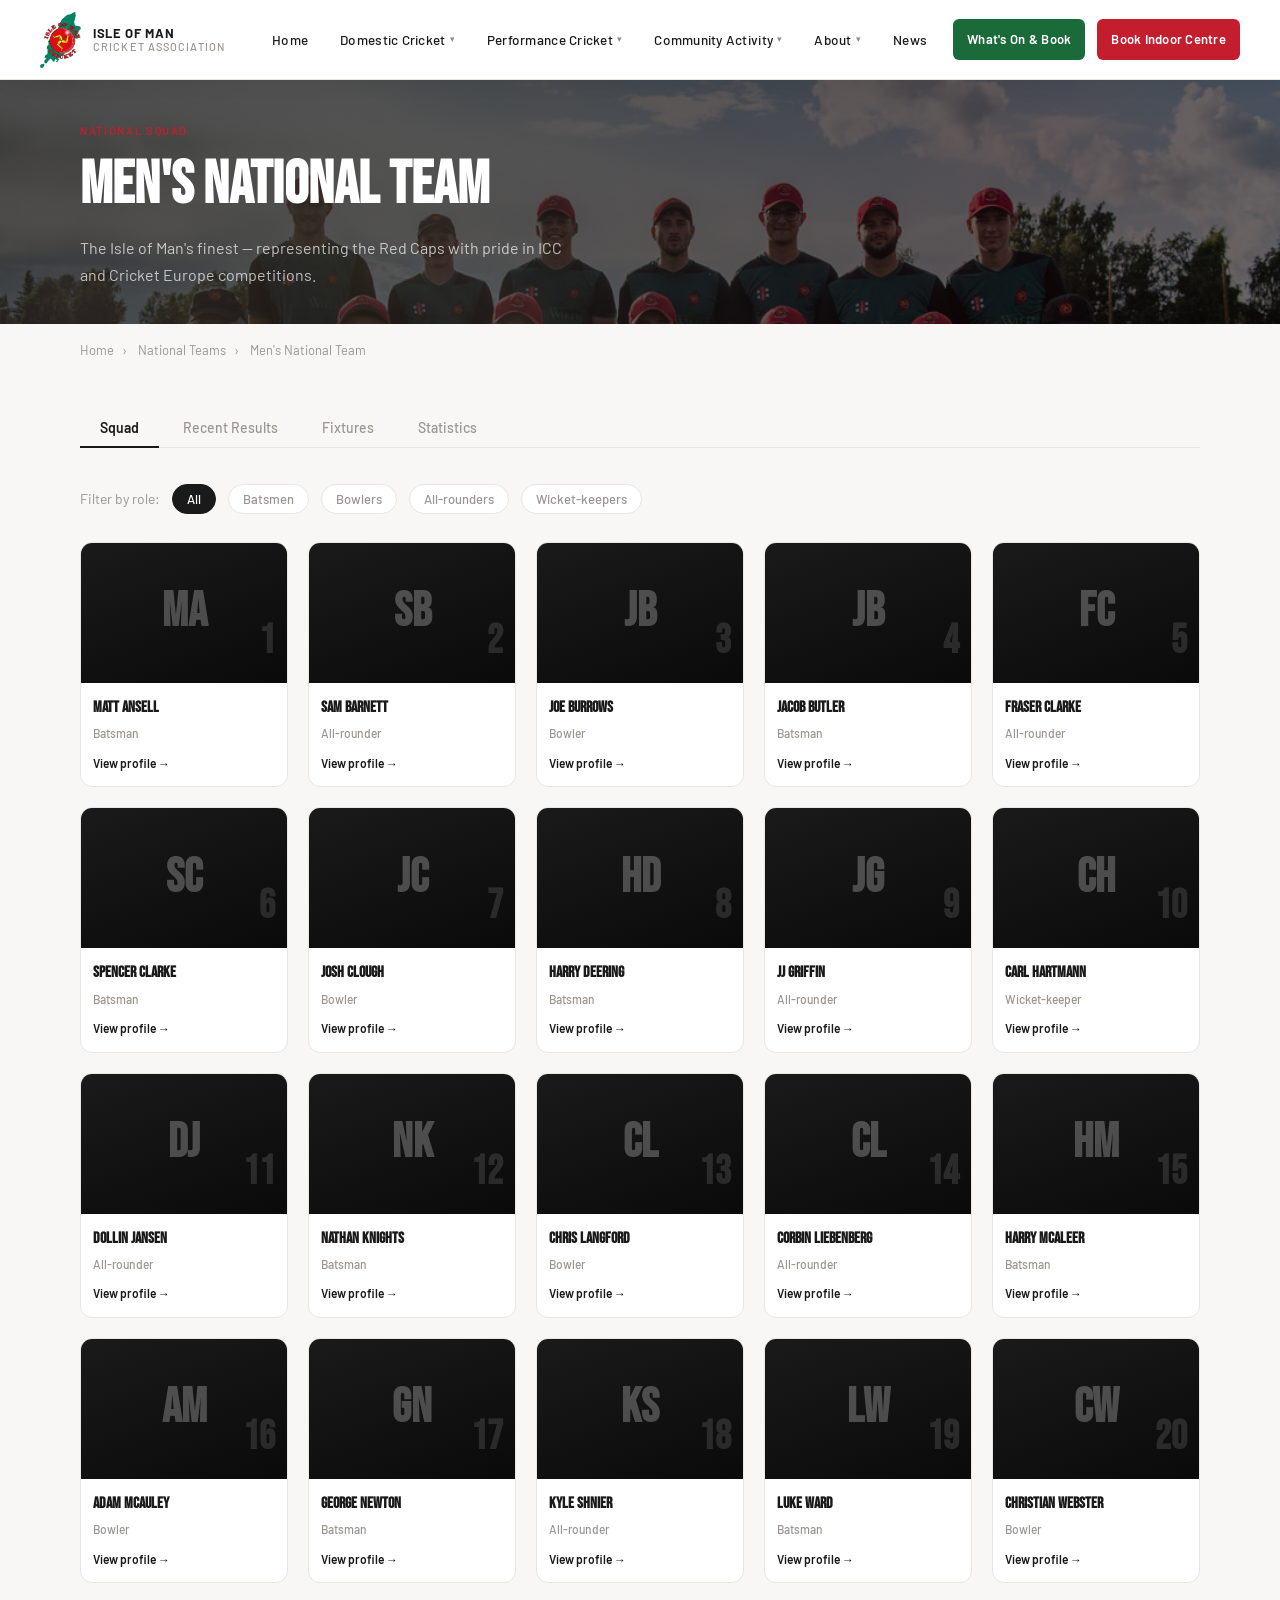
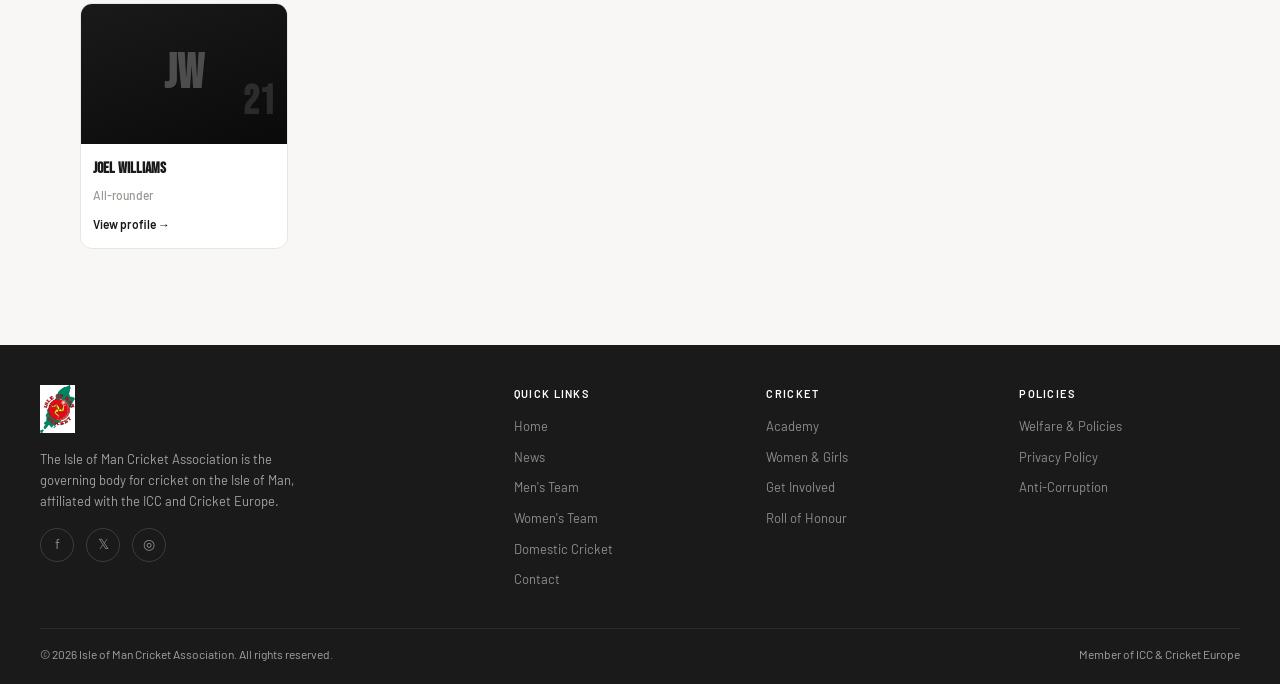
<file: mens-team.html>
<!DOCTYPE html>
<html lang="en">
<head>
<meta charset="UTF-8">
<meta name="viewport" content="width=device-width, initial-scale=1.0">
<title>Men's National Team — Isle of Man Cricket</title>
<link rel="stylesheet" href="css/style.css">
</head>
<body>

<!-- NAV -->
<nav id="main-nav">
<a href="index.html" class="nav-logo">
<img src="images/logo.png" alt="Isle of Man Cricket Association">
<div class="nav-logo-text">
<span class="org">Isle of Man</span>
<span class="country">Cricket Association</span>
</div>
</a>
<ul class="nav-links" id="nav-links">
<li><a href="index.html">Home</a></li>
<li>
<span>Domestic Cricket<span class="nav-caret">▾</span></span>
<ul class="nav-dropdown">
<li><a href="domestic.html#clubs">Find a Club</a></li>
<li><a href="get-involved.html#coaching">Coaching</a></li>
<li><a href="get-involved.html#umpiring">Umpiring</a></li>
</ul>
</li>
<li>
<span class="active">Performance Cricket<span class="nav-caret">▾</span></span>
<ul class="nav-dropdown">
<li><a href="mens-team.html">Men's National Team</a></li>
<li><a href="womens-team.html">Women's National Team</a></li>
<li><a href="academy.html">Academy &amp; EPP</a></li>
<li><a href="roll-of-honour.html">Roll of Honour</a></li>
</ul>
</li>
<li>
<span>Community Activity<span class="nav-caret">▾</span></span>
<ul class="nav-dropdown">
<li><a href="community.html#schools">Schools</a></li>
<li><a href="community.html#future-red-caps">Future Red Caps</a></li>
<li><a href="community.html#cricstart">Cric Start</a></li>
<li><a href="community.html#camps">Summer Camps</a></li>
</ul>
</li>
<li>
<span>About<span class="nav-caret">▾</span></span>
<ul class="nav-dropdown">
<li><a href="about.html">About IOMCA</a></li>
<li><a href="about.html#committees">Committees</a></li>
<li><a href="about.html#policies">Welfare &amp; Policies</a></li>
<li><a href="partners.html">Partners</a></li>
<li><a href="contact.html">Contact Us</a></li>
</ul>
</li>
<li><a href="news.html">News</a></li>
<li><a href="whats-on.html" class="nav-whats-on-btn">What's On &amp; Book</a></li>
<li><a href="https://booking.iomcricket.co.uk/" class="nav-store-btn" target="_blank">Book Indoor Centre</a></li>
</ul>
<div class="hamburger" id="hamburger"><span></span><span></span><span></span></div>
</nav>

<!-- PAGE HERO -->
<div class="page-hero" style="background-image:url('images/Mens National Team Photo.jpg');background-position:center top">
<div class="page-hero-content">
<div class="page-hero-label">National Squad</div>
<h1>Men's National Team</h1>
<p>The Isle of Man's finest — representing the Red Caps with pride in ICC and Cricket Europe competitions.</p>
</div>
</div>

<!-- BREADCRUMB -->
<div class="breadcrumb">
<a href="index.html">Home</a><span>›</span>
<a href="#">National Teams</a><span>›</span>
  Men's National Team
</div>

<!-- TABS -->
<div class="section" style="padding-top:32px">

<div class="tabs">
<button class="tab-btn active" onclick="switchTab('squad')">Squad</button>
<button class="tab-btn" onclick="switchTab('results')">Recent Results</button>
<button class="tab-btn" onclick="switchTab('fixtures')">Fixtures</button>
<button class="tab-btn" onclick="switchTab('stats')">Statistics</button>
</div>

<!-- SQUAD TAB -->
<div class="tab-panel active" id="tab-squad">

<div style="margin-bottom:28px;display:flex;align-items:center;gap:12px;flex-wrap:wrap;">
<div style="font-size:14px;color:var(--mid-grey)">Filter by role:</div>
<button class="filter-btn active-filter" onclick="filterPlayers('all')">All</button>
<button class="filter-btn" onclick="filterPlayers('Batsman')">Batsmen</button>
<button class="filter-btn" onclick="filterPlayers('Bowler')">Bowlers</button>
<button class="filter-btn" onclick="filterPlayers('All-rounder')">All-rounders</button>
<button class="filter-btn" onclick="filterPlayers('Wicket-keeper')">Wicket-keepers</button>
</div>

<div class="players-grid" id="players-grid">
<!-- Populated by JS -->
</div>

</div>

<!-- RESULTS TAB -->
<div class="tab-panel" id="tab-results">
<div style="background:var(--white);border-radius:12px;overflow:hidden;border:1px solid var(--light-grey)">
<table style="width:100%;border-collapse:collapse;font-size:14px">
<thead>
<tr style="background:var(--green);color:var(--white)">
<th style="padding:14px 18px;text-align:left;font-weight:600">Date</th>
<th style="padding:14px 18px;text-align:left;font-weight:600">Opposition</th>
<th style="padding:14px 18px;text-align:left;font-weight:600">Format</th>
<th style="padding:14px 18px;text-align:left;font-weight:600">Result</th>
<th style="padding:14px 18px;text-align:left;font-weight:600">Margin</th>
</tr>
</thead>
<tbody id="results-table">
<tr>
<td style="padding:14px 18px;border-bottom:1px solid var(--light-grey)">—</td>
<td style="padding:14px 18px;border-bottom:1px solid var(--light-grey)" colspan="4">Results will appear here when available.</td>
</tr>
</tbody>
</table>
</div>
</div>

<!-- FIXTURES TAB -->
<div class="tab-panel" id="tab-fixtures">
<div style="text-align:center;padding:48px;color:var(--mid-grey)">
<div style="font-size:48px;margin-bottom:16px"></div>
<div style="font-size:16px;font-weight:500">Fixtures will be published here</div>
<div style="font-size:14px;margin-top:8px">Check back closer to the season for the full fixtures list.</div>
</div>
</div>

<!-- STATS TAB -->
<div class="tab-panel" id="tab-stats">
<div style="text-align:center;padding:48px;color:var(--mid-grey)">
<div style="font-size:48px;margin-bottom:16px"></div>
<div style="font-size:16px;font-weight:500">Season statistics coming soon</div>
<div style="font-size:14px;margin-top:8px">Full batting and bowling averages will be available during the season.</div>
</div>
</div>

</div>

<!-- PLAYER MODAL -->
<div class="modal-overlay" id="modal-overlay" onclick="closeModalOnOverlay(event)">
<div class="modal" id="player-modal">
<button class="modal-close" onclick="closeModal()">✕</button>
<div class="modal-header">
<div class="modal-avatar" id="modal-avatar"></div>
<div class="modal-header-text">
<h2 id="modal-name">Player Name</h2>
<div class="role" id="modal-role">Role</div>
</div>
</div>
<div class="modal-body">
<div class="modal-stats" id="modal-stats"></div>
<p class="modal-bio" id="modal-bio"></p>
<div class="modal-tags" id="modal-tags"></div>
</div>
</div>
</div>

<!-- FOOTER -->
<footer>
<div class="footer-inner">
<div class="footer-brand">
<img src="images/logo.png" alt="Isle of Man Cricket Association">
<p>The Isle of Man Cricket Association is the governing body for cricket on the Isle of Man, affiliated with the ICC and Cricket Europe.</p>
<div class="footer-socials" style="margin-top:16px">
<a href="#" title="Facebook">f</a>
<a href="#" title="Twitter">𝕏</a>
<a href="#" title="Instagram">◎</a>
</div>
</div>
<div class="footer-col">
<h4>Quick Links</h4>
<ul>
<li><a href="index.html">Home</a></li>
<li><a href="news.html">News</a></li>
<li><a href="mens-team.html">Men's Team</a></li>
<li><a href="womens-team.html">Women's Team</a></li>
<li><a href="domestic.html">Domestic Cricket</a></li>
<li><a href="contact.html">Contact</a></li>
</ul>
</div>
<div class="footer-col">
<h4>Cricket</h4>
<ul>
<li><a href="academy.html">Academy</a></li>
<li><a href="women-girls.html">Women & Girls</a></li>
<li><a href="get-involved.html">Get Involved</a></li>
<li><a href="roll-of-honour.html">Roll of Honour</a></li>
</ul>
</div>
<div class="footer-col">
<h4>Policies</h4>
<ul>
<li><a href="about.html#policies">Welfare & Policies</a></li>
<li><a href="about.html#privacy">Privacy Policy</a></li>
<li><a href="about.html#anticorruption">Anti-Corruption</a></li>
</ul>
</div>
</div>
<div class="footer-bottom">
<span>© 2026 Isle of Man Cricket Association. All rights reserved.</span>
<span>Member of ICC & Cricket Europe</span>
</div>
</footer>

<style>
  .filter-btn {
    padding: 6px 14px;
    border: 1.5px solid var(--light-grey);
    border-radius: 100px;
    background: var(--white);
    font-family: 'Barlow', sans-serif;
    font-size: 13px;
    font-weight: 500;
    color: var(--mid-grey);
    cursor: pointer;
    transition: all 0.2s;
  }
  .filter-btn:hover { border-color: var(--green); color: var(--green); }
  .filter-btn.active-filter { background: var(--green); border-color: var(--green); color: var(--white); }
</style>

<script>
  // ── Player Data ──
  const players = [
    { id: 1, name: 'Matt Ansell', initials: 'MA', role: 'Batsman', batting: 'Right-hand', bowling: 'Right-arm medium', club: 'Cronkbourne', caps: 28, bio: 'An experienced top-order batsman, Matt Ansell brings solidity and determination to the Isle of Man batting line-up. A consistent performer in both domestic and international cricket.', tags: ['Right-hand bat', 'Top order', 'Cronkbourne CC'] },
    { id: 2, name: 'Sam Barnett', initials: 'SB', role: 'All-rounder', batting: 'Right-hand', bowling: 'Right-arm off-spin', club: 'Castletown', caps: 15, bio: 'Sam Barnett is a hard-hitting all-rounder who contributes with both bat and ball. His off-spin has proved effective in varying conditions.', tags: ['Right-hand bat', 'Off-spin', 'Castletown CC'] },
    { id: 3, name: 'Joe Burrows', initials: 'JB', role: 'Bowler', batting: 'Right-hand', bowling: 'Right-arm fast-medium', club: 'Cronkbourne', caps: 22, bio: 'A key pace bowler in the Men\'s attack, Joe Burrows generates sharp pace and has the ability to take wickets at crucial moments throughout a match.', tags: ['Right-arm fast', 'Lower order', 'Cronkbourne CC'] },
    { id: 4, name: 'Jacob Butler', initials: 'JB', role: 'Batsman', batting: 'Left-hand', bowling: 'Right-arm medium', club: 'Finch Hill', caps: 9, bio: 'Jacob Butler is a stylish left-handed batsman who plays attractively when set. He has shown considerable promise at international level.', tags: ['Left-hand bat', 'Middle order', 'Finch Hill CC'] },
    { id: 5, name: 'Fraser Clarke', initials: 'FC', role: 'All-rounder', batting: 'Right-hand', bowling: 'Right-arm medium-fast', club: 'Ramsey', caps: 31, bio: 'One of the most experienced players in the squad, Fraser Clarke leads by example with his all-round contributions and competitive spirit.', tags: ['Right-hand bat', 'Medium-fast', 'Ramsey CC'] },
    { id: 6, name: 'Spencer Clarke', initials: 'SC', role: 'Batsman', batting: 'Right-hand', bowling: 'Right-arm medium', club: 'Ramsey', caps: 18, bio: 'Spencer Clarke is a reliable middle-order batsman who builds partnerships and plays a key role in anchoring the Isle of Man\'s innings.', tags: ['Right-hand bat', 'Middle order', 'Ramsey CC'] },
    { id: 7, name: 'Josh Clough', initials: 'JC', role: 'Bowler', batting: 'Right-hand', bowling: 'Left-arm spin', club: 'Cronkbourne', caps: 12, bio: 'Josh Clough is an intelligent left-arm spinner who can be difficult to score against. His variations and control make him a valuable asset.', tags: ['Left-arm spin', 'Lower order', 'Cronkbourne CC'] },
    { id: 8, name: 'Harry Deering', initials: 'HD', role: 'Batsman', batting: 'Right-hand', bowling: 'Right-arm medium', club: 'Castletown', caps: 7, bio: 'Harry Deering is an emerging talent who has impressed with his aggressive batting approach. A strong candidate to cement his place in the squad.', tags: ['Right-hand bat', 'Top order', 'Castletown CC'] },
    { id: 9, name: 'JJ Griffin', initials: 'JG', role: 'All-rounder', batting: 'Right-hand', bowling: 'Right-arm medium', club: 'Finch Hill', caps: 24, bio: 'JJ Griffin is a dynamic all-rounder capable of turning games with either bat or ball. His energy in the field is an added bonus for the team.', tags: ['Right-hand bat', 'Medium-pace', 'Finch Hill CC'] },
    { id: 10, name: 'Carl Hartmann', initials: 'CH', role: 'Wicket-keeper', batting: 'Right-hand', bowling: '—', club: 'Cronkbourne', caps: 45, bio: 'One of the Isle of Man\'s most experienced cricketers, Carl Hartmann is a dependable wicket-keeper and useful lower-order batsman who has served the team with distinction.', tags: ['Wicket-keeper', 'Right-hand bat', 'Cronkbourne CC'] },
    { id: 11, name: 'Dollin Jansen', initials: 'DJ', role: 'All-rounder', batting: 'Right-hand', bowling: 'Right-arm medium-fast', club: 'Castletown', caps: 20, bio: 'Dollin Jansen brings pace and aggression to the Isle of Man\'s attack while also contributing valuable runs in the middle order.', tags: ['Right-hand bat', 'Medium-fast', 'Castletown CC'] },
    { id: 12, name: 'Nathan Knights', initials: 'NK', role: 'Batsman', batting: 'Right-hand', bowling: 'Right-arm medium', club: 'Cronkbourne', caps: 13, bio: 'Nathan Knights is an elegant top-order batsman who plays with great composure. He has the technique to succeed on any surface.', tags: ['Right-hand bat', 'Opening batsman', 'Cronkbourne CC'] },
    { id: 13, name: 'Chris Langford', initials: 'CL', role: 'Bowler', batting: 'Right-hand', bowling: 'Right-arm medium', club: 'Ramsey', caps: 16, bio: 'Chris Langford is a disciplined medium-pace bowler who hits the right areas consistently. His ability to create pressure through accuracy is invaluable.', tags: ['Right-arm medium', 'Tail-ender', 'Ramsey CC'] },
    { id: 14, name: 'Corbin Liebenberg', initials: 'CL', role: 'All-rounder', batting: 'Right-hand', bowling: 'Right-arm fast-medium', club: 'Cronkbourne', caps: 34, bio: 'One of the team\'s most impactful players, Corbin Liebenberg is a genuine match-winner who can change the course of a game with both bat and ball.', tags: ['Right-hand bat', 'Fast-medium', 'Cronkbourne CC'] },
    { id: 15, name: 'Harry McAleer', initials: 'HM', role: 'Batsman', batting: 'Left-hand', bowling: 'Right-arm medium', club: 'Finch Hill', caps: 8, bio: 'Harry McAleer is a composed left-handed batsman developing into a consistent performer at international level with a solid defensive technique.', tags: ['Left-hand bat', 'Middle order', 'Finch Hill CC'] },
    { id: 16, name: 'Adam McAuley', initials: 'AM', role: 'Bowler', batting: 'Right-hand', bowling: 'Right-arm off-spin', club: 'Castletown', caps: 19, bio: 'Adam McAuley is a reliable off-spin bowler who extracts turn in helpful conditions. He is also a capable contributor with the bat down the order.', tags: ['Off-spin bowler', 'Lower order', 'Castletown CC'] },
    { id: 17, name: 'George Newton', initials: 'GN', role: 'Batsman', batting: 'Right-hand', bowling: 'Right-arm medium', club: 'Cronkbourne', caps: 26, bio: 'George Newton is a dependable opening batsman who gives the Isle of Man solid starts. His patience and application at the crease are key assets.', tags: ['Right-hand bat', 'Opening batsman', 'Cronkbourne CC'] },
    { id: 18, name: 'Kyle Shnier', initials: 'KS', role: 'All-rounder', batting: 'Right-hand', bowling: 'Right-arm leg-spin', club: 'Finch Hill', caps: 11, bio: 'Kyle Shnier is an exciting all-round prospect who adds leg-spin to the attack. His ability to take wickets in middle overs and contribute runs makes him a valuable squad member.', tags: ['Right-hand bat', 'Leg-spin', 'Finch Hill CC'] },
    { id: 19, name: 'Luke Ward', initials: 'LW', role: 'Batsman', batting: 'Right-hand', bowling: 'Right-arm medium', club: 'Ramsey', caps: 17, bio: 'Luke Ward is an attacking middle-order batsman capable of accelerating an innings. His power hitting in the latter stages can be devastating.', tags: ['Right-hand bat', 'Middle order', 'Ramsey CC'] },
    { id: 20, name: 'Christian Webster', initials: 'CW', role: 'Bowler', batting: 'Right-hand', bowling: 'Right-arm fast', club: 'Cronkbourne', caps: 10, bio: 'Christian Webster is one of the Island\'s fastest bowlers. His raw pace is a genuine threat at any level and he continues to develop his skills rapidly.', tags: ['Right-arm fast', 'Tail-ender', 'Cronkbourne CC'] },
    { id: 21, name: 'Joel Williams', initials: 'JW', role: 'All-rounder', batting: 'Left-hand', bowling: 'Left-arm medium', club: 'Castletown', caps: 6, bio: 'Joel Williams is an exciting young all-rounder who bats left-handed and bowls left-arm medium. He has a bright future in Manx cricket.', tags: ['Left-hand bat', 'Left-arm medium', 'Castletown CC'] },
  ];

  let currentFilter = 'all';

  function renderPlayers(filter) {
    const grid = document.getElementById('players-grid');
    const filtered = filter === 'all' ? players : players.filter(p =>p.role === filter);
    grid.innerHTML = filtered.map((p, i) =>`
<div class="player-card" onclick="openModal(${p.id})" style="animation-delay:${i * 0.03}s">
<div class="player-avatar">
<span class="initials">${p.initials}</span>
<span class="number">${p.id}</span>
</div>
<div class="player-info">
<div class="name">${p.name}</div>
<div class="role">${p.role}</div>
<div class="view-profile">View profile →</div>
</div>
</div>
    `).join('');
  }

  function filterPlayers(role) {
    currentFilter = role;
    document.querySelectorAll('.filter-btn').forEach(b =>b.classList.remove('active-filter'));
    event.target.classList.add('active-filter');
    renderPlayers(role);
  }

  function openModal(id) {
    const p = players.find(x =>x.id === id);
    if (!p) return;

    document.getElementById('modal-avatar').textContent = p.initials;
    document.getElementById('modal-name').textContent = p.name;
    document.getElementById('modal-role').textContent = p.role + ' · Isle of Man';
    document.getElementById('modal-stats').innerHTML = `
<div class="modal-stat"><div class="val">${p.caps}</div><div class="lbl">Caps</div></div>
<div class="modal-stat"><div class="val">${p.batting}</div><div class="lbl">Batting</div></div>
<div class="modal-stat"><div class="val">${p.bowling !== '—' ? p.bowling.split(' ').slice(-1)[0] : '—'}</div><div class="lbl">Bowling</div></div>
    `;
    document.getElementById('modal-bio').textContent = p.bio;
    document.getElementById('modal-tags').innerHTML = p.tags.map(t =>`<span class="tag">${t}</span>`).join('');

    document.getElementById('modal-overlay').classList.add('active');
    document.body.style.overflow = 'hidden';
  }

  function closeModal() {
    document.getElementById('modal-overlay').classList.remove('active');
    document.body.style.overflow = '';
  }

  function closeModalOnOverlay(e) {
    if (e.target === document.getElementById('modal-overlay')) closeModal();
  }

  document.addEventListener('keydown', e =>{ if (e.key === 'Escape') closeModal(); });

  // Tab switching
  function switchTab(id) {
    document.querySelectorAll('.tab-btn').forEach(b =>b.classList.remove('active'));
    document.querySelectorAll('.tab-panel').forEach(p =>p.classList.remove('active'));
    document.querySelector(`[onclick="switchTab('${id}')"]`).classList.add('active');
    document.getElementById('tab-' + id).classList.add('active');
  }

  // Hamburger
  document.getElementById('hamburger').addEventListener('click', () =>{
    document.getElementById('nav-links').classList.toggle('open');
  });

  // Init
  renderPlayers('all');
</script>
</body>
</html>
</file>
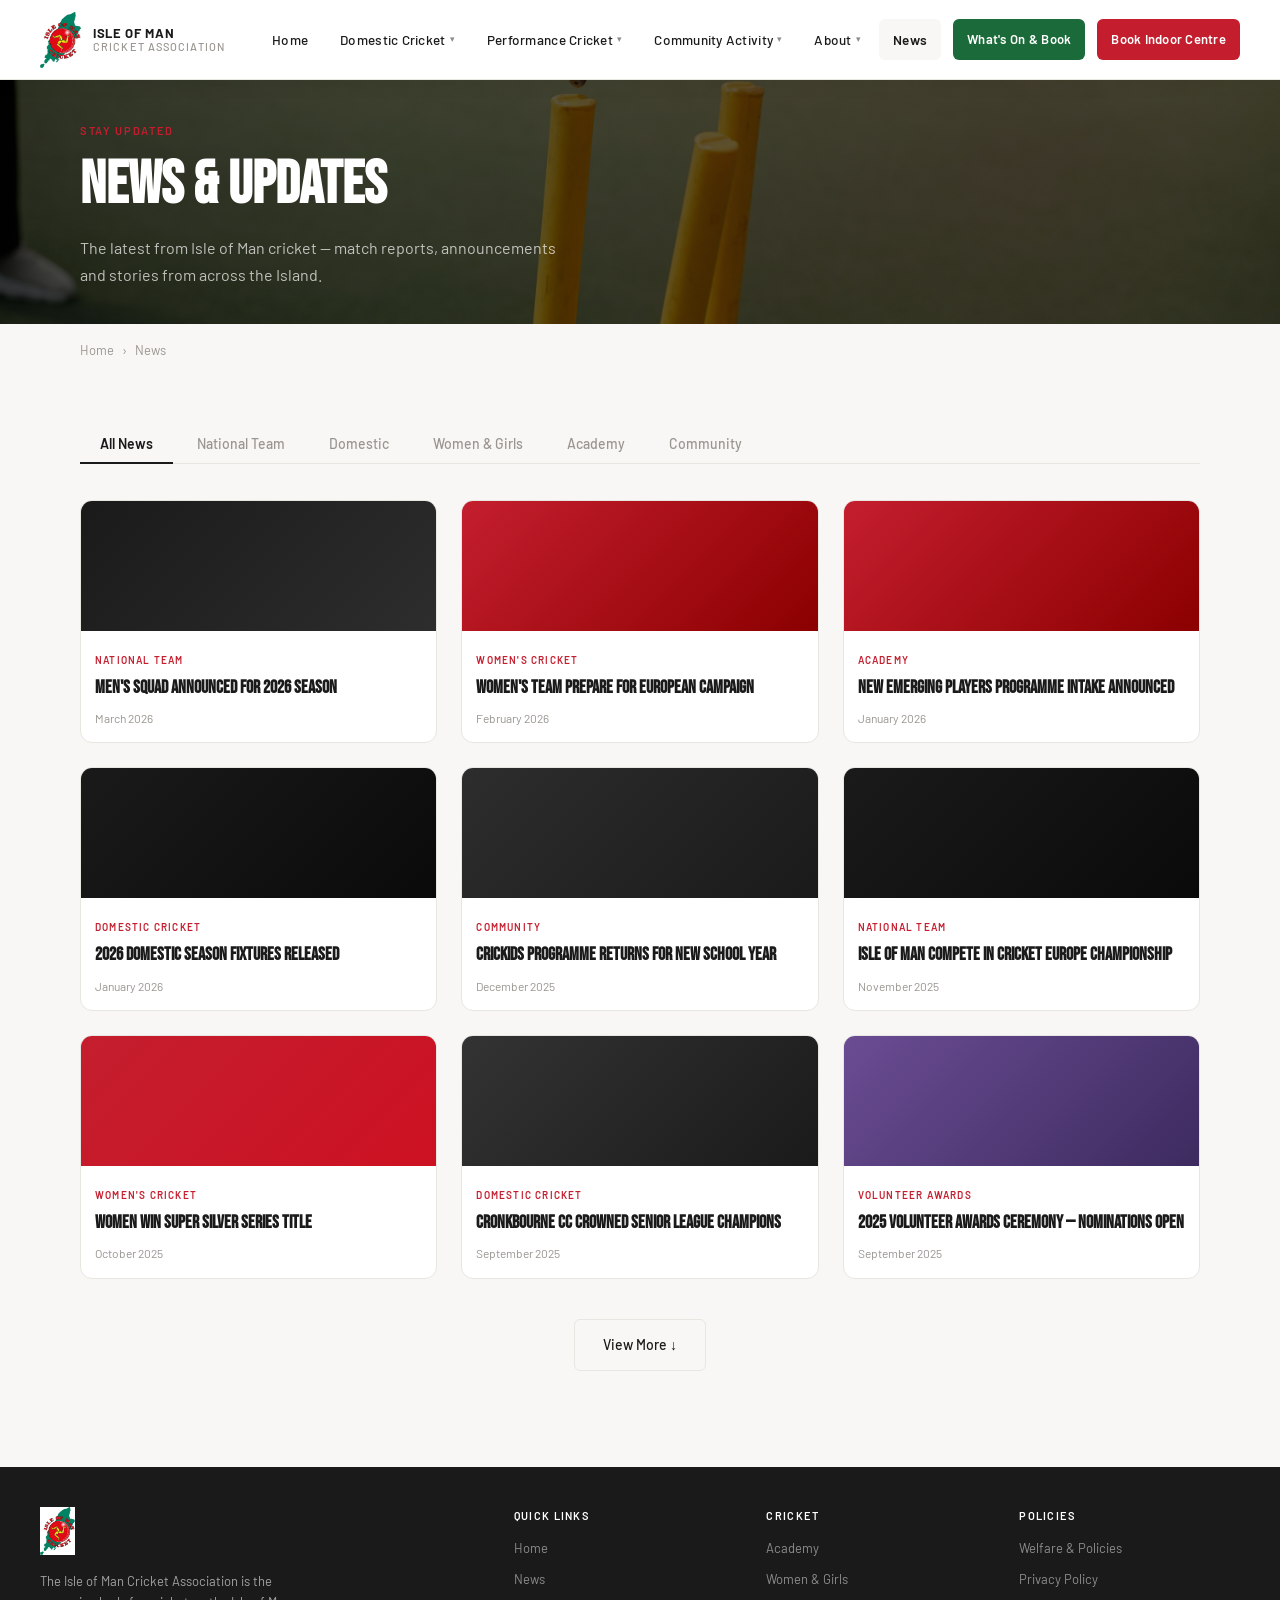
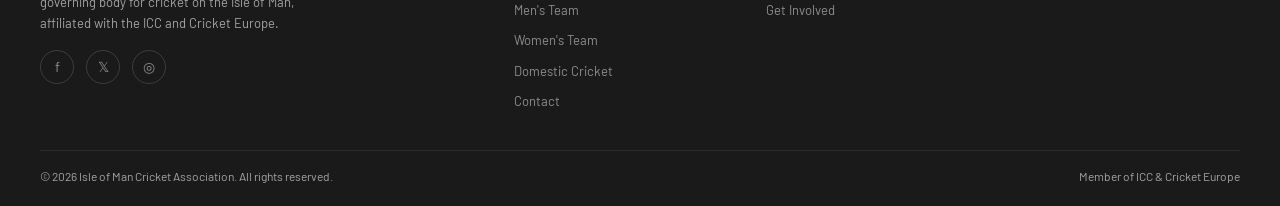
<file: news.html>
<!DOCTYPE html>
<html lang="en">
<head>
<meta charset="UTF-8">
<meta name="viewport" content="width=device-width, initial-scale=1.0">
<title>News — Isle of Man Cricket</title>
<link rel="stylesheet" href="css/style.css">
</head>
<body>

<!-- NAV -->
<nav id="main-nav">
<a href="index.html" class="nav-logo">
<img src="images/logo.png" alt="Isle of Man Cricket Association">
<div class="nav-logo-text">
<span class="org">Isle of Man</span>
<span class="country">Cricket Association</span>
</div>
</a>
<ul class="nav-links" id="nav-links">
<li><a href="index.html">Home</a></li>
<li>
<span>Domestic Cricket<span class="nav-caret">▾</span></span>
<ul class="nav-dropdown">
<li><a href="domestic.html#clubs">Find a Club</a></li>
<li><a href="get-involved.html#coaching">Coaching</a></li>
<li><a href="get-involved.html#umpiring">Umpiring</a></li>
</ul>
</li>
<li>
<span>Performance Cricket<span class="nav-caret">▾</span></span>
<ul class="nav-dropdown">
<li><a href="mens-team.html">Men's National Team</a></li>
<li><a href="womens-team.html">Women's National Team</a></li>
<li><a href="academy.html">Academy &amp; EPP</a></li>
<li><a href="roll-of-honour.html">Roll of Honour</a></li>
</ul>
</li>
<li>
<span>Community Activity<span class="nav-caret">▾</span></span>
<ul class="nav-dropdown">
<li><a href="community.html#schools">Schools</a></li>
<li><a href="community.html#future-red-caps">Future Red Caps</a></li>
<li><a href="community.html#cricstart">Cric Start</a></li>
<li><a href="community.html#camps">Summer Camps</a></li>
</ul>
</li>
<li>
<span>About<span class="nav-caret">▾</span></span>
<ul class="nav-dropdown">
<li><a href="about.html">About IOMCA</a></li>
<li><a href="about.html#committees">Committees</a></li>
<li><a href="about.html#policies">Welfare &amp; Policies</a></li>
<li><a href="partners.html">Partners</a></li>
<li><a href="contact.html">Contact Us</a></li>
</ul>
</li>
<li><a href="news.html" class="active">News</a></li>
<li><a href="whats-on.html" class="nav-whats-on-btn">What's On &amp; Book</a></li>
<li><a href="https://booking.iomcricket.co.uk/" class="nav-store-btn" target="_blank">Book Indoor Centre</a></li>
</ul>
<div class="hamburger" id="hamburger"><span></span><span></span><span></span></div>
</nav>

<!-- PAGE HERO -->
<div class="page-hero" style="background-image:url('images/Stock 1.jpg')">
<div class="page-hero-content">
<div class="page-hero-label">Stay Updated</div>
<h1>News & Updates</h1>
<p>The latest from Isle of Man cricket — match reports, announcements and stories from across the Island.</p>
</div>
</div>

<div class="breadcrumb"><a href="index.html">Home</a><span>›</span>News</div>

<div class="section">
<!-- FILTER TABS -->
<div class="tabs" style="margin-bottom:36px">
<button class="tab-btn active" onclick="filterNews('all',this)">All News</button>
<button class="tab-btn" onclick="filterNews('national',this)">National Team</button>
<button class="tab-btn" onclick="filterNews('domestic',this)">Domestic</button>
<button class="tab-btn" onclick="filterNews('women',this)">Women & Girls</button>
<button class="tab-btn" onclick="filterNews('academy',this)">Academy</button>
<button class="tab-btn" onclick="filterNews('community',this)">Community</button>
</div>

<div class="news-grid" id="news-grid"></div>

<!-- PLACEHOLDER for no news -->
<div id="no-news" style="display:none;text-align:center;padding:64px;color:var(--mid-grey)">
<div style="font-size:48px;margin-bottom:16px"></div>
<div style="font-size:16px;font-weight:500">No news in this category yet</div>
<div style="font-size:14px;margin-top:8px">Check back soon for updates.</div>
</div>

<!-- Link back to original news -->
<div style="margin-top:40px;text-align:center">
<a href="https://www.iomcricket.co.uk/news1.html" class="btn-outline" style="border-color:var(--light-grey);color:var(--dark)" target="_blank">View More ↓</a>
</div>
</div>

<!-- FOOTER -->
<footer>
<div class="footer-inner">
<div class="footer-brand">
<img src="images/logo.png" alt="Isle of Man Cricket Association">
<p>The Isle of Man Cricket Association is the governing body for cricket on the Isle of Man, affiliated with the ICC and Cricket Europe.</p>
<div class="footer-socials" style="margin-top:16px">
<a href="#" title="Facebook">f</a>
<a href="#" title="Twitter">𝕏</a>
<a href="#" title="Instagram">◎</a>
</div>
</div>
<div class="footer-col">
<h4>Quick Links</h4>
<ul>
<li><a href="index.html">Home</a></li>
<li><a href="news.html">News</a></li>
<li><a href="mens-team.html">Men's Team</a></li>
<li><a href="womens-team.html">Women's Team</a></li>
<li><a href="domestic.html">Domestic Cricket</a></li>
<li><a href="contact.html">Contact</a></li>
</ul>
</div>
<div class="footer-col">
<h4>Cricket</h4>
<ul>
<li><a href="academy.html">Academy</a></li>
<li><a href="women-girls.html">Women & Girls</a></li>
<li><a href="get-involved.html">Get Involved</a></li>
</ul>
</div>
<div class="footer-col">
<h4>Policies</h4>
<ul>
<li><a href="about.html#policies">Welfare & Policies</a></li>
<li><a href="about.html#privacy">Privacy Policy</a></li>
</ul>
</div>
</div>
<div class="footer-bottom">
<span>© 2026 Isle of Man Cricket Association. All rights reserved.</span>
<span>Member of ICC & Cricket Europe</span>
</div>
</footer>

<script>
  const newsItems = [
    { category: 'national', tag: 'National Team', title: "Men's Squad Announced for 2026 Season", date: 'March 2026', icon: '', color: 'linear-gradient(135deg,var(--green),var(--green-light))' },
    { category: 'women', tag: "Women's Cricket", title: "Women's Team Prepare for European Campaign", date: 'February 2026', icon: '', color: 'linear-gradient(135deg,var(--red),#8B0000)' },
    { category: 'academy', tag: 'Academy', title: 'New Emerging Players Programme Intake Announced', date: 'January 2026', icon: '', color: 'linear-gradient(135deg,var(--red),#8B0000)' },
    { category: 'domestic', tag: 'Domestic Cricket', title: '2026 Domestic Season Fixtures Released', date: 'January 2026', icon: '', color: 'linear-gradient(135deg,#1a1a1a,#0a0a0a)' },
    { category: 'community', tag: 'Community', title: 'CricKids Programme Returns for New School Year', date: 'December 2025', icon: '', color: 'linear-gradient(135deg,#2d2d2d,#1a1a1a)' },
    { category: 'national', tag: 'National Team', title: 'Isle of Man Compete in Cricket Europe Championship', date: 'November 2025', icon: '', color: 'linear-gradient(135deg,var(--green),#0a0a0a)' },
    { category: 'women', tag: "Women's Cricket", title: 'Women Win Super Silver Series Title', date: 'October 2025', icon: '', color: 'linear-gradient(135deg,var(--red),#cc1122)' },
    { category: 'domestic', tag: 'Domestic Cricket', title: 'Cronkbourne CC Crowned Senior League Champions', date: 'September 2025', icon: '', color: 'linear-gradient(135deg,#333333,#1a1a1a)' },
    { category: 'community', tag: 'Volunteer Awards', title: '2025 Volunteer Awards Ceremony — Nominations Open', date: 'September 2025', icon: '', color: 'linear-gradient(135deg,#6a4c93,#3d2b5f)' },
  ];

  let currentFilter = 'all';

  function renderNews(filter) {
    const grid = document.getElementById('news-grid');
    const noNews = document.getElementById('no-news');
    const filtered = filter === 'all' ? newsItems : newsItems.filter(n =>n.category === filter);

    if (filtered.length === 0) {
      grid.style.display = 'none';
      noNews.style.display = 'block';
      return;
    }

    grid.style.display = 'grid';
    noNews.style.display = 'none';

    grid.innerHTML = filtered.map(n =>`
<a href="https://www.iomcricket.co.uk/news1.html" class="news-card" target="_blank">
<div class="news-card-img" style="background:${n.color};font-size:52px">${n.icon}</div>
<div class="news-card-body">
<div class="news-card-tag">${n.tag}</div>
<div class="news-card-title">${n.title}</div>
<div class="news-card-date">${n.date}</div>
</div>
</a>
    `).join('');
  }

  function filterNews(category, btn) {
    currentFilter = category;
    document.querySelectorAll('.tab-btn').forEach(b =>b.classList.remove('active'));
    btn.classList.add('active');
    renderNews(category);
  }

  document.getElementById('hamburger').addEventListener('click', () =>{
    document.getElementById('nav-links').classList.toggle('open');
  });

  renderNews('all');
</script>
</body>
</html>
</file>
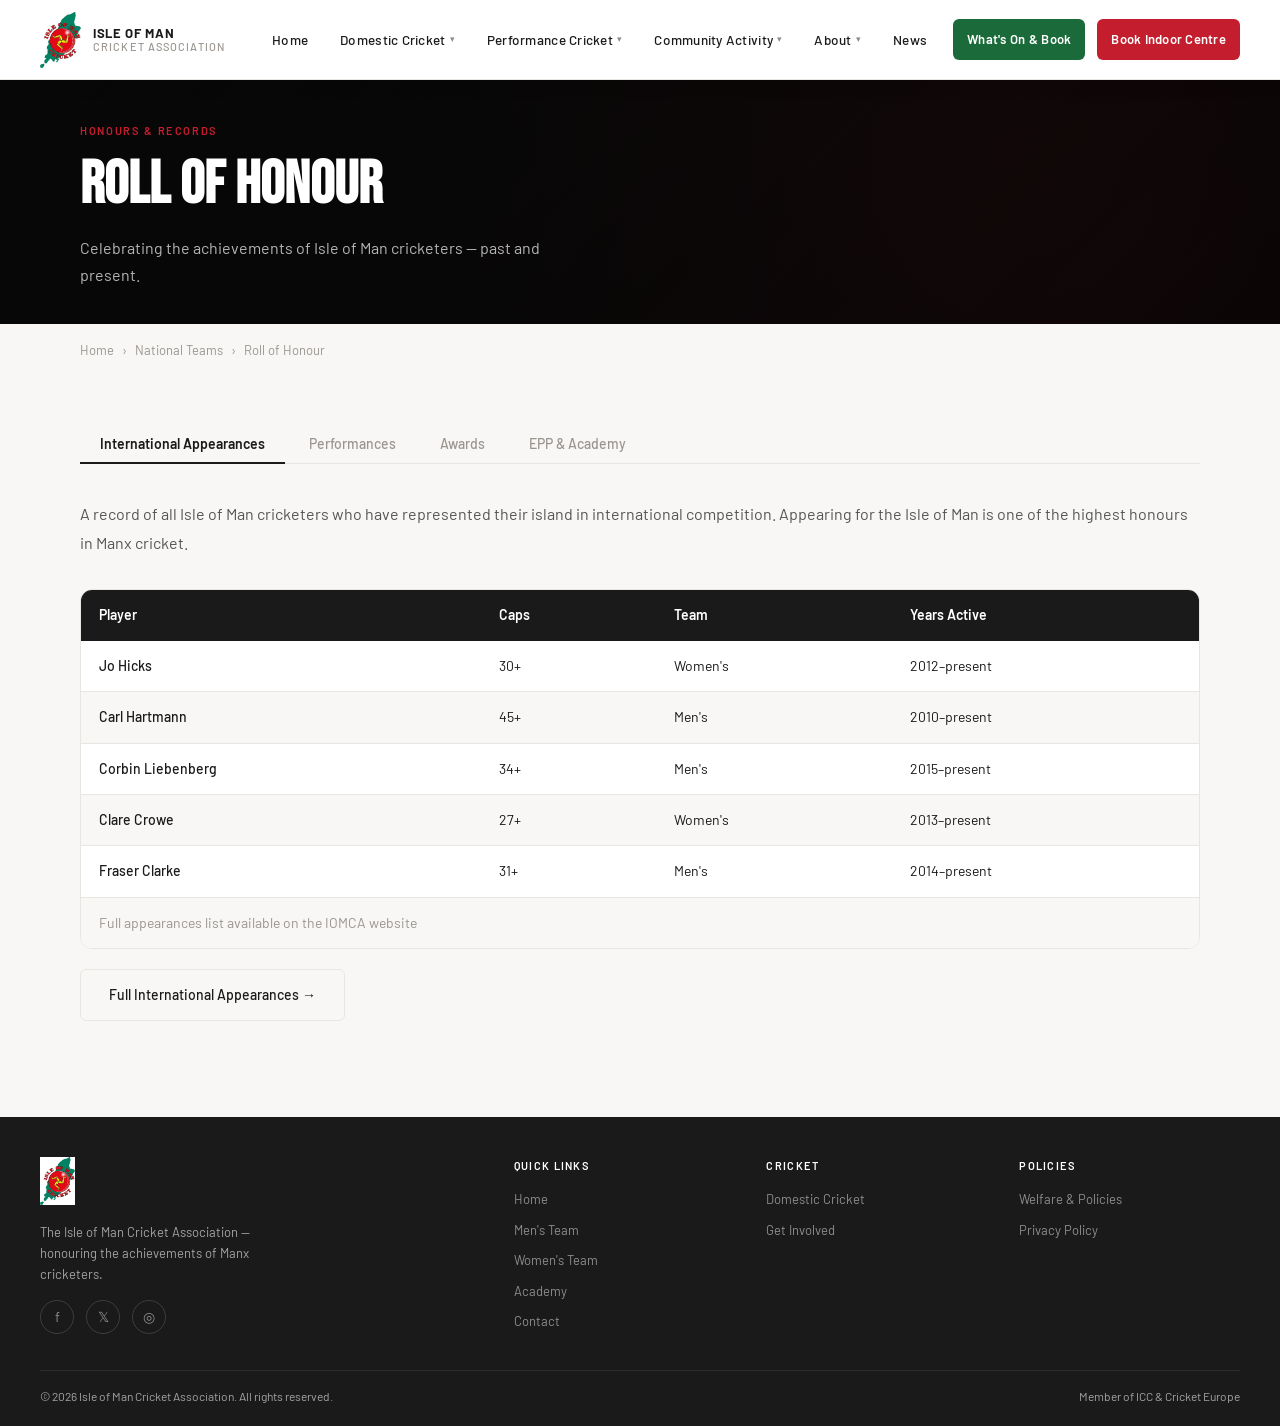
<file: roll-of-honour.html>
<!DOCTYPE html>
<html lang="en">
<head>
<meta charset="UTF-8">
<meta name="viewport" content="width=device-width, initial-scale=1.0">
<title>Roll of Honour — Isle of Man Cricket</title>
<link rel="stylesheet" href="css/style.css">
</head>
<body>

<nav id="main-nav">
<a href="index.html" class="nav-logo">
<img src="images/logo.png" alt="Isle of Man Cricket Association">
<div class="nav-logo-text">
<span class="org">Isle of Man</span>
<span class="country">Cricket Association</span>
</div>
</a>
<ul class="nav-links" id="nav-links">
<li><a href="index.html">Home</a></li>
<li>
<span>Domestic Cricket<span class="nav-caret">▾</span></span>
<ul class="nav-dropdown">
<li><a href="domestic.html#clubs">Find a Club</a></li>
<li><a href="get-involved.html#coaching">Coaching</a></li>
<li><a href="get-involved.html#umpiring">Umpiring</a></li>
</ul>
</li>
<li>
<span class="active">Performance Cricket<span class="nav-caret">▾</span></span>
<ul class="nav-dropdown">
<li><a href="mens-team.html">Men's National Team</a></li>
<li><a href="womens-team.html">Women's National Team</a></li>
<li><a href="academy.html">Academy &amp; EPP</a></li>
<li><a href="roll-of-honour.html">Roll of Honour</a></li>
</ul>
</li>
<li>
<span>Community Activity<span class="nav-caret">▾</span></span>
<ul class="nav-dropdown">
<li><a href="community.html#schools">Schools</a></li>
<li><a href="community.html#future-red-caps">Future Red Caps</a></li>
<li><a href="community.html#cricstart">Cric Start</a></li>
<li><a href="community.html#camps">Summer Camps</a></li>
</ul>
</li>
<li>
<span>About<span class="nav-caret">▾</span></span>
<ul class="nav-dropdown">
<li><a href="about.html">About IOMCA</a></li>
<li><a href="about.html#committees">Committees</a></li>
<li><a href="about.html#policies">Welfare &amp; Policies</a></li>
<li><a href="partners.html">Partners</a></li>
<li><a href="contact.html">Contact Us</a></li>
</ul>
</li>
<li><a href="news.html">News</a></li>
<li><a href="whats-on.html" class="nav-whats-on-btn">What's On &amp; Book</a></li>
<li><a href="https://booking.iomcricket.co.uk/" class="nav-store-btn" target="_blank">Book Indoor Centre</a></li>
</ul>
<div class="hamburger" id="hamburger"><span></span><span></span><span></span></div>
</nav>

<div class="page-hero">
<div class="page-hero-content">
<div class="page-hero-label">Honours & Records</div>
<h1>Roll of Honour</h1>
<p>Celebrating the achievements of Isle of Man cricketers — past and present.</p>
</div>
</div>

<div class="breadcrumb"><a href="index.html">Home</a><span>›</span><a href="#">National Teams</a><span>›</span>Roll of Honour</div>

<div class="section">
<div class="tabs">
<button class="tab-btn active" onclick="switchTab('appearances')">International Appearances</button>
<button class="tab-btn" onclick="switchTab('performances')">Performances</button>
<button class="tab-btn" onclick="switchTab('awards')">Awards</button>
<button class="tab-btn" onclick="switchTab('epp')">EPP & Academy</button>
</div>

<div class="tab-panel active" id="tab-appearances">
<p style="font-size:16px;color:#555;line-height:1.8;margin-bottom:32px">A record of all Isle of Man cricketers who have represented their island in international competition. Appearing for the Isle of Man is one of the highest honours in Manx cricket.</p>
<div style="background:var(--white);border-radius:12px;border:1px solid var(--light-grey);overflow:hidden">
<table style="width:100%;border-collapse:collapse;font-size:14px">
<thead>
<tr style="background:var(--green);color:var(--white)">
<th style="padding:14px 18px;text-align:left;font-weight:600">Player</th>
<th style="padding:14px 18px;text-align:left;font-weight:600">Caps</th>
<th style="padding:14px 18px;text-align:left;font-weight:600">Team</th>
<th style="padding:14px 18px;text-align:left;font-weight:600">Years Active</th>
</tr>
</thead>
<tbody>
<tr style="border-bottom:1px solid var(--light-grey)">
<td style="padding:14px 18px;font-weight:500">Jo Hicks</td>
<td style="padding:14px 18px">30+</td>
<td style="padding:14px 18px">Women's</td>
<td style="padding:14px 18px">2012–present</td>
</tr>
<tr style="border-bottom:1px solid var(--light-grey);background:var(--off-white)">
<td style="padding:14px 18px;font-weight:500">Carl Hartmann</td>
<td style="padding:14px 18px">45+</td>
<td style="padding:14px 18px">Men's</td>
<td style="padding:14px 18px">2010–present</td>
</tr>
<tr style="border-bottom:1px solid var(--light-grey)">
<td style="padding:14px 18px;font-weight:500">Corbin Liebenberg</td>
<td style="padding:14px 18px">34+</td>
<td style="padding:14px 18px">Men's</td>
<td style="padding:14px 18px">2015–present</td>
</tr>
<tr style="border-bottom:1px solid var(--light-grey);background:var(--off-white)">
<td style="padding:14px 18px;font-weight:500">Clare Crowe</td>
<td style="padding:14px 18px">27+</td>
<td style="padding:14px 18px">Women's</td>
<td style="padding:14px 18px">2013–present</td>
</tr>
<tr style="border-bottom:1px solid var(--light-grey)">
<td style="padding:14px 18px;font-weight:500">Fraser Clarke</td>
<td style="padding:14px 18px">31+</td>
<td style="padding:14px 18px">Men's</td>
<td style="padding:14px 18px">2014–present</td>
</tr>
<tr style="background:var(--off-white)">
<td style="padding:14px 18px;color:var(--mid-grey)" colspan="4">Full appearances list available on the IOMCA website</td>
</tr>
</tbody>
</table>
</div>
<div style="margin-top:20px">
<a href="https://www.iomcricket.co.uk/international-appearances.html" class="btn-outline" style="border-color:var(--light-grey);color:var(--dark)" target="_blank">Full International Appearances →</a>
</div>
</div>

<div class="tab-panel" id="tab-performances">
<p style="font-size:16px;color:#555;line-height:1.8;margin-bottom:32px">Record performances by Isle of Man cricketers in international competition.</p>
<div style="text-align:center;padding:32px;color:var(--mid-grey)">
<div style="font-size:48px;margin-bottom:16px"></div>
<div style="font-size:16px;font-weight:500">Performance records coming soon</div>
<a href="https://www.iomcricket.co.uk/performances.html" style="display:inline-block;margin-top:16px;font-size:13px;font-weight:600;color:var(--green);text-decoration:none" target="_blank">View on IOMCA website →</a>
</div>
</div>

<div class="tab-panel" id="tab-awards">
<p style="font-size:16px;color:#555;line-height:1.8;margin-bottom:32px">Annual awards recognising outstanding contributions to Isle of Man cricket — players, coaches, volunteers and clubs.</p>
<div style="text-align:center;padding:32px;color:var(--mid-grey)">
<div style="font-size:48px;margin-bottom:16px"></div>
<div style="font-size:16px;font-weight:500">Awards information coming soon</div>
<a href="https://www.iomcricket.co.uk/awards.html" style="display:inline-block;margin-top:16px;font-size:13px;font-weight:600;color:var(--green);text-decoration:none" target="_blank">View on IOMCA website →</a>
</div>
</div>

<div class="tab-panel" id="tab-epp">
<p style="font-size:16px;color:#555;line-height:1.8;margin-bottom:32px">Celebrating the players who have progressed through our Academy and Emerging Players Programme to senior representation.</p>
<div style="text-align:center;padding:32px;color:var(--mid-grey)">
<div style="font-size:48px;margin-bottom:16px"></div>
<div style="font-size:16px;font-weight:500">EPP & Academy records coming soon</div>
<a href="https://www.iomcricket.co.uk/epp--academy.html" style="display:inline-block;margin-top:16px;font-size:13px;font-weight:600;color:var(--green);text-decoration:none" target="_blank">View on IOMCA website →</a>
</div>
</div>
</div>

<footer>
<div class="footer-inner">
<div class="footer-brand">
<img src="images/logo.png" alt="Isle of Man Cricket Association">
<p>The Isle of Man Cricket Association — honouring the achievements of Manx cricketers.</p>
<div class="footer-socials" style="margin-top:16px">
<a href="#" title="Facebook">f</a>
<a href="#" title="Twitter">𝕏</a>
<a href="#" title="Instagram">◎</a>
</div>
</div>
<div class="footer-col">
<h4>Quick Links</h4>
<ul>
<li><a href="index.html">Home</a></li>
<li><a href="mens-team.html">Men's Team</a></li>
<li><a href="womens-team.html">Women's Team</a></li>
<li><a href="academy.html">Academy</a></li>
<li><a href="contact.html">Contact</a></li>
</ul>
</div>
<div class="footer-col"><h4>Cricket</h4>
<ul>
<li><a href="domestic.html">Domestic Cricket</a></li>
<li><a href="get-involved.html">Get Involved</a></li>
</ul>
</div>
<div class="footer-col"><h4>Policies</h4>
<ul>
<li><a href="about.html#policies">Welfare & Policies</a></li>
<li><a href="about.html#privacy">Privacy Policy</a></li>
</ul>
</div>
</div>
<div class="footer-bottom">
<span>© 2026 Isle of Man Cricket Association. All rights reserved.</span>
<span>Member of ICC & Cricket Europe</span>
</div>
</footer>

<script>
  function switchTab(id) {
    document.querySelectorAll('.tab-btn').forEach(b =>b.classList.remove('active'));
    document.querySelectorAll('.tab-panel').forEach(p =>p.classList.remove('active'));
    document.querySelector(`[onclick="switchTab('${id}')"]`).classList.add('active');
    document.getElementById('tab-' + id).classList.add('active');
  }
  document.getElementById('hamburger').addEventListener('click', () =>{
    document.getElementById('nav-links').classList.toggle('open');
  });
</script>
</body>
</html>
</file>
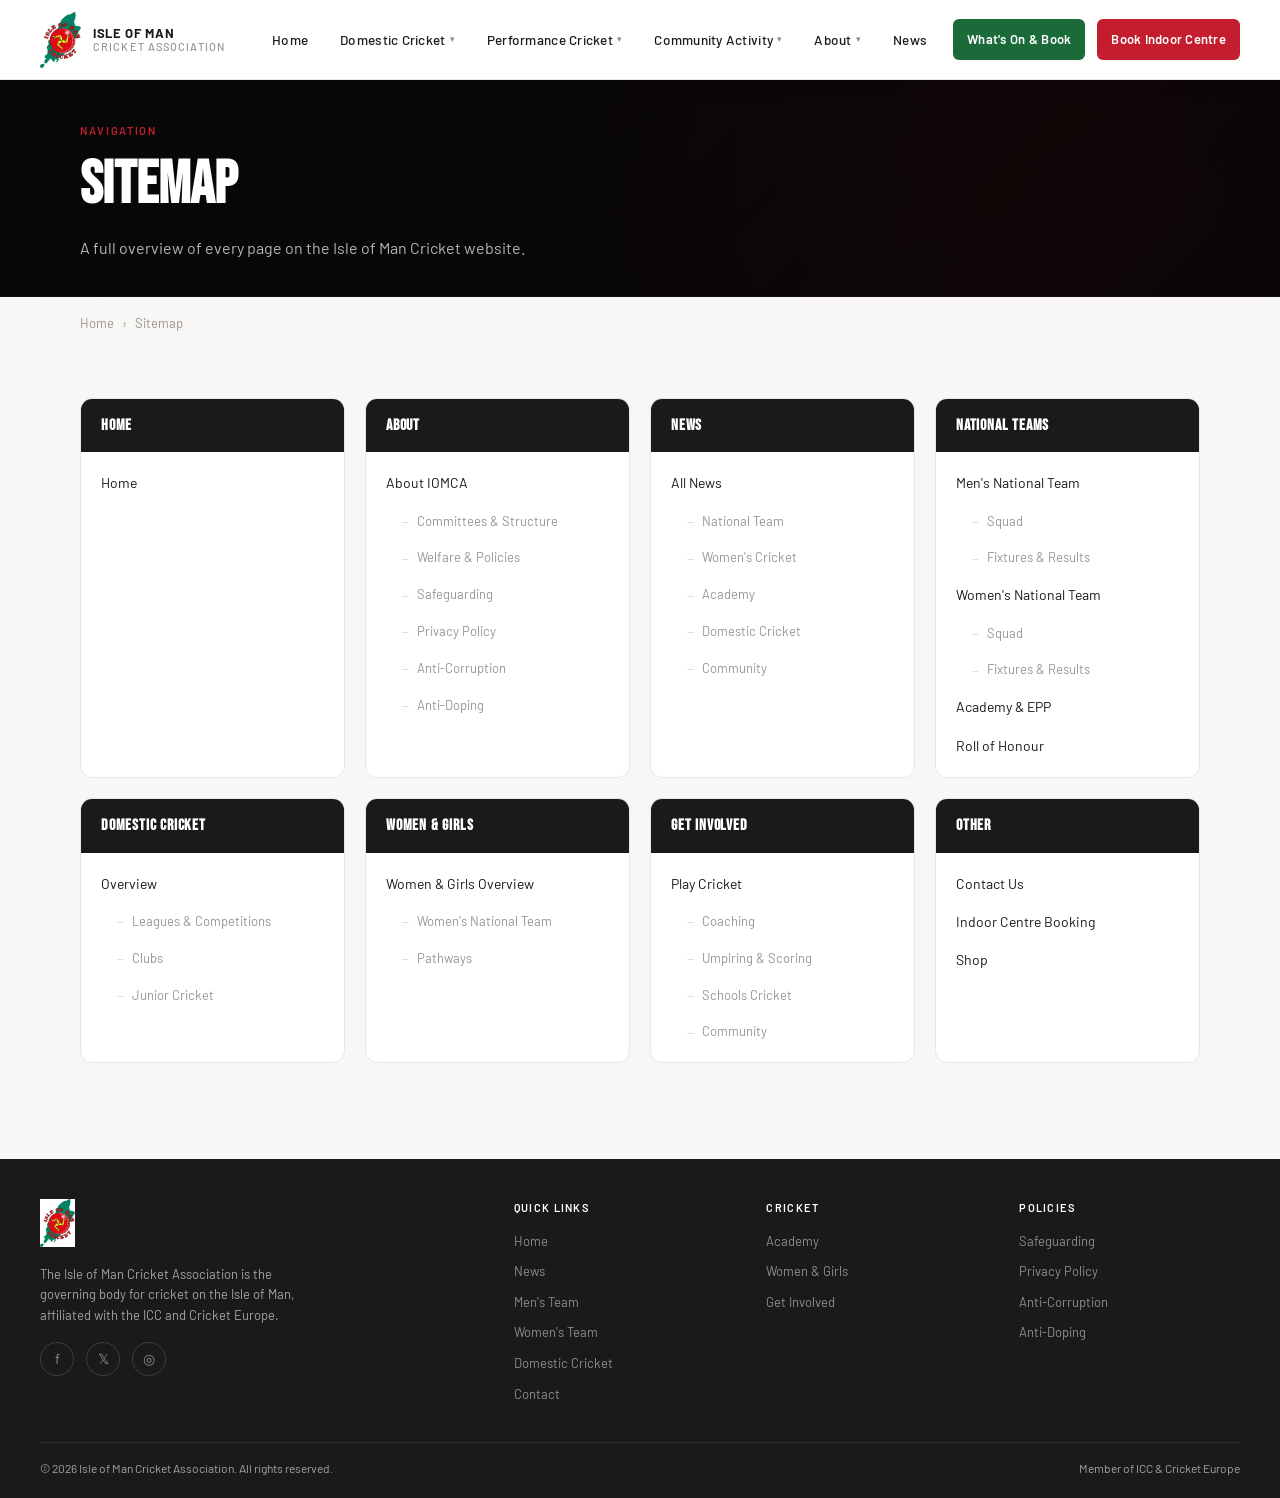
<file: sitemap.html>
<!DOCTYPE html>
<html lang="en">
<head>
<meta charset="UTF-8">
<meta name="viewport" content="width=device-width, initial-scale=1.0">
<title>Sitemap — Isle of Man Cricket</title>
<link rel="stylesheet" href="css/style.css">
<style>
.sitemap-grid {
  display: grid;
  grid-template-columns: repeat(auto-fill, minmax(260px, 1fr));
  gap: 20px;
}
.sitemap-group {
  background: var(--white);
  border: 1px solid var(--light-grey);
  border-radius: 12px;
  overflow: hidden;
}
.sitemap-group-header {
  background: var(--dark);
  padding: 14px 20px;
}
.sitemap-group-header h3 {
  font-family: 'Bebas Neue', sans-serif;
  font-size: 16px;
  color: var(--white);
  letter-spacing: 0.05em;
}
.sitemap-group ul {
  list-style: none;
  padding: 12px 0;
}
.sitemap-group ul li a {
  display: flex;
  align-items: center;
  gap: 8px;
  padding: 8px 20px;
  font-size: 14px;
  color: var(--dark);
  text-decoration: none;
  transition: background 0.15s, color 0.15s;
}
.sitemap-group ul li a:hover {
  background: var(--off-white);
  color: var(--red);
}
.sitemap-group ul li.sub a {
  padding-left: 36px;
  font-size: 13px;
  color: var(--mid-grey);
}
.sitemap-group ul li.sub a:hover {
  color: var(--red);
}
.sitemap-group ul li.sub a::before {
  content: '—';
  font-size: 10px;
  opacity: 0.4;
  flex-shrink: 0;
}
</style>
</head>
<body>

<!-- NAV -->
<nav id="main-nav">
<a href="index.html" class="nav-logo">
<img src="images/logo.png" alt="Isle of Man Cricket Association">
<div class="nav-logo-text">
<span class="org">Isle of Man</span>
<span class="country">Cricket Association</span>
</div>
</a>
<ul class="nav-links" id="nav-links">
<li><a href="index.html">Home</a></li>
<li>
<span>Domestic Cricket<span class="nav-caret">▾</span></span>
<ul class="nav-dropdown">
<li><a href="domestic.html#clubs">Find a Club</a></li>
<li><a href="get-involved.html#coaching">Coaching</a></li>
<li><a href="get-involved.html#umpiring">Umpiring</a></li>
</ul>
</li>
<li>
<span>Performance Cricket<span class="nav-caret">▾</span></span>
<ul class="nav-dropdown">
<li><a href="mens-team.html">Men's National Team</a></li>
<li><a href="womens-team.html">Women's National Team</a></li>
<li><a href="academy.html">Academy &amp; EPP</a></li>
<li><a href="roll-of-honour.html">Roll of Honour</a></li>
</ul>
</li>
<li>
<span>Community Activity<span class="nav-caret">▾</span></span>
<ul class="nav-dropdown">
<li><a href="community.html#schools">Schools</a></li>
<li><a href="community.html#future-red-caps">Future Red Caps</a></li>
<li><a href="community.html#cricstart">Cric Start</a></li>
<li><a href="community.html#camps">Summer Camps</a></li>
</ul>
</li>
<li>
<span>About<span class="nav-caret">▾</span></span>
<ul class="nav-dropdown">
<li><a href="about.html">About IOMCA</a></li>
<li><a href="about.html#committees">Committees</a></li>
<li><a href="about.html#policies">Welfare &amp; Policies</a></li>
<li><a href="partners.html">Partners</a></li>
<li><a href="contact.html">Contact Us</a></li>
</ul>
</li>
<li><a href="news.html">News</a></li>
<li><a href="whats-on.html" class="nav-whats-on-btn">What's On &amp; Book</a></li>
<li><a href="https://booking.iomcricket.co.uk/" class="nav-store-btn" target="_blank">Book Indoor Centre</a></li>
</ul>
<div class="hamburger" id="hamburger"><span></span><span></span><span></span></div>
</nav>

<!-- PAGE HERO -->
<div class="page-hero">
<div class="page-hero-content">
<div class="page-hero-label">Navigation</div>
<h1>Sitemap</h1>
<p>A full overview of every page on the Isle of Man Cricket website.</p>
</div>
</div>

<div class="breadcrumb"><a href="index.html">Home</a><span>›</span>Sitemap</div>

<!-- SITEMAP -->
<div class="section">
<div class="sitemap-grid">

  <!-- Home -->
  <div class="sitemap-group">
    <div class="sitemap-group-header"><h3>Home</h3></div>
    <ul>
      <li><a href="index.html">Home</a></li>
    </ul>
  </div>

  <!-- About -->
  <div class="sitemap-group">
    <div class="sitemap-group-header"><h3>About</h3></div>
    <ul>
      <li><a href="about.html">About IOMCA</a></li>
      <li class="sub"><a href="about.html#committees">Committees & Structure</a></li>
      <li class="sub"><a href="about.html#policies">Welfare & Policies</a></li>
      <li class="sub"><a href="about.html#safeguarding">Safeguarding</a></li>
      <li class="sub"><a href="about.html#privacy">Privacy Policy</a></li>
      <li class="sub"><a href="about.html#anticorruption">Anti-Corruption</a></li>
      <li class="sub"><a href="about.html#antidoping">Anti-Doping</a></li>
    </ul>
  </div>

  <!-- News -->
  <div class="sitemap-group">
    <div class="sitemap-group-header"><h3>News</h3></div>
    <ul>
      <li><a href="news.html">All News</a></li>
      <li class="sub"><a href="news.html">National Team</a></li>
      <li class="sub"><a href="news.html">Women's Cricket</a></li>
      <li class="sub"><a href="news.html">Academy</a></li>
      <li class="sub"><a href="news.html">Domestic Cricket</a></li>
      <li class="sub"><a href="news.html">Community</a></li>
    </ul>
  </div>

  <!-- National Teams -->
  <div class="sitemap-group">
    <div class="sitemap-group-header"><h3>National Teams</h3></div>
    <ul>
      <li><a href="mens-team.html">Men's National Team</a></li>
      <li class="sub"><a href="mens-team.html#squad">Squad</a></li>
      <li class="sub"><a href="mens-team.html#fixtures">Fixtures & Results</a></li>
      <li><a href="womens-team.html">Women's National Team</a></li>
      <li class="sub"><a href="womens-team.html#squad">Squad</a></li>
      <li class="sub"><a href="womens-team.html#fixtures">Fixtures & Results</a></li>
      <li><a href="academy.html">Academy & EPP</a></li>
      <li><a href="roll-of-honour.html">Roll of Honour</a></li>
    </ul>
  </div>

  <!-- Domestic Cricket -->
  <div class="sitemap-group">
    <div class="sitemap-group-header"><h3>Domestic Cricket</h3></div>
    <ul>
      <li><a href="domestic.html">Overview</a></li>
      <li class="sub"><a href="domestic.html#leagues">Leagues & Competitions</a></li>
      <li class="sub"><a href="domestic.html#clubs">Clubs</a></li>
      <li class="sub"><a href="domestic.html#junior">Junior Cricket</a></li>
    </ul>
  </div>

  <!-- Women & Girls -->
  <div class="sitemap-group">
    <div class="sitemap-group-header"><h3>Women & Girls</h3></div>
    <ul>
      <li><a href="women-girls.html">Women & Girls Overview</a></li>
      <li class="sub"><a href="womens-team.html">Women's National Team</a></li>
      <li class="sub"><a href="women-girls.html#pathways">Pathways</a></li>
    </ul>
  </div>

  <!-- Get Involved -->
  <div class="sitemap-group">
    <div class="sitemap-group-header"><h3>Get Involved</h3></div>
    <ul>
      <li><a href="get-involved.html">Play Cricket</a></li>
      <li class="sub"><a href="get-involved.html#coaching">Coaching</a></li>
      <li class="sub"><a href="get-involved.html#umpiring">Umpiring & Scoring</a></li>
      <li class="sub"><a href="get-involved.html#schools">Schools Cricket</a></li>
      <li class="sub"><a href="get-involved.html#community">Community</a></li>
    </ul>
  </div>

  <!-- Other -->
  <div class="sitemap-group">
    <div class="sitemap-group-header"><h3>Other</h3></div>
    <ul>
      <li><a href="contact.html">Contact Us</a></li>
      <li><a href="https://booking.iomcricket.co.uk" target="_blank">Indoor Centre Booking</a></li>
      <li><a href="https://www.iomcricket.co.uk/store/c1/Featured_Products.html" target="_blank">Shop</a></li>
    </ul>
  </div>

</div>
</div>

<!-- FOOTER -->
<footer>
<div class="footer-inner">
<div class="footer-brand">
<img src="images/logo.png" alt="Isle of Man Cricket Association">
<p>The Isle of Man Cricket Association is the governing body for cricket on the Isle of Man, affiliated with the ICC and Cricket Europe.</p>
<div class="footer-socials" style="margin-top:16px">
<a href="#" title="Facebook">f</a>
<a href="#" title="Twitter">𝕏</a>
<a href="#" title="Instagram">◎</a>
</div>
</div>
<div class="footer-col">
<h4>Quick Links</h4>
<ul>
<li><a href="index.html">Home</a></li>
<li><a href="news.html">News</a></li>
<li><a href="mens-team.html">Men's Team</a></li>
<li><a href="womens-team.html">Women's Team</a></li>
<li><a href="domestic.html">Domestic Cricket</a></li>
<li><a href="contact.html">Contact</a></li>
</ul>
</div>
<div class="footer-col">
<h4>Cricket</h4>
<ul>
<li><a href="academy.html">Academy</a></li>
<li><a href="women-girls.html">Women & Girls</a></li>
<li><a href="get-involved.html">Get Involved</a></li>
</ul>
</div>
<div class="footer-col">
<h4>Policies</h4>
<ul>
<li><a href="about.html#safeguarding">Safeguarding</a></li>
<li><a href="about.html#privacy">Privacy Policy</a></li>
<li><a href="about.html#anticorruption">Anti-Corruption</a></li>
<li><a href="about.html#antidoping">Anti-Doping</a></li>
</ul>
</div>
</div>
<div class="footer-bottom">
<span>© 2026 Isle of Man Cricket Association. All rights reserved.</span>
<span>Member of ICC & Cricket Europe</span>
</div>
</footer>

<script>
const hamburger = document.getElementById('hamburger');
const navLinks = document.getElementById('nav-links');
hamburger.addEventListener('click', () => navLinks.classList.toggle('open'));
</script>

</body>
</html>
</file>
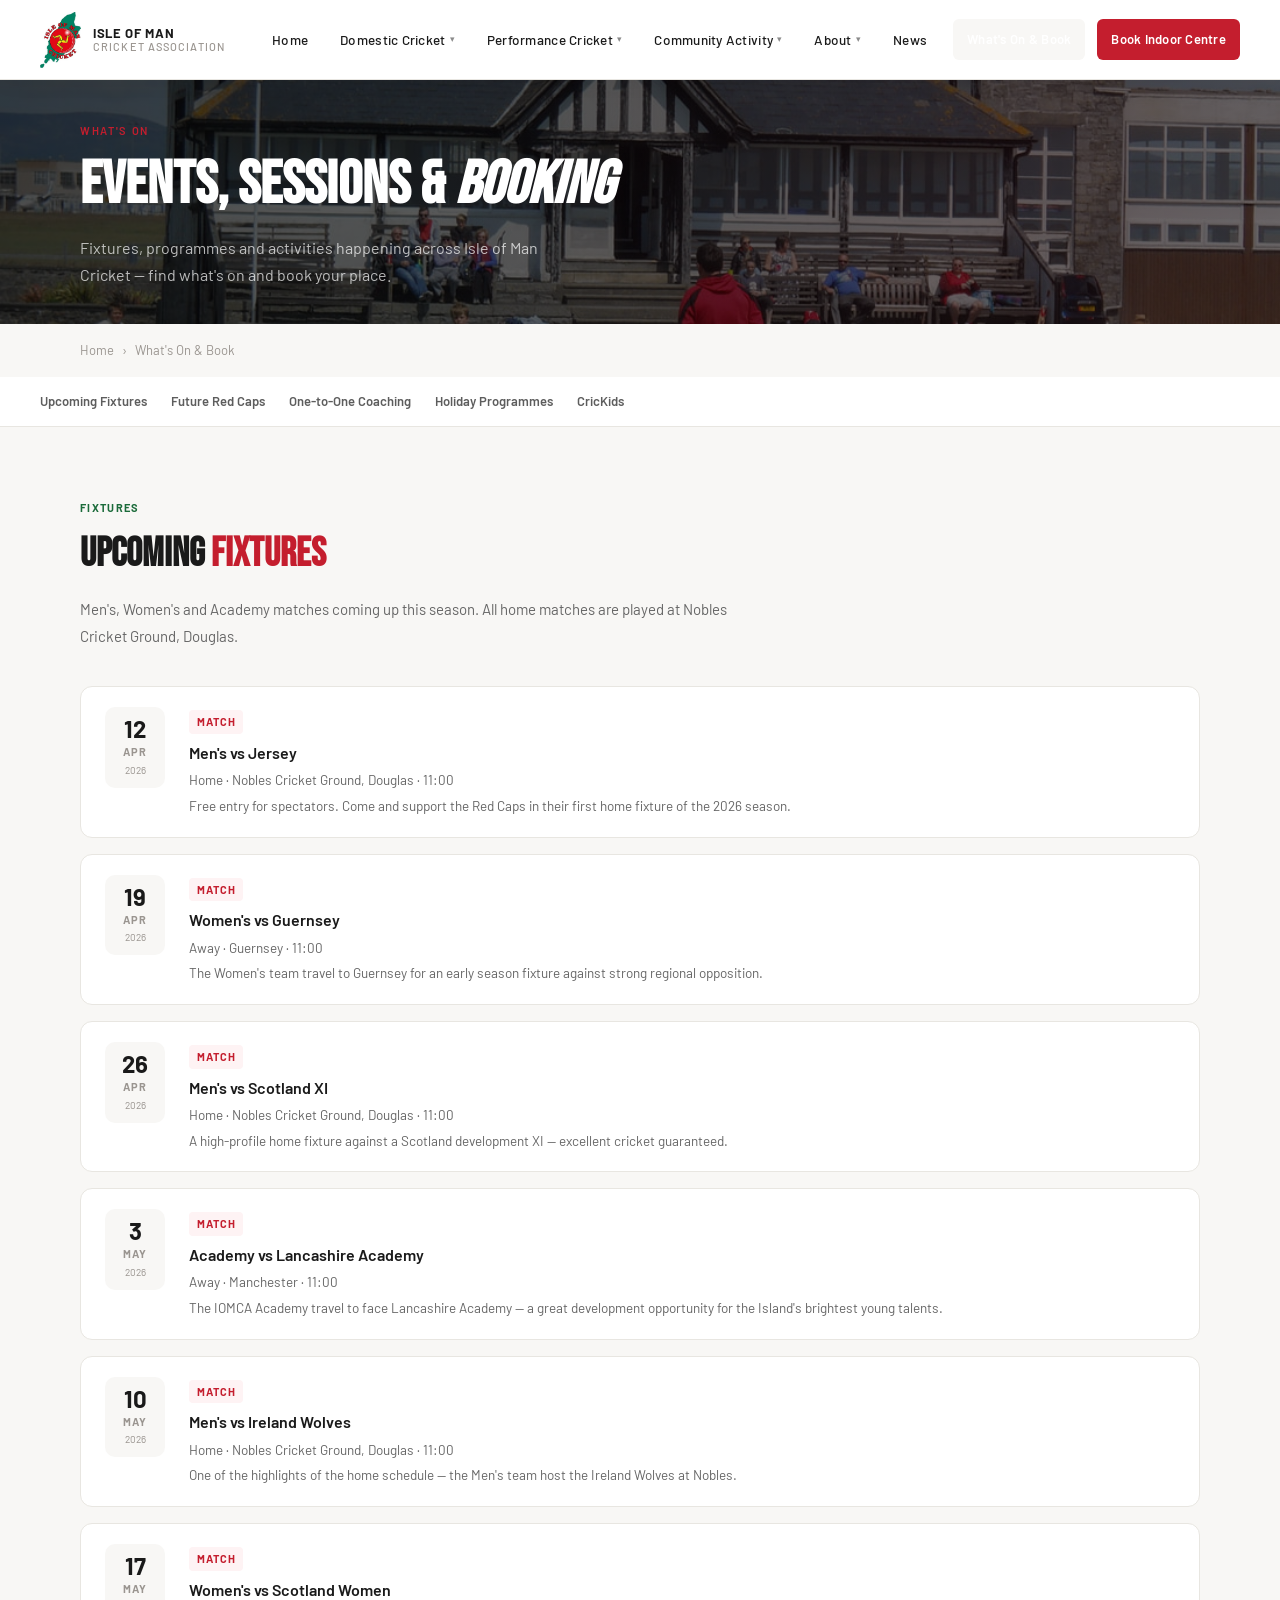
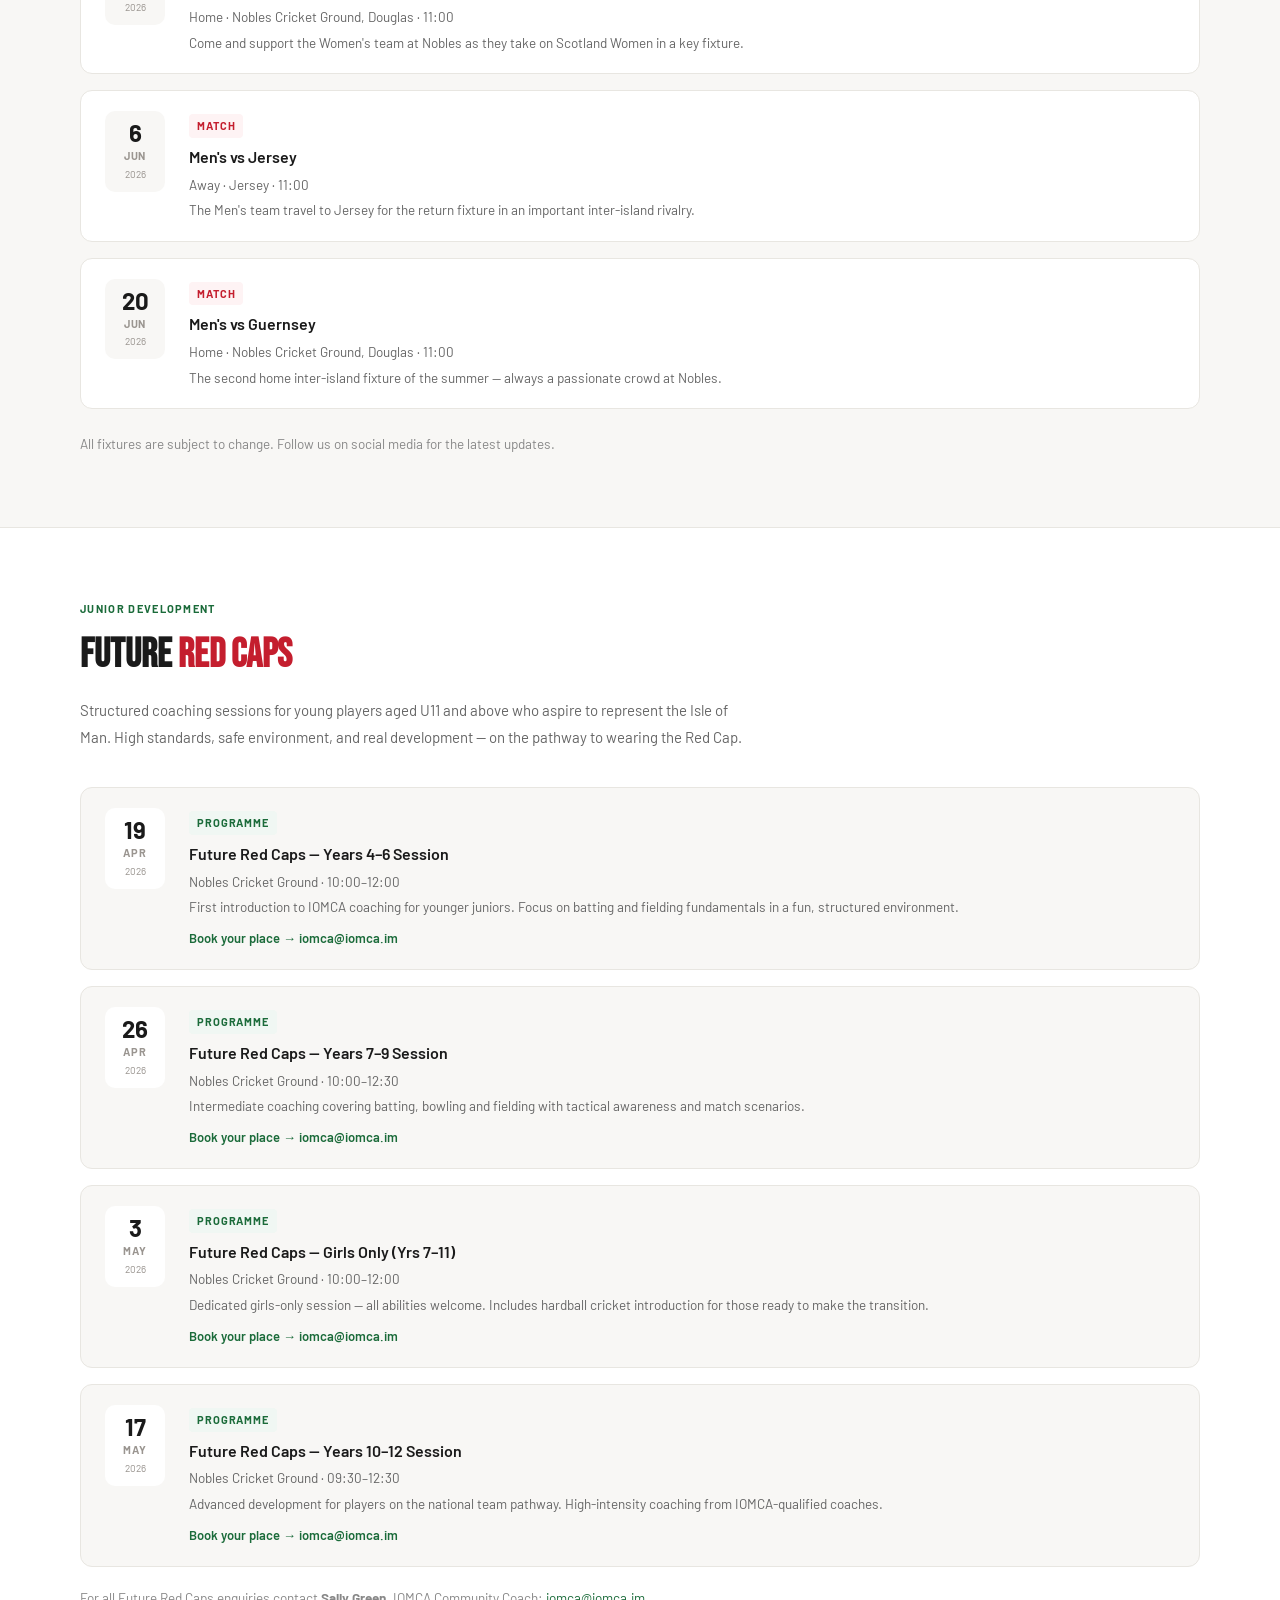
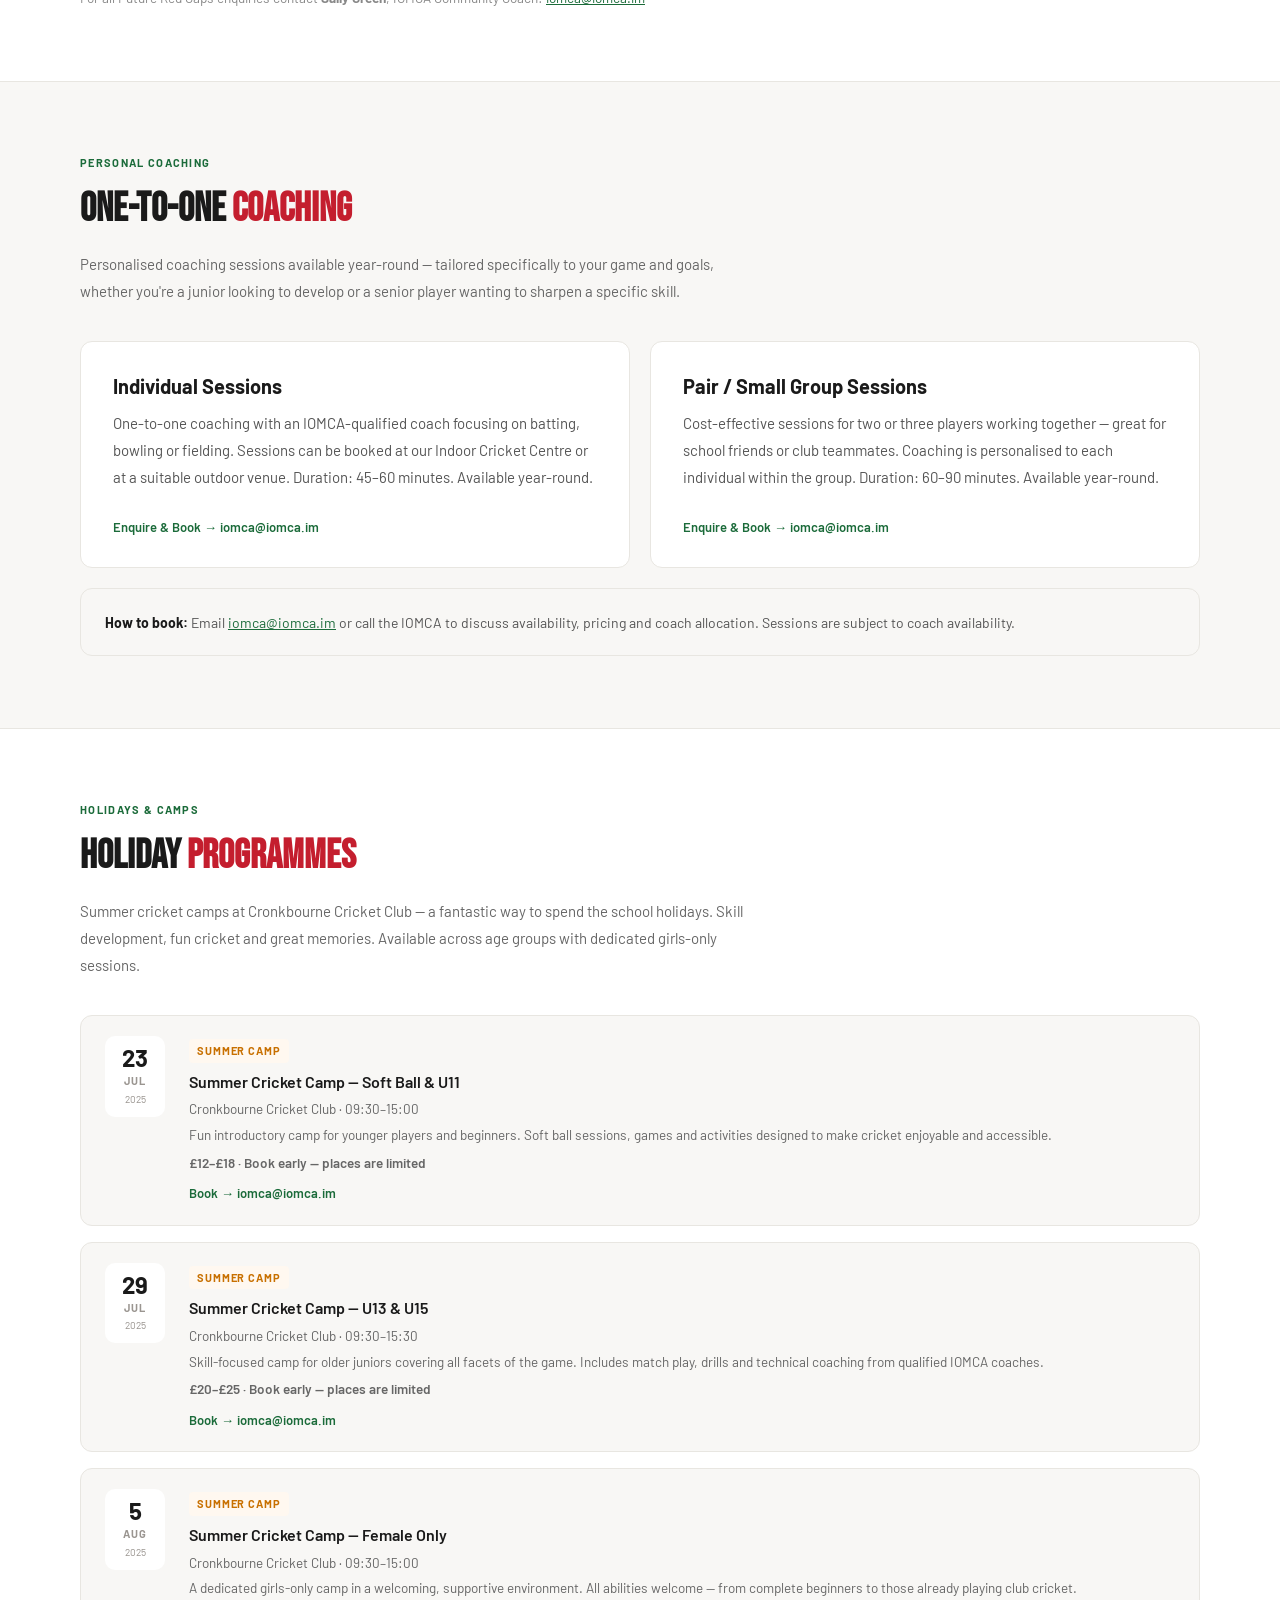
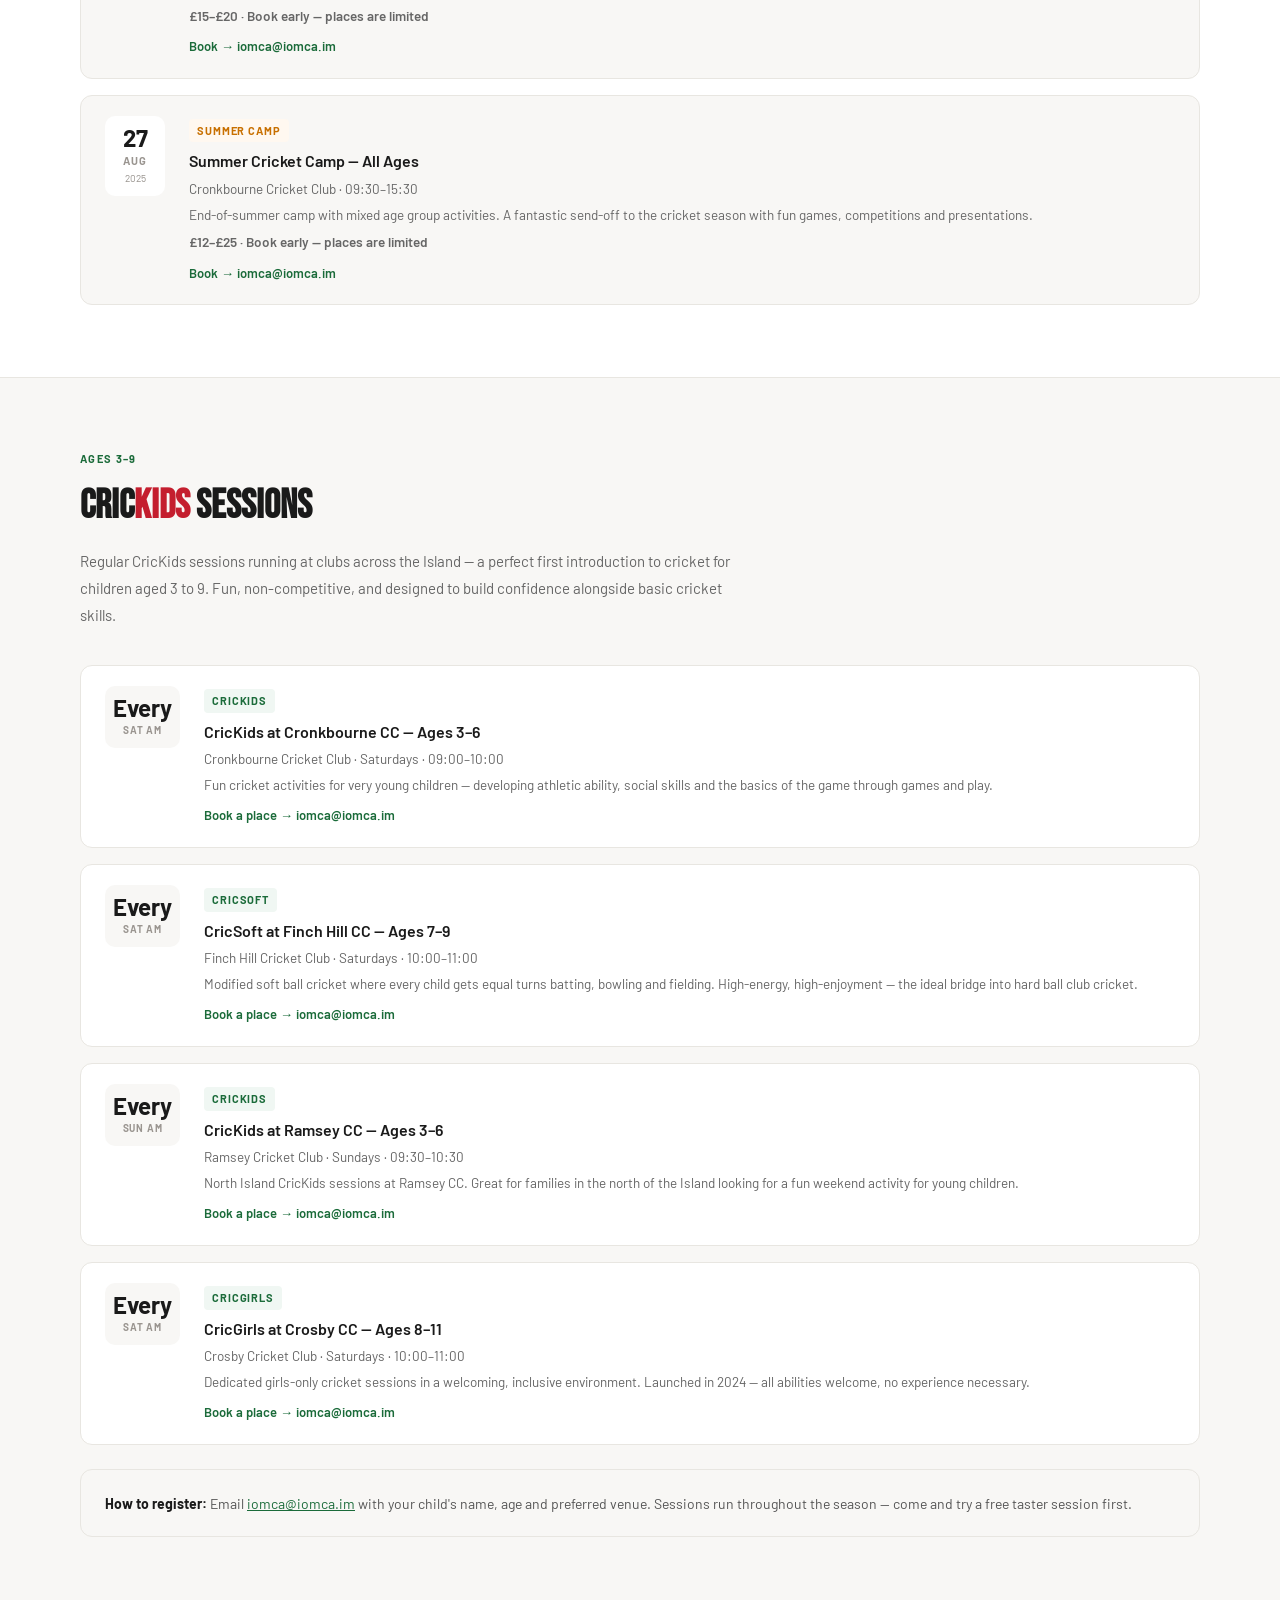
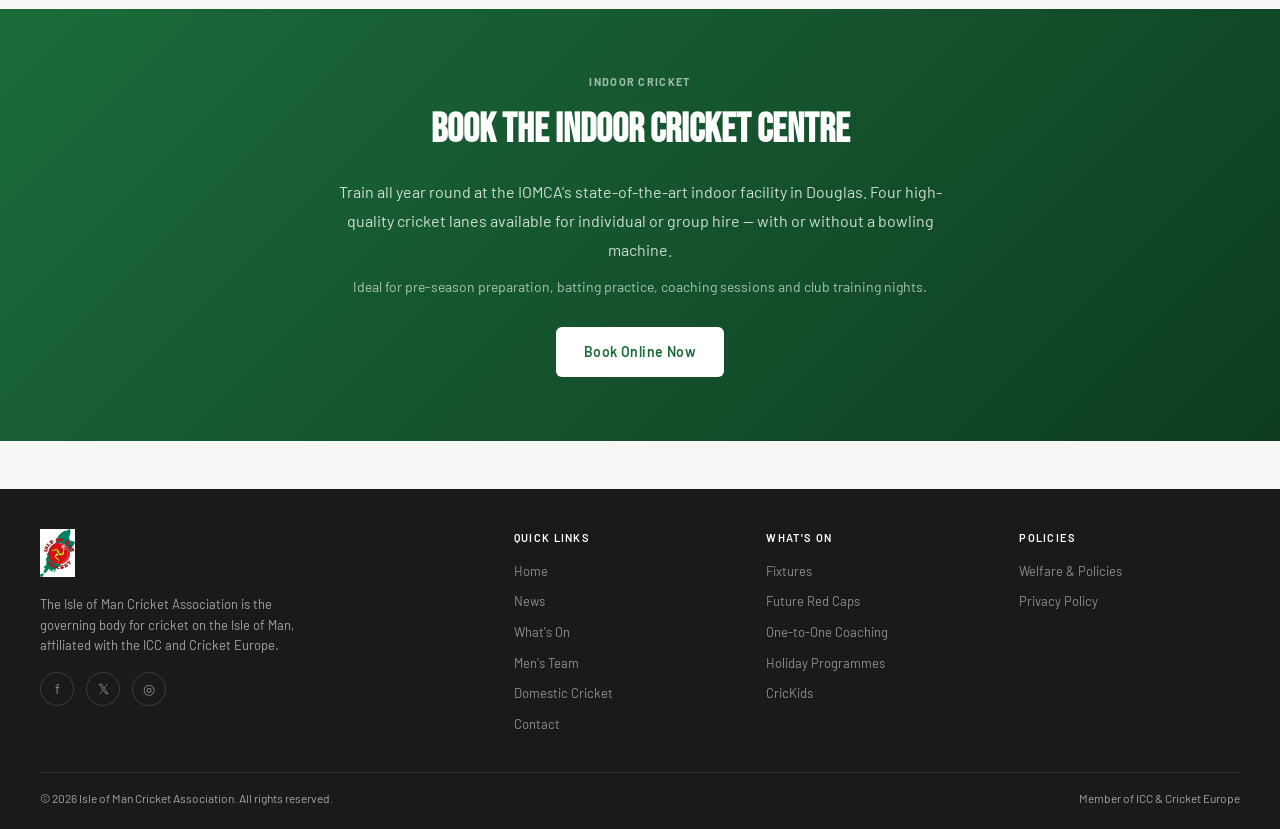
<file: whats-on.html>
<!DOCTYPE html>
<html lang="en">
<head>
<meta charset="UTF-8">
<meta name="viewport" content="width=device-width, initial-scale=1.0">
<title>What's On &amp; Book — Isle of Man Cricket</title>
<link rel="stylesheet" href="css/style.css">
<style>
  .wo-section { padding: 72px 0; }
  .wo-section + .wo-section { border-top: 1px solid var(--light-grey); }
  .wo-inner { max-width: 1200px; margin: 0 auto; padding: 0 40px; }
  .wo-alt { background: var(--white); }

  /* Event card */
  .event-list { display: flex; flex-direction: column; gap: 16px; margin-top: 36px; }
  .event-card {
    display: flex; align-items: flex-start; gap: 24px;
    background: var(--white); border: 1px solid var(--light-grey);
    border-radius: 12px; padding: 20px 24px;
    transition: box-shadow 0.15s;
  }
  .wo-alt .event-card { background: var(--off-white); }
  .event-card:hover { box-shadow: 0 4px 20px rgba(0,0,0,0.08); }
  .event-date-badge {
    display: flex; flex-direction: column; align-items: center; justify-content: center;
    min-width: 60px; background: var(--off-white);
    border-radius: 10px; padding: 10px 8px; text-align: center; flex-shrink: 0;
  }
  .wo-alt .event-date-badge { background: var(--white); }
  .event-date-badge .day { font-size: 24px; font-weight: 700; line-height: 1; color: var(--dark); }
  .event-date-badge .month { font-size: 11px; font-weight: 700; text-transform: uppercase; letter-spacing: 0.08em; color: var(--mid-grey); margin-top: 2px; }
  .event-date-badge .year { font-size: 10px; color: var(--mid-grey); margin-top: 1px; }
  .event-body { flex: 1; }
  .event-tag {
    display: inline-block; font-size: 11px; font-weight: 700; text-transform: uppercase;
    letter-spacing: 0.08em; padding: 3px 8px; border-radius: 4px; margin-bottom: 6px;
  }
  .tag-match { background: #fef3f4; color: var(--red); }
  .tag-programme { background: #f0f7f3; color: var(--cricket-green); }
  .tag-camp { background: #fff8f0; color: #c87000; }
  .tag-coaching { background: #f4f0ff; color: #5b3ea6; }
  .event-title { font-size: 16px; font-weight: 600; margin-bottom: 4px; }
  .event-detail { font-size: 13.5px; color: #666; line-height: 1.6; }
  .event-book {
    margin-top: 10px;
    font-size: 13px; font-weight: 600; color: var(--cricket-green);
    text-decoration: none; display: inline-flex; align-items: center; gap: 4px;
  }
  .event-book:hover { color: var(--cricket-green-light); }

  /* No-date card (one-to-ones) */
  .no-date-card {
    background: var(--white); border: 1px solid var(--light-grey);
    border-radius: 12px; padding: 28px 32px;
  }
  .no-date-card h3 { font-size: 20px; font-weight: 700; margin-bottom: 8px; }
  .no-date-card p { font-size: 15px; color: #555; line-height: 1.8; margin-bottom: 16px; }

  /* Section header inline variant */
  .wo-section-label { font-size: 11px; font-weight: 700; text-transform: uppercase; letter-spacing: 0.12em; color: var(--cricket-green); margin-bottom: 6px; }
  .wo-section-title { font-family: 'Bebas Neue', sans-serif; font-size: 40px; font-weight: 900; color: var(--dark); margin-bottom: 0; }
  .wo-section-title em { font-style: normal; color: var(--red); }
  .wo-section-desc { font-size: 15px; color: #666; line-height: 1.8; margin-top: 10px; max-width: 680px; }

  @media (max-width: 600px) {
    .wo-inner { padding: 0 20px; }
    .event-card { flex-direction: column; gap: 12px; }
    .event-date-badge { flex-direction: row; gap: 8px; align-items: baseline; min-width: unset; }
    .event-date-badge .day { font-size: 18px; }
    .wo-section-title { font-size: 30px; }
  }
</style>
</head>
<body>

<!-- NAV -->
<nav id="main-nav">
<a href="index.html" class="nav-logo">
<img src="images/logo.png" alt="Isle of Man Cricket Association">
<div class="nav-logo-text">
<span class="org">Isle of Man</span>
<span class="country">Cricket Association</span>
</div>
</a>
<ul class="nav-links" id="nav-links">
<li><a href="index.html">Home</a></li>
<li>
<span>Domestic Cricket<span class="nav-caret">▾</span></span>
<ul class="nav-dropdown">
<li><a href="domestic.html#clubs">Find a Club</a></li>
<li><a href="get-involved.html#coaching">Coaching</a></li>
<li><a href="get-involved.html#umpiring">Umpiring</a></li>
</ul>
</li>
<li>
<span>Performance Cricket<span class="nav-caret">▾</span></span>
<ul class="nav-dropdown">
<li><a href="mens-team.html">Men's National Team</a></li>
<li><a href="womens-team.html">Women's National Team</a></li>
<li><a href="academy.html">Academy &amp; EPP</a></li>
<li><a href="roll-of-honour.html">Roll of Honour</a></li>
</ul>
</li>
<li>
<span>Community Activity<span class="nav-caret">▾</span></span>
<ul class="nav-dropdown">
<li><a href="community.html#schools">Schools</a></li>
<li><a href="community.html#future-red-caps">Future Red Caps</a></li>
<li><a href="community.html#cricstart">Cric Start</a></li>
<li><a href="community.html#camps">Summer Camps</a></li>
</ul>
</li>
<li>
<span>About<span class="nav-caret">▾</span></span>
<ul class="nav-dropdown">
<li><a href="about.html">About IOMCA</a></li>
<li><a href="about.html#committees">Committees</a></li>
<li><a href="about.html#policies">Welfare &amp; Policies</a></li>
<li><a href="partners.html">Partners</a></li>
<li><a href="contact.html">Contact Us</a></li>
</ul>
</li>
<li><a href="news.html">News</a></li>
<li><a href="whats-on.html" class="nav-whats-on-btn active">What's On &amp; Book</a></li>
<li><a href="https://booking.iomcricket.co.uk/" class="nav-store-btn" target="_blank">Book Indoor Centre</a></li>
</ul>
<div class="hamburger" id="hamburger"><span></span><span></span><span></span></div>
</nav>

<!-- PAGE HERO -->
<div class="page-hero" style="background-image:url('images/Junior IOM Cricket.jpg')">
<div class="page-hero-content">
<div class="page-hero-label">What's On</div>
<h1>Events, Sessions &amp; <em>Booking</em></h1>
<p>Fixtures, programmes and activities happening across Isle of Man Cricket — find what's on and book your place.</p>
</div>
</div>

<div class="breadcrumb"><a href="index.html">Home</a><span>›</span>What's On &amp; Book</div>

<!-- QUICK NAV -->
<div style="background:var(--white);border-bottom:1px solid var(--light-grey);padding:14px 40px">
<div style="max-width:1200px;margin:0 auto;display:flex;gap:24px;flex-wrap:wrap">
<a href="#fixtures" style="font-size:13px;font-weight:600;color:var(--dark);text-decoration:none;opacity:0.7">Upcoming Fixtures</a>
<a href="#future-red-caps" style="font-size:13px;font-weight:600;color:var(--dark);text-decoration:none;opacity:0.7">Future Red Caps</a>
<a href="#one-to-ones" style="font-size:13px;font-weight:600;color:var(--dark);text-decoration:none;opacity:0.7">One-to-One Coaching</a>
<a href="#holiday-programmes" style="font-size:13px;font-weight:600;color:var(--dark);text-decoration:none;opacity:0.7">Holiday Programmes</a>
<a href="#crickids" style="font-size:13px;font-weight:600;color:var(--dark);text-decoration:none;opacity:0.7">CricKids</a>
</div>
</div>

<!-- UPCOMING FIXTURES -->
<div class="wo-section" id="fixtures">
<div class="wo-inner">
<div class="wo-section-label">Fixtures</div>
<h2 class="wo-section-title">Upcoming <em>Fixtures</em></h2>
<p class="wo-section-desc">Men's, Women's and Academy matches coming up this season. All home matches are played at Nobles Cricket Ground, Douglas.</p>

<div class="event-list">

  <div class="event-card">
    <div class="event-date-badge"><span class="day">12</span><span class="month">Apr</span><span class="year">2026</span></div>
    <div class="event-body">
      <span class="event-tag tag-match">Match</span>
      <div class="event-title">Men's vs Jersey</div>
      <div class="event-detail">Home · Nobles Cricket Ground, Douglas · 11:00</div>
      <div class="event-detail" style="margin-top:4px">Free entry for spectators. Come and support the Red Caps in their first home fixture of the 2026 season.</div>
    </div>
  </div>

  <div class="event-card">
    <div class="event-date-badge"><span class="day">19</span><span class="month">Apr</span><span class="year">2026</span></div>
    <div class="event-body">
      <span class="event-tag tag-match">Match</span>
      <div class="event-title">Women's vs Guernsey</div>
      <div class="event-detail">Away · Guernsey · 11:00</div>
      <div class="event-detail" style="margin-top:4px">The Women's team travel to Guernsey for an early season fixture against strong regional opposition.</div>
    </div>
  </div>

  <div class="event-card">
    <div class="event-date-badge"><span class="day">26</span><span class="month">Apr</span><span class="year">2026</span></div>
    <div class="event-body">
      <span class="event-tag tag-match">Match</span>
      <div class="event-title">Men's vs Scotland XI</div>
      <div class="event-detail">Home · Nobles Cricket Ground, Douglas · 11:00</div>
      <div class="event-detail" style="margin-top:4px">A high-profile home fixture against a Scotland development XI — excellent cricket guaranteed.</div>
    </div>
  </div>

  <div class="event-card">
    <div class="event-date-badge"><span class="day">3</span><span class="month">May</span><span class="year">2026</span></div>
    <div class="event-body">
      <span class="event-tag tag-match">Match</span>
      <div class="event-title">Academy vs Lancashire Academy</div>
      <div class="event-detail">Away · Manchester · 11:00</div>
      <div class="event-detail" style="margin-top:4px">The IOMCA Academy travel to face Lancashire Academy — a great development opportunity for the Island's brightest young talents.</div>
    </div>
  </div>

  <div class="event-card">
    <div class="event-date-badge"><span class="day">10</span><span class="month">May</span><span class="year">2026</span></div>
    <div class="event-body">
      <span class="event-tag tag-match">Match</span>
      <div class="event-title">Men's vs Ireland Wolves</div>
      <div class="event-detail">Home · Nobles Cricket Ground, Douglas · 11:00</div>
      <div class="event-detail" style="margin-top:4px">One of the highlights of the home schedule — the Men's team host the Ireland Wolves at Nobles.</div>
    </div>
  </div>

  <div class="event-card">
    <div class="event-date-badge"><span class="day">17</span><span class="month">May</span><span class="year">2026</span></div>
    <div class="event-body">
      <span class="event-tag tag-match">Match</span>
      <div class="event-title">Women's vs Scotland Women</div>
      <div class="event-detail">Home · Nobles Cricket Ground, Douglas · 11:00</div>
      <div class="event-detail" style="margin-top:4px">Come and support the Women's team at Nobles as they take on Scotland Women in a key fixture.</div>
    </div>
  </div>

  <div class="event-card">
    <div class="event-date-badge"><span class="day">6</span><span class="month">Jun</span><span class="year">2026</span></div>
    <div class="event-body">
      <span class="event-tag tag-match">Match</span>
      <div class="event-title">Men's vs Jersey</div>
      <div class="event-detail">Away · Jersey · 11:00</div>
      <div class="event-detail" style="margin-top:4px">The Men's team travel to Jersey for the return fixture in an important inter-island rivalry.</div>
    </div>
  </div>

  <div class="event-card">
    <div class="event-date-badge"><span class="day">20</span><span class="month">Jun</span><span class="year">2026</span></div>
    <div class="event-body">
      <span class="event-tag tag-match">Match</span>
      <div class="event-title">Men's vs Guernsey</div>
      <div class="event-detail">Home · Nobles Cricket Ground, Douglas · 11:00</div>
      <div class="event-detail" style="margin-top:4px">The second home inter-island fixture of the summer — always a passionate crowd at Nobles.</div>
    </div>
  </div>

</div>

<p style="margin-top:24px;font-size:13.5px;color:#888">All fixtures are subject to change. Follow us on social media for the latest updates.</p>
</div>
</div>

<!-- FUTURE RED CAPS -->
<div class="wo-section wo-alt" id="future-red-caps">
<div class="wo-inner">
<div class="wo-section-label">Junior Development</div>
<h2 class="wo-section-title">Future <em>Red Caps</em></h2>
<p class="wo-section-desc">Structured coaching sessions for young players aged U11 and above who aspire to represent the Isle of Man. High standards, safe environment, and real development — on the pathway to wearing the Red Cap.</p>

<div class="event-list">

  <div class="event-card">
    <div class="event-date-badge"><span class="day">19</span><span class="month">Apr</span><span class="year">2026</span></div>
    <div class="event-body">
      <span class="event-tag tag-programme">Programme</span>
      <div class="event-title">Future Red Caps — Years 4–6 Session</div>
      <div class="event-detail">Nobles Cricket Ground · 10:00–12:00</div>
      <div class="event-detail" style="margin-top:4px">First introduction to IOMCA coaching for younger juniors. Focus on batting and fielding fundamentals in a fun, structured environment.</div>
      <a href="mailto:iomca@iomca.im" class="event-book">Book your place → iomca@iomca.im</a>
    </div>
  </div>

  <div class="event-card">
    <div class="event-date-badge"><span class="day">26</span><span class="month">Apr</span><span class="year">2026</span></div>
    <div class="event-body">
      <span class="event-tag tag-programme">Programme</span>
      <div class="event-title">Future Red Caps — Years 7–9 Session</div>
      <div class="event-detail">Nobles Cricket Ground · 10:00–12:30</div>
      <div class="event-detail" style="margin-top:4px">Intermediate coaching covering batting, bowling and fielding with tactical awareness and match scenarios.</div>
      <a href="mailto:iomca@iomca.im" class="event-book">Book your place → iomca@iomca.im</a>
    </div>
  </div>

  <div class="event-card">
    <div class="event-date-badge"><span class="day">3</span><span class="month">May</span><span class="year">2026</span></div>
    <div class="event-body">
      <span class="event-tag tag-programme">Programme</span>
      <div class="event-title">Future Red Caps — Girls Only (Yrs 7–11)</div>
      <div class="event-detail">Nobles Cricket Ground · 10:00–12:00</div>
      <div class="event-detail" style="margin-top:4px">Dedicated girls-only session — all abilities welcome. Includes hardball cricket introduction for those ready to make the transition.</div>
      <a href="mailto:iomca@iomca.im" class="event-book">Book your place → iomca@iomca.im</a>
    </div>
  </div>

  <div class="event-card">
    <div class="event-date-badge"><span class="day">17</span><span class="month">May</span><span class="year">2026</span></div>
    <div class="event-body">
      <span class="event-tag tag-programme">Programme</span>
      <div class="event-title">Future Red Caps — Years 10–12 Session</div>
      <div class="event-detail">Nobles Cricket Ground · 09:30–12:30</div>
      <div class="event-detail" style="margin-top:4px">Advanced development for players on the national team pathway. High-intensity coaching from IOMCA-qualified coaches.</div>
      <a href="mailto:iomca@iomca.im" class="event-book">Book your place → iomca@iomca.im</a>
    </div>
  </div>

</div>

<p style="margin-top:20px;font-size:13.5px;color:#888">For all Future Red Caps enquiries contact <strong>Sally Green</strong>, IOMCA Community Coach: <a href="mailto:iomca@iomca.im" style="color:var(--cricket-green)">iomca@iomca.im</a></p>
</div>
</div>

<!-- ONE-TO-ONES -->
<div class="wo-section" id="one-to-ones">
<div class="wo-inner">
<div class="wo-section-label">Personal Coaching</div>
<h2 class="wo-section-title">One-to-One <em>Coaching</em></h2>
<p class="wo-section-desc">Personalised coaching sessions available year-round — tailored specifically to your game and goals, whether you're a junior looking to develop or a senior player wanting to sharpen a specific skill.</p>

<div style="display:grid;grid-template-columns:1fr 1fr;gap:20px;margin-top:36px">
  <div class="no-date-card">
    <h3>Individual Sessions</h3>
    <p>One-to-one coaching with an IOMCA-qualified coach focusing on batting, bowling or fielding. Sessions can be booked at our Indoor Cricket Centre or at a suitable outdoor venue. Duration: 45–60 minutes. Available year-round.</p>
    <a href="mailto:iomca@iomca.im" class="event-book">Enquire & Book → iomca@iomca.im</a>
  </div>
  <div class="no-date-card">
    <h3>Pair / Small Group Sessions</h3>
    <p>Cost-effective sessions for two or three players working together — great for school friends or club teammates. Coaching is personalised to each individual within the group. Duration: 60–90 minutes. Available year-round.</p>
    <a href="mailto:iomca@iomca.im" class="event-book">Enquire & Book → iomca@iomca.im</a>
  </div>
</div>

<div style="margin-top:20px;padding:20px 24px;background:var(--off-white);border-radius:12px;border:1px solid var(--light-grey)">
  <strong style="font-size:14px">How to book:</strong>
  <span style="font-size:14px;color:#555"> Email <a href="mailto:iomca@iomca.im" style="color:var(--cricket-green)">iomca@iomca.im</a> or call the IOMCA to discuss availability, pricing and coach allocation. Sessions are subject to coach availability.</span>
</div>
</div>
</div>

<!-- HOLIDAY PROGRAMMES -->
<div class="wo-section wo-alt" id="holiday-programmes">
<div class="wo-inner">
<div class="wo-section-label">Holidays &amp; Camps</div>
<h2 class="wo-section-title">Holiday <em>Programmes</em></h2>
<p class="wo-section-desc">Summer cricket camps at Cronkbourne Cricket Club — a fantastic way to spend the school holidays. Skill development, fun cricket and great memories. Available across age groups with dedicated girls-only sessions.</p>

<div class="event-list">

  <div class="event-card">
    <div class="event-date-badge"><span class="day">23</span><span class="month">Jul</span><span class="year">2025</span></div>
    <div class="event-body">
      <span class="event-tag tag-camp">Summer Camp</span>
      <div class="event-title">Summer Cricket Camp — Soft Ball &amp; U11</div>
      <div class="event-detail">Cronkbourne Cricket Club · 09:30–15:00</div>
      <div class="event-detail" style="margin-top:4px">Fun introductory camp for younger players and beginners. Soft ball sessions, games and activities designed to make cricket enjoyable and accessible.</div>
      <div class="event-detail" style="margin-top:6px;font-weight:600">£12–£18 · Book early — places are limited</div>
      <a href="mailto:iomca@iomca.im" class="event-book">Book → iomca@iomca.im</a>
    </div>
  </div>

  <div class="event-card">
    <div class="event-date-badge"><span class="day">29</span><span class="month">Jul</span><span class="year">2025</span></div>
    <div class="event-body">
      <span class="event-tag tag-camp">Summer Camp</span>
      <div class="event-title">Summer Cricket Camp — U13 &amp; U15</div>
      <div class="event-detail">Cronkbourne Cricket Club · 09:30–15:30</div>
      <div class="event-detail" style="margin-top:4px">Skill-focused camp for older juniors covering all facets of the game. Includes match play, drills and technical coaching from qualified IOMCA coaches.</div>
      <div class="event-detail" style="margin-top:6px;font-weight:600">£20–£25 · Book early — places are limited</div>
      <a href="mailto:iomca@iomca.im" class="event-book">Book → iomca@iomca.im</a>
    </div>
  </div>

  <div class="event-card">
    <div class="event-date-badge"><span class="day">5</span><span class="month">Aug</span><span class="year">2025</span></div>
    <div class="event-body">
      <span class="event-tag tag-camp">Summer Camp</span>
      <div class="event-title">Summer Cricket Camp — Female Only</div>
      <div class="event-detail">Cronkbourne Cricket Club · 09:30–15:00</div>
      <div class="event-detail" style="margin-top:4px">A dedicated girls-only camp in a welcoming, supportive environment. All abilities welcome — from complete beginners to those already playing club cricket.</div>
      <div class="event-detail" style="margin-top:6px;font-weight:600">£15–£20 · Book early — places are limited</div>
      <a href="mailto:iomca@iomca.im" class="event-book">Book → iomca@iomca.im</a>
    </div>
  </div>

  <div class="event-card">
    <div class="event-date-badge"><span class="day">27</span><span class="month">Aug</span><span class="year">2025</span></div>
    <div class="event-body">
      <span class="event-tag tag-camp">Summer Camp</span>
      <div class="event-title">Summer Cricket Camp — All Ages</div>
      <div class="event-detail">Cronkbourne Cricket Club · 09:30–15:30</div>
      <div class="event-detail" style="margin-top:4px">End-of-summer camp with mixed age group activities. A fantastic send-off to the cricket season with fun games, competitions and presentations.</div>
      <div class="event-detail" style="margin-top:6px;font-weight:600">£12–£25 · Book early — places are limited</div>
      <a href="mailto:iomca@iomca.im" class="event-book">Book → iomca@iomca.im</a>
    </div>
  </div>

</div>
</div>
</div>

<!-- CRICKIDS -->
<div class="wo-section" id="crickids">
<div class="wo-inner">
<div class="wo-section-label">Ages 3–9</div>
<h2 class="wo-section-title">Cric<em>Kids</em> Sessions</h2>
<p class="wo-section-desc">Regular CricKids sessions running at clubs across the Island — a perfect first introduction to cricket for children aged 3 to 9. Fun, non-competitive, and designed to build confidence alongside basic cricket skills.</p>

<div class="event-list">

  <div class="event-card">
    <div class="event-date-badge"><span class="day">Every</span><span class="month" style="font-size:10px">Sat AM</span></div>
    <div class="event-body">
      <span class="event-tag tag-programme">CricKids</span>
      <div class="event-title">CricKids at Cronkbourne CC — Ages 3–6</div>
      <div class="event-detail">Cronkbourne Cricket Club · Saturdays · 09:00–10:00</div>
      <div class="event-detail" style="margin-top:4px">Fun cricket activities for very young children — developing athletic ability, social skills and the basics of the game through games and play.</div>
      <a href="mailto:iomca@iomca.im" class="event-book">Book a place → iomca@iomca.im</a>
    </div>
  </div>

  <div class="event-card">
    <div class="event-date-badge"><span class="day">Every</span><span class="month" style="font-size:10px">Sat AM</span></div>
    <div class="event-body">
      <span class="event-tag tag-programme">CricSoft</span>
      <div class="event-title">CricSoft at Finch Hill CC — Ages 7–9</div>
      <div class="event-detail">Finch Hill Cricket Club · Saturdays · 10:00–11:00</div>
      <div class="event-detail" style="margin-top:4px">Modified soft ball cricket where every child gets equal turns batting, bowling and fielding. High-energy, high-enjoyment — the ideal bridge into hard ball club cricket.</div>
      <a href="mailto:iomca@iomca.im" class="event-book">Book a place → iomca@iomca.im</a>
    </div>
  </div>

  <div class="event-card">
    <div class="event-date-badge"><span class="day">Every</span><span class="month" style="font-size:10px">Sun AM</span></div>
    <div class="event-body">
      <span class="event-tag tag-programme">CricKids</span>
      <div class="event-title">CricKids at Ramsey CC — Ages 3–6</div>
      <div class="event-detail">Ramsey Cricket Club · Sundays · 09:30–10:30</div>
      <div class="event-detail" style="margin-top:4px">North Island CricKids sessions at Ramsey CC. Great for families in the north of the Island looking for a fun weekend activity for young children.</div>
      <a href="mailto:iomca@iomca.im" class="event-book">Book a place → iomca@iomca.im</a>
    </div>
  </div>

  <div class="event-card">
    <div class="event-date-badge"><span class="day">Every</span><span class="month" style="font-size:10px">Sat AM</span></div>
    <div class="event-body">
      <span class="event-tag tag-programme">CricGirls</span>
      <div class="event-title">CricGirls at Crosby CC — Ages 8–11</div>
      <div class="event-detail">Crosby Cricket Club · Saturdays · 10:00–11:00</div>
      <div class="event-detail" style="margin-top:4px">Dedicated girls-only cricket sessions in a welcoming, inclusive environment. Launched in 2024 — all abilities welcome, no experience necessary.</div>
      <a href="mailto:iomca@iomca.im" class="event-book">Book a place → iomca@iomca.im</a>
    </div>
  </div>

</div>

<div style="margin-top:24px;padding:20px 24px;background:var(--off-white);border-radius:12px;border:1px solid var(--light-grey)">
  <strong style="font-size:14px">How to register:</strong>
  <span style="font-size:14px;color:#555"> Email <a href="mailto:iomca@iomca.im" style="color:var(--cricket-green)">iomca@iomca.im</a> with your child's name, age and preferred venue. Sessions run throughout the season — come and try a free taster session first.</span>
</div>
</div>
</div>

<!-- INDOOR CENTRE CTA -->
<div style="background:linear-gradient(135deg,var(--cricket-green),#0e3d22);padding:64px 40px;text-align:center">
<div style="max-width:640px;margin:0 auto">
<div class="wo-section-label" style="color:rgba(255,255,255,0.6)">Indoor Cricket</div>
<h2 style="font-family:'Bebas Neue',sans-serif;font-size:40px;font-weight:900;color:var(--white);margin:8px 0 16px">Book the Indoor Cricket Centre</h2>
<p style="color:rgba(255,255,255,0.8);font-size:16px;margin-bottom:12px;line-height:1.8">Train all year round at the IOMCA's state-of-the-art indoor facility in Douglas. Four high-quality cricket lanes available for individual or group hire — with or without a bowling machine.</p>
<p style="color:rgba(255,255,255,0.65);font-size:14px;margin-bottom:28px">Ideal for pre-season preparation, batting practice, coaching sessions and club training nights.</p>
<a href="https://booking.iomcricket.co.uk/" class="btn-primary" target="_blank" style="background:var(--white);color:var(--cricket-green)">Book Online Now</a>
</div>
</div>

<!-- FOOTER -->
<footer>
<div class="footer-inner">
<div class="footer-brand">
<img src="images/logo.png" alt="Isle of Man Cricket Association">
<p>The Isle of Man Cricket Association is the governing body for cricket on the Isle of Man, affiliated with the ICC and Cricket Europe.</p>
<div class="footer-socials" style="margin-top:16px">
<a href="#" title="Facebook">f</a>
<a href="#" title="Twitter">𝕏</a>
<a href="#" title="Instagram">◎</a>
</div>
</div>
<div class="footer-col">
<h4>Quick Links</h4>
<ul>
<li><a href="index.html">Home</a></li>
<li><a href="news.html">News</a></li>
<li><a href="whats-on.html">What's On</a></li>
<li><a href="mens-team.html">Men's Team</a></li>
<li><a href="domestic.html">Domestic Cricket</a></li>
<li><a href="contact.html">Contact</a></li>
</ul>
</div>
<div class="footer-col">
<h4>What's On</h4>
<ul>
<li><a href="whats-on.html#fixtures">Fixtures</a></li>
<li><a href="whats-on.html#future-red-caps">Future Red Caps</a></li>
<li><a href="whats-on.html#one-to-ones">One-to-One Coaching</a></li>
<li><a href="whats-on.html#holiday-programmes">Holiday Programmes</a></li>
<li><a href="whats-on.html#crickids">CricKids</a></li>
</ul>
</div>
<div class="footer-col">
<h4>Policies</h4>
<ul>
<li><a href="about.html#policies">Welfare &amp; Policies</a></li>
<li><a href="about.html#privacy">Privacy Policy</a></li>
</ul>
</div>
</div>
<div class="footer-bottom">
<span>© 2026 Isle of Man Cricket Association. All rights reserved.</span>
<span>Member of ICC &amp; Cricket Europe</span>
</div>
</footer>

<script>
  document.getElementById('hamburger').addEventListener('click', () => {
    document.getElementById('nav-links').classList.toggle('open');
  });
</script>
</body>
</html>
</file>
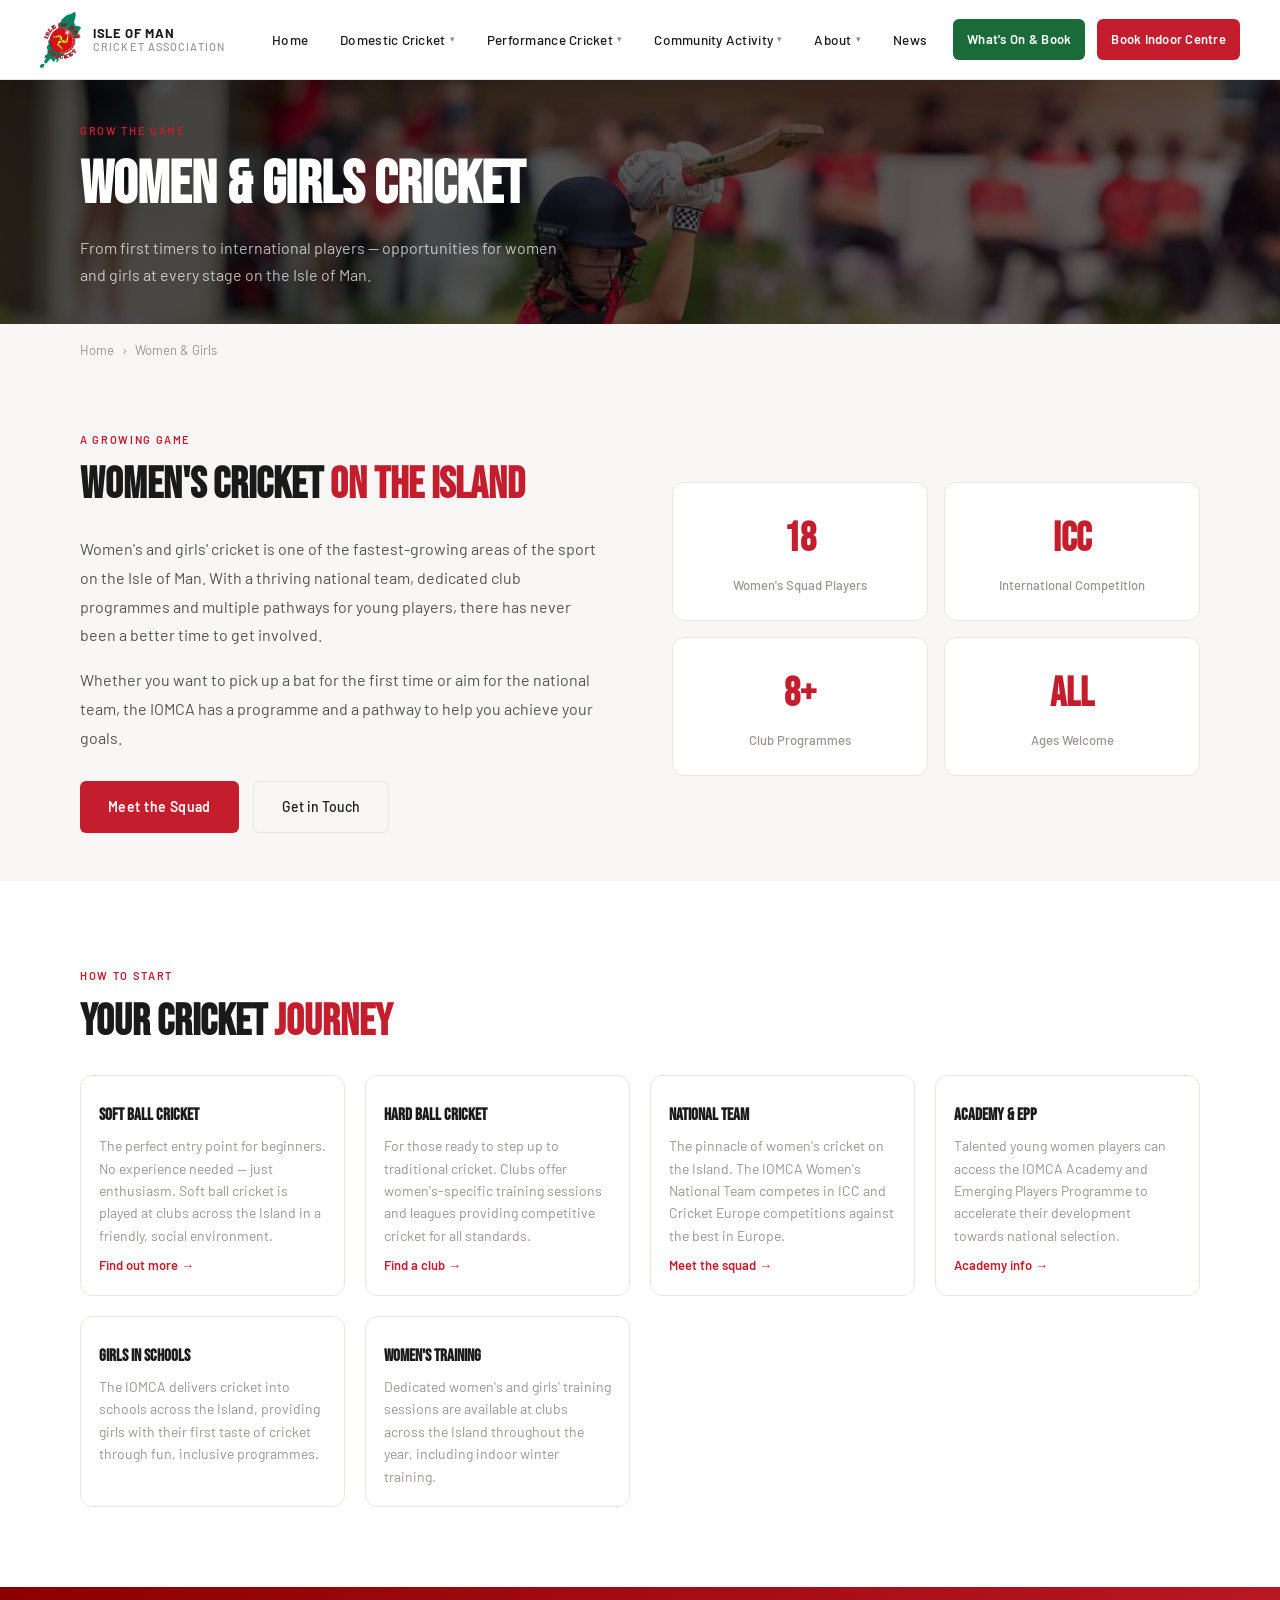
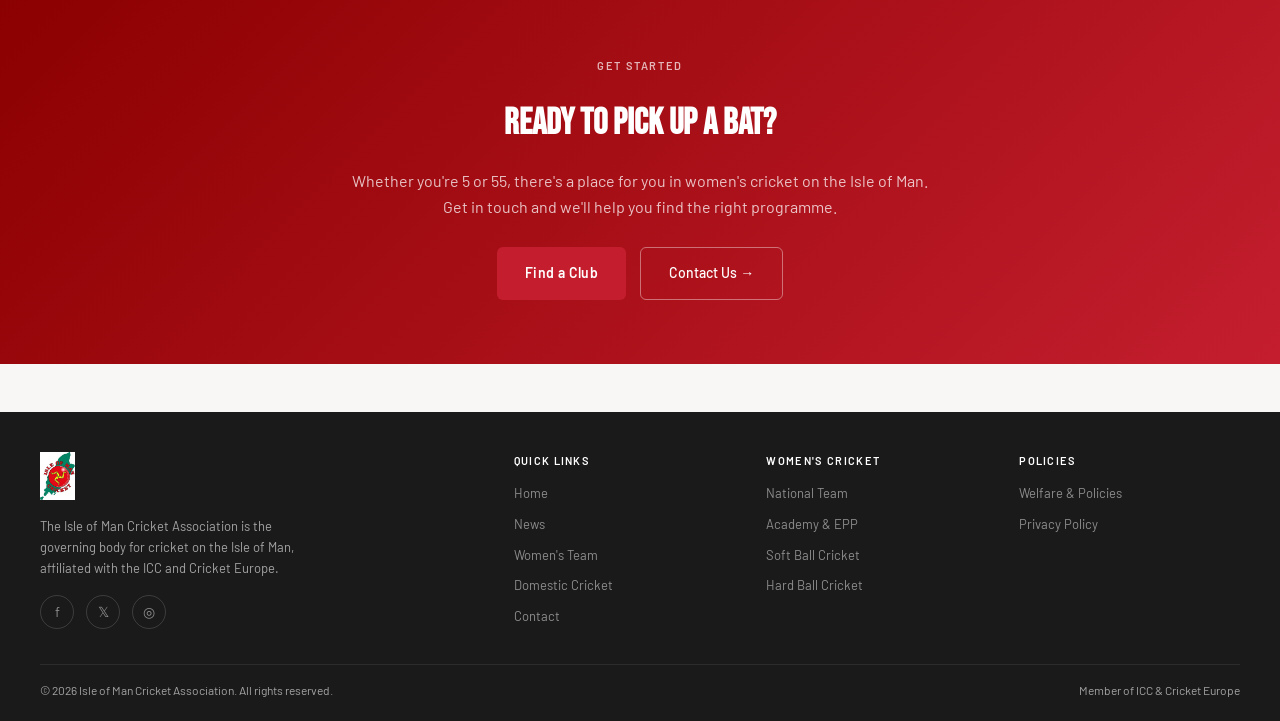
<file: women-girls.html>
<!DOCTYPE html>
<html lang="en">
<head>
<meta charset="UTF-8">
<meta name="viewport" content="width=device-width, initial-scale=1.0">
<title>Women & Girls — Isle of Man Cricket</title>
<link rel="stylesheet" href="css/style.css">
</head>
<body>

<nav id="main-nav">
<a href="index.html" class="nav-logo">
<img src="images/logo.png" alt="Isle of Man Cricket Association">
<div class="nav-logo-text">
<span class="org">Isle of Man</span>
<span class="country">Cricket Association</span>
</div>
</a>
<ul class="nav-links" id="nav-links">
<li><a href="index.html">Home</a></li>
<li>
<span>Domestic Cricket<span class="nav-caret">▾</span></span>
<ul class="nav-dropdown">
<li><a href="domestic.html#clubs">Find a Club</a></li>
<li><a href="get-involved.html#coaching">Coaching</a></li>
<li><a href="get-involved.html#umpiring">Umpiring</a></li>
</ul>
</li>
<li>
<span>Performance Cricket<span class="nav-caret">▾</span></span>
<ul class="nav-dropdown">
<li><a href="mens-team.html">Men's National Team</a></li>
<li><a href="womens-team.html">Women's National Team</a></li>
<li><a href="academy.html">Academy &amp; EPP</a></li>
<li><a href="roll-of-honour.html">Roll of Honour</a></li>
</ul>
</li>
<li>
<span class="active">Community Activity<span class="nav-caret">▾</span></span>
<ul class="nav-dropdown">
<li><a href="community.html#schools">Schools</a></li>
<li><a href="community.html#future-red-caps">Future Red Caps</a></li>
<li><a href="community.html#cricstart">Cric Start</a></li>
<li><a href="community.html#camps">Summer Camps</a></li>
</ul>
</li>
<li>
<span>About<span class="nav-caret">▾</span></span>
<ul class="nav-dropdown">
<li><a href="about.html">About IOMCA</a></li>
<li><a href="about.html#committees">Committees</a></li>
<li><a href="about.html#policies">Welfare &amp; Policies</a></li>
<li><a href="partners.html">Partners</a></li>
<li><a href="contact.html">Contact Us</a></li>
</ul>
</li>
<li><a href="news.html">News</a></li>
<li><a href="whats-on.html" class="nav-whats-on-btn">What's On &amp; Book</a></li>
<li><a href="https://booking.iomcricket.co.uk/" class="nav-store-btn" target="_blank">Book Indoor Centre</a></li>
</ul>
<div class="hamburger" id="hamburger"><span></span><span></span><span></span></div>
</nav>

<!-- PAGE HERO -->
<div class="page-hero" style="background-image:url('images/Womens Team.jpg');background-position:center top">
<div class="page-hero-content">
<div class="page-hero-label">Grow the Game</div>
<h1>Women & Girls Cricket</h1>
<p>From first timers to international players — opportunities for women and girls at every stage on the Isle of Man.</p>
</div>
</div>

<div class="breadcrumb"><a href="index.html">Home</a><span>›</span>Women & Girls</div>

<!-- WHY SECTION -->
<div class="section">
<div style="display:grid;grid-template-columns:1fr 1fr;gap:64px;align-items:center">
<div>
<div class="section-label" style="color:var(--red)">A Growing Game</div>
<h2 class="section-title" style="margin-bottom:24px">Women's Cricket <em style="color:var(--red)">on the Island</em></h2>
<p style="font-size:16px;color:#555;line-height:1.8;margin-bottom:16px">Women's and girls' cricket is one of the fastest-growing areas of the sport on the Isle of Man. With a thriving national team, dedicated club programmes and multiple pathways for young players, there has never been a better time to get involved.</p>
<p style="font-size:16px;color:#555;line-height:1.8;margin-bottom:28px">Whether you want to pick up a bat for the first time or aim for the national team, the IOMCA has a programme and a pathway to help you achieve your goals.</p>
<div style="display:flex;gap:14px;flex-wrap:wrap">
<a href="womens-team.html" class="btn-primary" style="background:var(--red)">Meet the Squad</a>
<a href="contact.html" class="btn-outline" style="border-color:var(--light-grey);color:var(--dark)">Get in Touch</a>
</div>
</div>
<div>
<div style="display:grid;grid-template-columns:1fr 1fr;gap:16px">
<div style="background:var(--white);border-radius:12px;padding:24px;border:1px solid var(--light-grey);text-align:center">
<div style="font-family:'Bebas Neue',sans-serif;font-size:40px;font-weight:900;color:var(--red)">18</div>
<div style="font-size:13px;color:var(--mid-grey);margin-top:4px;font-weight:500">Women's Squad Players</div>
</div>
<div style="background:var(--white);border-radius:12px;padding:24px;border:1px solid var(--light-grey);text-align:center">
<div style="font-family:'Bebas Neue',sans-serif;font-size:40px;font-weight:900;color:var(--red)">ICC</div>
<div style="font-size:13px;color:var(--mid-grey);margin-top:4px;font-weight:500">International Competition</div>
</div>
<div style="background:var(--white);border-radius:12px;padding:24px;border:1px solid var(--light-grey);text-align:center">
<div style="font-family:'Bebas Neue',sans-serif;font-size:40px;font-weight:900;color:var(--red)">8+</div>
<div style="font-size:13px;color:var(--mid-grey);margin-top:4px;font-weight:500">Club Programmes</div>
</div>
<div style="background:var(--white);border-radius:12px;padding:24px;border:1px solid var(--light-grey);text-align:center">
<div style="font-family:'Bebas Neue',sans-serif;font-size:40px;font-weight:900;color:var(--red)">All</div>
<div style="font-size:13px;color:var(--mid-grey);margin-top:4px;font-weight:500">Ages Welcome</div>
</div>
</div>
</div>
</div>
</div>

<!-- PATHWAYS -->
<div style="background:var(--white);padding:80px 0">
<div class="section" style="padding-top:0;padding-bottom:0">
<div class="section-header">
<div class="section-label" style="color:var(--red)">How to Start</div>
<h2 class="section-title">Your Cricket <em style="color:var(--red)">Journey</em></h2>
</div>
<div class="cards-grid accent-red">
<div class="card" style="cursor:default" id="softballs">
<div class="card-icon"></div>
<div class="card-title">Soft Ball Cricket</div>
<div class="card-desc">The perfect entry point for beginners. No experience needed — just enthusiasm. Soft ball cricket is played at clubs across the Island in a friendly, social environment.</div>
<span class="card-arrow" style="color:var(--red)">Find out more →</span>
</div>
<div class="card" style="cursor:default" id="hardball">
<div class="card-icon"></div>
<div class="card-title">Hard Ball Cricket</div>
<div class="card-desc">For those ready to step up to traditional cricket. Clubs offer women's-specific training sessions and leagues providing competitive cricket for all standards.</div>
<span class="card-arrow" style="color:var(--red)">Find a club →</span>
</div>
<a href="womens-team.html" class="card">
<div class="card-icon"></div>
<div class="card-title">National Team</div>
<div class="card-desc">The pinnacle of women's cricket on the Island. The IOMCA Women's National Team competes in ICC and Cricket Europe competitions against the best in Europe.</div>
<span class="card-arrow" style="color:var(--red)">Meet the squad →</span>
</a>
<a href="academy.html" class="card">
<div class="card-icon"></div>
<div class="card-title">Academy & EPP</div>
<div class="card-desc">Talented young women players can access the IOMCA Academy and Emerging Players Programme to accelerate their development towards national selection.</div>
<span class="card-arrow" style="color:var(--red)">Academy info →</span>
</a>
<div class="card" style="cursor:default">
<div class="card-icon"></div>
<div class="card-title">Girls in Schools</div>
<div class="card-desc">The IOMCA delivers cricket into schools across the Island, providing girls with their first taste of cricket through fun, inclusive programmes.</div>
</div>
<div class="card" style="cursor:default">
<div class="card-icon"></div>
<div class="card-title">Women's Training</div>
<div class="card-desc">Dedicated women's and girls' training sessions are available at clubs across the Island throughout the year, including indoor winter training.</div>
</div>
</div>
</div>
</div>

<!-- CTA -->
<div style="background:linear-gradient(135deg,#8B0000,var(--red));padding:64px 40px;text-align:center">
<div style="max-width:600px;margin:0 auto">
<div class="section-label" style="color:rgba(255,255,255,0.7)">Get Started</div>
<h2 style="font-family:'Bebas Neue',sans-serif;font-size:36px;font-weight:900;color:var(--white);margin:8px 0 16px">Ready to Pick Up a Bat?</h2>
<p style="color:rgba(255,255,255,0.75);font-size:16px;margin-bottom:28px">Whether you're 5 or 55, there's a place for you in women's cricket on the Isle of Man. Get in touch and we'll help you find the right programme.</p>
<div style="display:flex;gap:14px;justify-content:center;flex-wrap:wrap">
<a href="domestic.html#clubs" class="btn-primary">Find a Club</a>
<a href="contact.html" class="btn-outline">Contact Us →</a>
</div>
</div>
</div>

<!-- FOOTER -->
<footer>
<div class="footer-inner">
<div class="footer-brand">
<img src="images/logo.png" alt="Isle of Man Cricket Association">
<p>The Isle of Man Cricket Association is the governing body for cricket on the Isle of Man, affiliated with the ICC and Cricket Europe.</p>
<div class="footer-socials" style="margin-top:16px">
<a href="#" title="Facebook">f</a>
<a href="#" title="Twitter">𝕏</a>
<a href="#" title="Instagram">◎</a>
</div>
</div>
<div class="footer-col">
<h4>Quick Links</h4>
<ul>
<li><a href="index.html">Home</a></li>
<li><a href="news.html">News</a></li>
<li><a href="womens-team.html">Women's Team</a></li>
<li><a href="domestic.html">Domestic Cricket</a></li>
<li><a href="contact.html">Contact</a></li>
</ul>
</div>
<div class="footer-col">
<h4>Women's Cricket</h4>
<ul>
<li><a href="womens-team.html">National Team</a></li>
<li><a href="academy.html">Academy & EPP</a></li>
<li><a href="women-girls.html#softballs">Soft Ball Cricket</a></li>
<li><a href="women-girls.html#hardball">Hard Ball Cricket</a></li>
</ul>
</div>
<div class="footer-col">
<h4>Policies</h4>
<ul>
<li><a href="about.html#policies">Welfare & Policies</a></li>
<li><a href="about.html#privacy">Privacy Policy</a></li>
</ul>
</div>
</div>
<div class="footer-bottom">
<span>© 2026 Isle of Man Cricket Association. All rights reserved.</span>
<span>Member of ICC & Cricket Europe</span>
</div>
</footer>

<script>
  document.getElementById('hamburger').addEventListener('click', () =>{
    document.getElementById('nav-links').classList.toggle('open');
  });
</script>
</body>
</html>
</file>
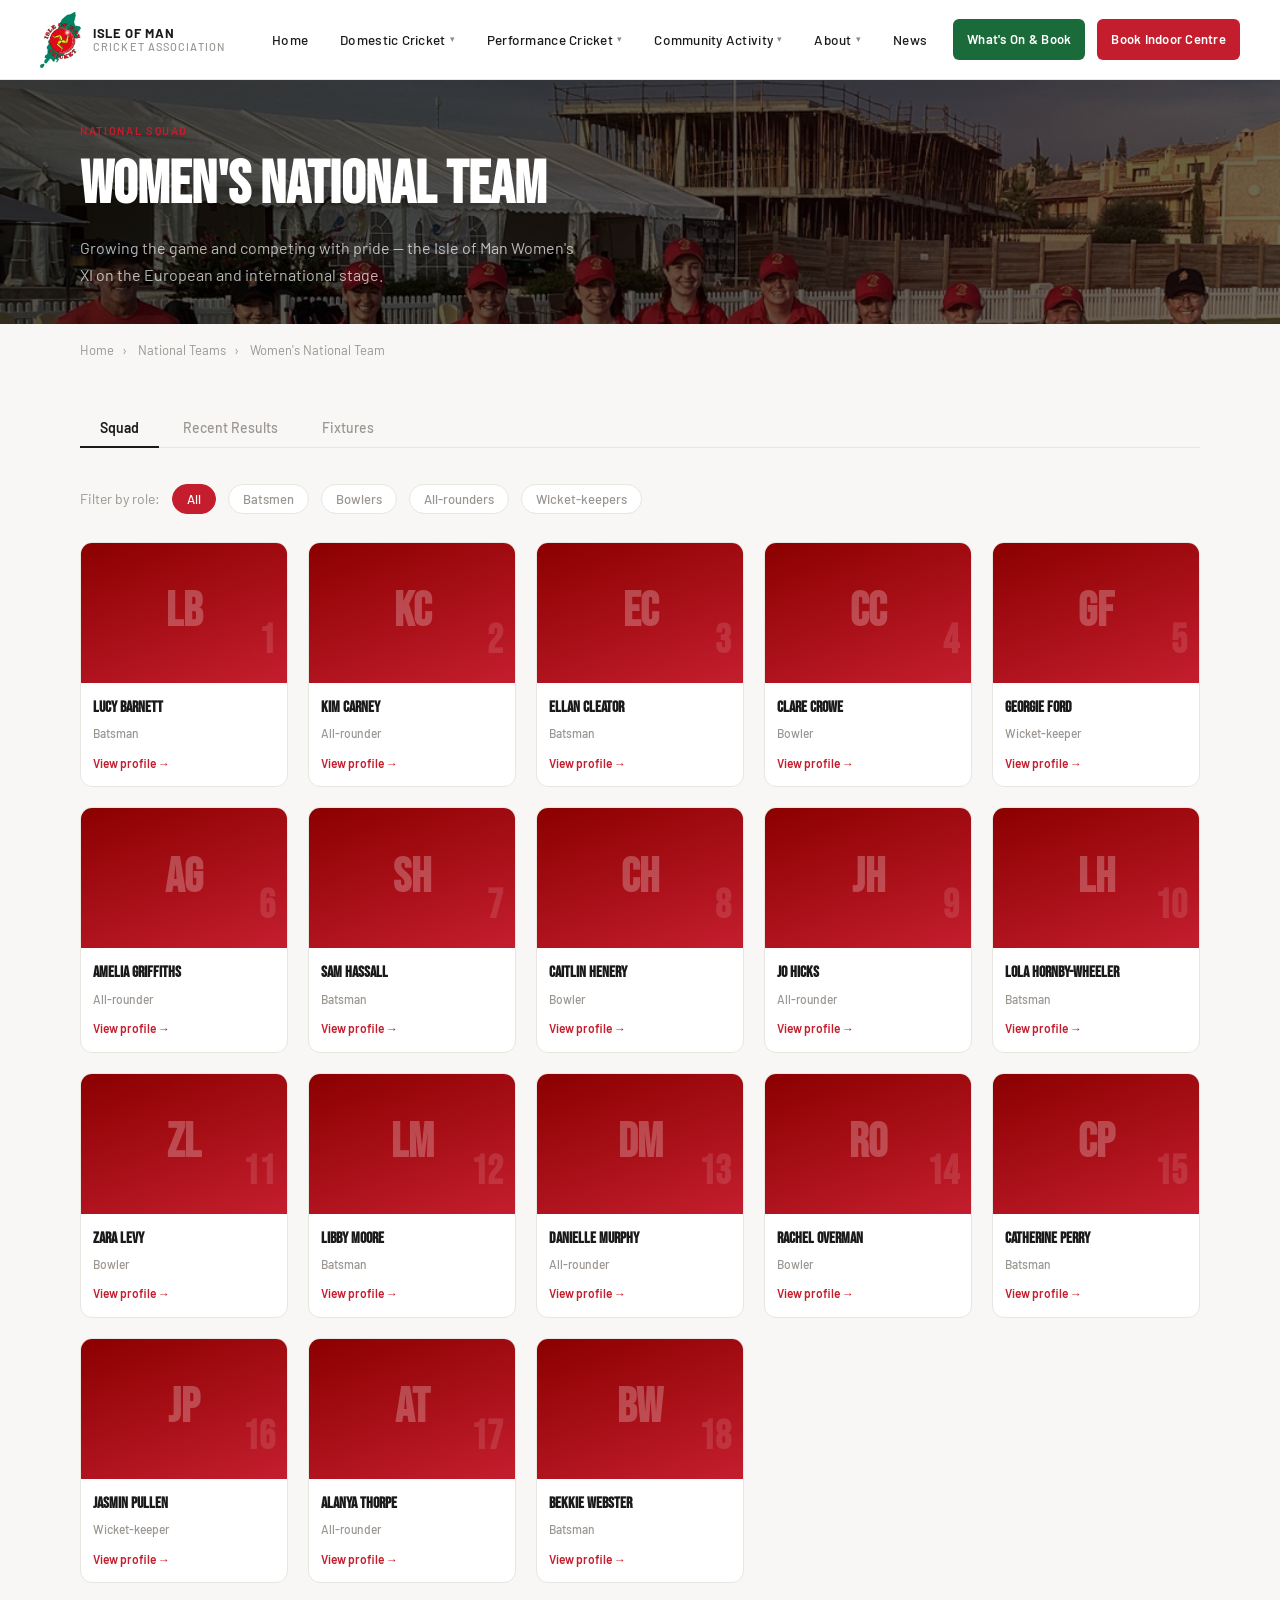
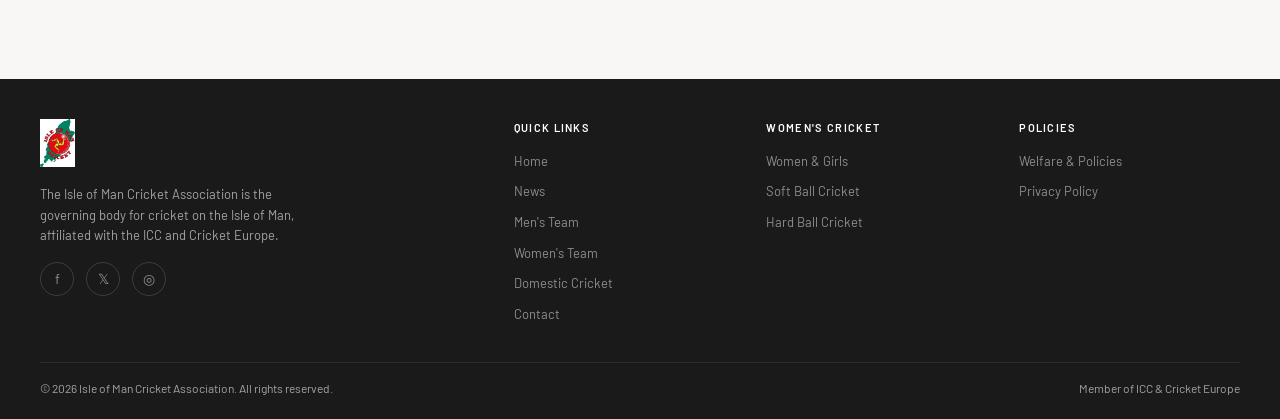
<file: womens-team.html>
<!DOCTYPE html>
<html lang="en">
<head>
<meta charset="UTF-8">
<meta name="viewport" content="width=device-width, initial-scale=1.0">
<title>Women's National Team — Isle of Man Cricket</title>
<link rel="stylesheet" href="css/style.css">
</head>
<body>

<!-- NAV -->
<nav id="main-nav">
<a href="index.html" class="nav-logo">
<img src="images/logo.png" alt="Isle of Man Cricket Association">
<div class="nav-logo-text">
<span class="org">Isle of Man</span>
<span class="country">Cricket Association</span>
</div>
</a>
<ul class="nav-links" id="nav-links">
<li><a href="index.html">Home</a></li>
<li>
<span>Domestic Cricket<span class="nav-caret">▾</span></span>
<ul class="nav-dropdown">
<li><a href="domestic.html#clubs">Find a Club</a></li>
<li><a href="get-involved.html#coaching">Coaching</a></li>
<li><a href="get-involved.html#umpiring">Umpiring</a></li>
</ul>
</li>
<li>
<span class="active">Performance Cricket<span class="nav-caret">▾</span></span>
<ul class="nav-dropdown">
<li><a href="mens-team.html">Men's National Team</a></li>
<li><a href="womens-team.html">Women's National Team</a></li>
<li><a href="academy.html">Academy &amp; EPP</a></li>
<li><a href="roll-of-honour.html">Roll of Honour</a></li>
</ul>
</li>
<li>
<span>Community Activity<span class="nav-caret">▾</span></span>
<ul class="nav-dropdown">
<li><a href="community.html#schools">Schools</a></li>
<li><a href="community.html#future-red-caps">Future Red Caps</a></li>
<li><a href="community.html#cricstart">Cric Start</a></li>
<li><a href="community.html#camps">Summer Camps</a></li>
</ul>
</li>
<li>
<span>About<span class="nav-caret">▾</span></span>
<ul class="nav-dropdown">
<li><a href="about.html">About IOMCA</a></li>
<li><a href="about.html#committees">Committees</a></li>
<li><a href="about.html#policies">Welfare &amp; Policies</a></li>
<li><a href="partners.html">Partners</a></li>
<li><a href="contact.html">Contact Us</a></li>
</ul>
</li>
<li><a href="news.html">News</a></li>
<li><a href="whats-on.html" class="nav-whats-on-btn">What's On &amp; Book</a></li>
<li><a href="https://booking.iomcricket.co.uk/" class="nav-store-btn" target="_blank">Book Indoor Centre</a></li>
</ul>
<div class="hamburger" id="hamburger"><span></span><span></span><span></span></div>
</nav>

<!-- PAGE HERO — red accent for women's team -->
<div class="page-hero" style="background-image:url('images/Womens National Team.png');background-position:center top">
<div class="page-hero-content">
<div class="page-hero-label">National Squad</div>
<h1>Women's National Team</h1>
<p>Growing the game and competing with pride — the Isle of Man Women's XI on the European and international stage.</p>
</div>
</div>

<!-- BREADCRUMB -->
<div class="breadcrumb">
<a href="index.html">Home</a><span>›</span>
<a href="#">National Teams</a><span>›</span>
  Women's National Team
</div>

<!-- TABS -->
<div class="section" style="padding-top:32px">

<div class="tabs">
<button class="tab-btn active" onclick="switchTab('squad')">Squad</button>
<button class="tab-btn" onclick="switchTab('results')">Recent Results</button>
<button class="tab-btn" onclick="switchTab('fixtures')">Fixtures</button>
</div>

<!-- SQUAD TAB -->
<div class="tab-panel active" id="tab-squad">

<div style="margin-bottom:28px;display:flex;align-items:center;gap:12px;flex-wrap:wrap;">
<div style="font-size:14px;color:var(--mid-grey)">Filter by role:</div>
<button class="filter-btn active-filter" onclick="filterPlayers('all', event)">All</button>
<button class="filter-btn" onclick="filterPlayers('Batsman', event)">Batsmen</button>
<button class="filter-btn" onclick="filterPlayers('Bowler', event)">Bowlers</button>
<button class="filter-btn" onclick="filterPlayers('All-rounder', event)">All-rounders</button>
<button class="filter-btn" onclick="filterPlayers('Wicket-keeper', event)">Wicket-keepers</button>
</div>

<div class="players-grid" id="players-grid"></div>

</div>

<!-- RESULTS TAB -->
<div class="tab-panel" id="tab-results">
<div style="text-align:center;padding:48px;color:var(--mid-grey)">
<div style="font-size:48px;margin-bottom:16px"></div>
<div style="font-size:16px;font-weight:500">Recent results will appear here</div>
<div style="font-size:14px;margin-top:8px">Check back during the season for match updates.</div>
</div>
</div>

<!-- FIXTURES TAB -->
<div class="tab-panel" id="tab-fixtures">
<div style="text-align:center;padding:48px;color:var(--mid-grey)">
<div style="font-size:48px;margin-bottom:16px"></div>
<div style="font-size:16px;font-weight:500">Fixtures will be published here</div>
<div style="font-size:14px;margin-top:8px">Full fixture list coming soon.</div>
</div>
</div>

</div>

<!-- MODAL -->
<div class="modal-overlay" id="modal-overlay" onclick="closeModalOnOverlay(event)">
<div class="modal" id="player-modal">
<button class="modal-close" onclick="closeModal()">✕</button>
<div class="modal-header" style="background:linear-gradient(135deg,#8B0000,var(--red))">
<div class="modal-avatar" id="modal-avatar"></div>
<div class="modal-header-text">
<h2 id="modal-name"></h2>
<div class="role" id="modal-role"></div>
</div>
</div>
<div class="modal-body">
<div class="modal-stats" id="modal-stats"></div>
<p class="modal-bio" id="modal-bio"></p>
<div class="modal-tags" id="modal-tags"></div>
</div>
</div>
</div>

<!-- FOOTER -->
<footer>
<div class="footer-inner">
<div class="footer-brand">
<img src="images/logo.png" alt="Isle of Man Cricket Association">
<p>The Isle of Man Cricket Association is the governing body for cricket on the Isle of Man, affiliated with the ICC and Cricket Europe.</p>
<div class="footer-socials" style="margin-top:16px">
<a href="#" title="Facebook">f</a>
<a href="#" title="Twitter">𝕏</a>
<a href="#" title="Instagram">◎</a>
</div>
</div>
<div class="footer-col">
<h4>Quick Links</h4>
<ul>
<li><a href="index.html">Home</a></li>
<li><a href="news.html">News</a></li>
<li><a href="mens-team.html">Men's Team</a></li>
<li><a href="womens-team.html">Women's Team</a></li>
<li><a href="domestic.html">Domestic Cricket</a></li>
<li><a href="contact.html">Contact</a></li>
</ul>
</div>
<div class="footer-col">
<h4>Women's Cricket</h4>
<ul>
<li><a href="women-girls.html">Women & Girls</a></li>
<li><a href="women-girls.html#softballs">Soft Ball Cricket</a></li>
<li><a href="women-girls.html#hardball">Hard Ball Cricket</a></li>
</ul>
</div>
<div class="footer-col">
<h4>Policies</h4>
<ul>
<li><a href="about.html#policies">Welfare & Policies</a></li>
<li><a href="about.html#privacy">Privacy Policy</a></li>
</ul>
</div>
</div>
<div class="footer-bottom">
<span>© 2026 Isle of Man Cricket Association. All rights reserved.</span>
<span>Member of ICC & Cricket Europe</span>
</div>
</footer>

<style>
  .filter-btn {
    padding: 6px 14px;
    border: 1.5px solid var(--light-grey);
    border-radius: 100px;
    background: var(--white);
    font-family: 'Barlow', sans-serif;
    font-size: 13px;
    font-weight: 500;
    color: var(--mid-grey);
    cursor: pointer;
    transition: all 0.2s;
  }
  .filter-btn:hover { border-color: var(--red); color: var(--red); }
  .filter-btn.active-filter { background: var(--red); border-color: var(--red); color: var(--white); }
  .player-avatar { background: linear-gradient(160deg,#8B0000 0%,var(--red) 100%) !important; }
  .modal-stat .val { color: var(--red) !important; }
</style>

<script>
  const players = [
    { id: 1, name: 'Lucy Barnett', initials: 'LB', role: 'Batsman', batting: 'Right-hand', bowling: 'Right-arm medium', club: 'Cronkbourne', caps: 18, bio: 'Lucy Barnett is one of the most experienced players in the Women\'s squad, providing crucial experience and consistency at the top of the order.', tags: ['Right-hand bat', 'Opening batsman', 'Cronkbourne CC'] },
    { id: 2, name: 'Kim Carney', initials: 'KC', role: 'All-rounder', batting: 'Right-hand', bowling: 'Right-arm medium', club: 'Castletown', caps: 22, bio: 'A key all-rounder in the Women\'s set-up, Kim Carney leads by example with both bat and ball and is a vital cog in the team\'s engine room.', tags: ['Right-hand bat', 'Medium-pace', 'Castletown CC'] },
    { id: 3, name: 'Ellan Cleator', initials: 'EC', role: 'Batsman', batting: 'Left-hand', bowling: 'Right-arm medium', club: 'Finch Hill', caps: 14, bio: 'Ellan Cleator is an elegant left-handed batsman who plays with great composure and has the technique to succeed at international level.', tags: ['Left-hand bat', 'Middle order', 'Finch Hill CC'] },
    { id: 4, name: 'Clare Crowe', initials: 'CC', role: 'Bowler', batting: 'Right-hand', bowling: 'Right-arm off-spin', club: 'Ramsey', caps: 27, bio: 'Clare Crowe is one of the most experienced bowlers in the squad. Her off-spin is difficult to score against and she is a reliable wicket-taker.', tags: ['Off-spin bowler', 'Tail-ender', 'Ramsey CC'] },
    { id: 5, name: 'Georgie Ford', initials: 'GF', role: 'Wicket-keeper', batting: 'Right-hand', bowling: '—', club: 'Cronkbourne', caps: 19, bio: 'Georgie Ford is a dependable wicket-keeper and useful lower-order batsman who has been a key member of the Women\'s squad for several seasons.', tags: ['Wicket-keeper', 'Right-hand bat', 'Cronkbourne CC'] },
    { id: 6, name: 'Amelia Griffiths', initials: 'AG', role: 'All-rounder', batting: 'Right-hand', bowling: 'Right-arm medium', club: 'Castletown', caps: 11, bio: 'Amelia Griffiths is a promising all-round talent who contributes regularly with both bat and ball. An exciting prospect for the future.', tags: ['Right-hand bat', 'Medium-pace', 'Castletown CC'] },
    { id: 7, name: 'Sam Hassall', initials: 'SH', role: 'Batsman', batting: 'Right-hand', bowling: 'Right-arm medium', club: 'Finch Hill', caps: 8, bio: 'Sam Hassall is a hard-working batsman who grafts for every run. Her determination and work ethic make her a valuable squad member.', tags: ['Right-hand bat', 'Middle order', 'Finch Hill CC'] },
    { id: 8, name: 'Caitlin Henery', initials: 'CH', role: 'Bowler', batting: 'Right-hand', bowling: 'Right-arm fast-medium', club: 'Cronkbourne', caps: 16, bio: 'Caitlin Henery is the pace spearhead of the Women\'s bowling attack. Her ability to generate sharp pace is a real asset for the team.', tags: ['Fast-medium bowler', 'Lower order', 'Cronkbourne CC'] },
    { id: 9, name: 'Jo Hicks', initials: 'JH', role: 'All-rounder', batting: 'Right-hand', bowling: 'Right-arm medium', club: 'Ramsey', caps: 30, bio: 'The most experienced player in the squad, Jo Hicks has been a cornerstone of Isle of Man Women\'s cricket for over a decade. An inspirational figure.', tags: ['Right-hand bat', 'All-rounder', 'Ramsey CC'] },
    { id: 10, name: 'Lola Hornby-Wheeler', initials: 'LH', role: 'Batsman', batting: 'Left-hand', bowling: 'Right-arm medium', club: 'Finch Hill', caps: 5, bio: 'Lola Hornby-Wheeler is an exciting young talent who bats left-handed with flair and aggression. A player to watch in the coming seasons.', tags: ['Left-hand bat', 'Top order', 'Finch Hill CC'] },
    { id: 11, name: 'Zara Levy', initials: 'ZL', role: 'Bowler', batting: 'Right-hand', bowling: 'Left-arm spin', club: 'Castletown', caps: 9, bio: 'Zara Levy is an intelligent left-arm spinner whose control and variations make her difficult to score against. She extracts significant turn in helpful conditions.', tags: ['Left-arm spin', 'Lower order', 'Castletown CC'] },
    { id: 12, name: 'Libby Moore', initials: 'LM', role: 'Batsman', batting: 'Right-hand', bowling: 'Right-arm medium', club: 'Cronkbourne', caps: 12, bio: 'Libby Moore is a stylish top-order batsman who plays attractively when in form. She has shown considerable potential at international level.', tags: ['Right-hand bat', 'Opening batsman', 'Cronkbourne CC'] },
    { id: 13, name: 'Danielle Murphy', initials: 'DM', role: 'All-rounder', batting: 'Right-hand', bowling: 'Right-arm off-spin', club: 'Ramsey', caps: 15, bio: 'Danielle Murphy is a consistent performer who contributes with both bat and ball. Her off-spin is a reliable weapon in the team\'s arsenal.', tags: ['Right-hand bat', 'Off-spin', 'Ramsey CC'] },
    { id: 14, name: 'Rachel Overman', initials: 'RO', role: 'Bowler', batting: 'Right-hand', bowling: 'Right-arm medium', club: 'Finch Hill', caps: 21, bio: 'Rachel Overman is an experienced medium-pace bowler who generates movement and hits the right areas consistently. A reliable performer at international level.', tags: ['Right-arm medium', 'Tail-ender', 'Finch Hill CC'] },
    { id: 15, name: 'Catherine Perry', initials: 'CP', role: 'Batsman', batting: 'Right-hand', bowling: 'Right-arm medium', club: 'Castletown', caps: 6, bio: 'Catherine Perry is an emerging middle-order talent who has made an impressive start to her international career with her calm approach.', tags: ['Right-hand bat', 'Middle order', 'Castletown CC'] },
    { id: 16, name: 'Jasmin Pullen', initials: 'JP', role: 'Wicket-keeper', batting: 'Right-hand', bowling: '—', club: 'Cronkbourne', caps: 13, bio: 'Jasmin Pullen is a capable wicket-keeper batsman who contributes with the gloves and down the order with the bat. A reliable squad member.', tags: ['Wicket-keeper', 'Right-hand bat', 'Cronkbourne CC'] },
    { id: 17, name: 'Alanya Thorpe', initials: 'AT', role: 'All-rounder', batting: 'Left-hand', bowling: 'Left-arm medium', club: 'Ramsey', caps: 7, bio: 'Alanya Thorpe is a dynamic left-handed all-rounder who offers the team genuine variety with both bat and ball. A valuable asset to the squad.', tags: ['Left-hand bat', 'Left-arm medium', 'Ramsey CC'] },
    { id: 18, name: 'Bekkie Webster', initials: 'BW', role: 'Batsman', batting: 'Right-hand', bowling: 'Right-arm medium', club: 'Finch Hill', caps: 10, bio: 'Bekkie Webster is a determined middle-order batsman who plays without fear. She builds innings steadily and can accelerate when the situation demands.', tags: ['Right-hand bat', 'Middle order', 'Finch Hill CC'] },
  ];

  let currentFilter = 'all';

  function renderPlayers(filter) {
    const grid = document.getElementById('players-grid');
    const filtered = filter === 'all' ? players : players.filter(p =>p.role === filter);
    grid.innerHTML = filtered.map((p, i) =>`
<div class="player-card" onclick="openModal(${p.id})" style="animation-delay:${i * 0.03}s">
<div class="player-avatar">
<span class="initials">${p.initials}</span>
<span class="number">${p.id}</span>
</div>
<div class="player-info">
<div class="name">${p.name}</div>
<div class="role">${p.role}</div>
<div class="view-profile" style="color:var(--red)">View profile →</div>
</div>
</div>
    `).join('');
  }

  function filterPlayers(role, e) {
    currentFilter = role;
    document.querySelectorAll('.filter-btn').forEach(b =>b.classList.remove('active-filter'));
    e.target.classList.add('active-filter');
    renderPlayers(role);
  }

  function openModal(id) {
    const p = players.find(x =>x.id === id);
    if (!p) return;
    document.getElementById('modal-avatar').textContent = p.initials;
    document.getElementById('modal-name').textContent = p.name;
    document.getElementById('modal-role').textContent = p.role + ' · Isle of Man Women';
    document.getElementById('modal-stats').innerHTML = `
<div class="modal-stat"><div class="val">${p.caps}</div><div class="lbl">Caps</div></div>
<div class="modal-stat"><div class="val">${p.batting.split('-')[0]}</div><div class="lbl">Batting hand</div></div>
<div class="modal-stat"><div class="val">${p.bowling !== '—' ? p.bowling.split(' ').slice(-1)[0] : '—'}</div><div class="lbl">Bowling</div></div>
    `;
    document.getElementById('modal-bio').textContent = p.bio;
    document.getElementById('modal-tags').innerHTML = p.tags.map(t =>`<span class="tag">${t}</span>`).join('');
    document.getElementById('modal-overlay').classList.add('active');
    document.body.style.overflow = 'hidden';
  }

  function closeModal() {
    document.getElementById('modal-overlay').classList.remove('active');
    document.body.style.overflow = '';
  }

  function closeModalOnOverlay(e) {
    if (e.target === document.getElementById('modal-overlay')) closeModal();
  }

  document.addEventListener('keydown', e =>{ if (e.key === 'Escape') closeModal(); });

  function switchTab(id) {
    document.querySelectorAll('.tab-btn').forEach(b =>b.classList.remove('active'));
    document.querySelectorAll('.tab-panel').forEach(p =>p.classList.remove('active'));
    document.querySelector(`[onclick="switchTab('${id}')"]`).classList.add('active');
    document.getElementById('tab-' + id).classList.add('active');
  }

  document.getElementById('hamburger').addEventListener('click', () =>{
    document.getElementById('nav-links').classList.toggle('open');
  });

  renderPlayers('all');
</script>
</body>
</html>
</file>
<file: css/style.css>
@import url('https://fonts.googleapis.com/css2?family=Bebas+Neue&family=Barlow:wght@300;400;500;600;700&display=swap');

:root {
  --white: #ffffff;
  --off-white: #f8f7f5;
  --light-grey: #e8e6e1;
  --mid-grey: #9a9590;
  --dark: #1a1a1a;
  --green: #1a1a1a;
  --green-light: #2d2d2d;
  --cricket-green: #1b6b3a;
  --cricket-green-light: #22834a;
  --red: #c41e2e;
  --red-light: #e02035;
  --gold: #c41e2e;
  --nav-height: 80px;
}

*, *::before, *::after { box-sizing: border-box; margin: 0; padding: 0; }

html { scroll-behavior: smooth; }

body {
  font-family: 'Barlow', sans-serif;
  font-weight: 400;
  color: var(--dark);
  background: var(--off-white);
  line-height: 1.6;
}

/* ── NAV ── */
nav {
  position: fixed;
  top: 0; left: 0; right: 0;
  height: var(--nav-height);
  background: var(--white);
  border-bottom: 1px solid var(--light-grey);
  z-index: 1000;
  display: flex;
  align-items: center;
  padding: 0 40px;
  gap: 0;
  box-shadow: 0 2px 20px rgba(0,0,0,0.06);
}

.nav-logo {
  display: flex;
  align-items: center;
  gap: 12px;
  text-decoration: none;
  flex-shrink: 0;
}

.nav-logo img {
  height: 56px;
  width: auto;
}

.nav-logo-text {
  display: flex;
  flex-direction: column;
  line-height: 1.1;
}

.nav-logo-text .org {
  font-family: 'Barlow', sans-serif;
  font-size: 13px;
  font-weight: 700;
  color: var(--green);
  letter-spacing: 0.05em;
  text-transform: uppercase;
}

.nav-logo-text .country {
  font-family: 'Barlow', sans-serif;
  font-size: 11px;
  font-weight: 500;
  color: var(--mid-grey);
  letter-spacing: 0.1em;
  text-transform: uppercase;
}

.nav-links {
  display: flex;
  align-items: center;
  list-style: none;
  margin-left: auto;
  gap: 4px;
}

.nav-links > li {
  position: relative;
}

.nav-links > li > a, .nav-links > li > span {
  display: flex;
  align-items: center;
  gap: 4px;
  padding: 10px 14px;
  text-decoration: none;
  font-size: 13.5px;
  font-weight: 500;
  color: var(--dark);
  letter-spacing: 0.02em;
  border-radius: 6px;
  transition: background 0.15s, color 0.15s;
  cursor: pointer;
  white-space: nowrap;
}

.nav-links > li > a:hover, .nav-links > li > span:hover,
.nav-links > li > a.active {
  background: var(--off-white);
  color: var(--green);
}

.nav-links > li > a.active {
  color: var(--green);
  font-weight: 600;
}

.nav-caret { font-size: 9px; opacity: 0.5; }

/* Dropdown */
.nav-dropdown {
  position: absolute;
  top: 100%;
  left: 0;
  background: var(--white);
  border: 1px solid var(--light-grey);
  border-radius: 10px;
  min-width: 200px;
  box-shadow: 0 8px 30px rgba(0,0,0,0.12);
  opacity: 0;
  pointer-events: none;
  transform: translateY(-4px);
  transition: all 0.15s;
  list-style: none;
  padding: 8px;
  padding-top: 16px;
  z-index: 100;
}

.nav-links > li:hover .nav-dropdown {
  opacity: 1;
  pointer-events: all;
  transform: translateY(0);
}

.nav-dropdown li a {
  display: block;
  padding: 8px 12px;
  text-decoration: none;
  font-size: 13px;
  color: var(--dark);
  border-radius: 6px;
  transition: background 0.1s, color 0.1s;
}

.nav-dropdown li a:hover {
  background: var(--off-white);
  color: var(--green);
}

.nav-store-btn {
  display: flex;
  align-items: center;
  gap: 6px;
  padding: 9px 18px;
  background: var(--red);
  color: var(--white) !important;
  border-radius: 6px;
  font-weight: 600 !important;
  font-size: 13px !important;
  text-decoration: none;
  transition: background 0.15s !important;
  margin-left: 8px;
}

.nav-store-btn:hover { background: var(--red-light) !important; }

.nav-whats-on-btn {
  display: flex;
  align-items: center;
  gap: 6px;
  padding: 9px 18px;
  background: var(--cricket-green);
  color: var(--white) !important;
  border-radius: 6px;
  font-weight: 600 !important;
  font-size: 13px !important;
  text-decoration: none;
  transition: background 0.15s !important;
  margin-left: 8px;
}

.nav-whats-on-btn:hover { background: var(--cricket-green-light) !important; }

/* Hamburger */
.hamburger {
  display: none;
  flex-direction: column;
  gap: 5px;
  cursor: pointer;
  margin-left: auto;
  padding: 8px;
}

.hamburger span {
  display: block;
  width: 24px;
  height: 2px;
  background: var(--dark);
  border-radius: 2px;
  transition: all 0.3s;
}

/* ── HERO ── */
.hero {
  min-height: 72vh;
  padding-top: var(--nav-height);
  position: relative;
  overflow: hidden;
  display: flex;
  align-items: center;
}

.hero-bg {
  position: absolute;
  inset: 0;
  background-image: url('../images/Stock 2.jpg');
  background-size: cover;
  background-position: center 40%;
}

.hero-pattern {
  position: absolute;
  inset: 0;
  background: linear-gradient(to right, rgba(0,0,0,0.88) 0%, rgba(0,0,0,0.65) 45%, rgba(0,0,0,0.45) 100%),
    radial-gradient(circle at 20% 80%, rgba(196,30,46,0.2) 0%, transparent 50%),
    radial-gradient(circle at 80% 20%, rgba(196,30,46,0.15) 0%, transparent 50%);
}

.hero-content {
  position: relative;
  z-index: 2;
  max-width: 1200px;
  margin: 0 auto;
  padding: 32px 40px;
  display: grid;
  grid-template-columns: 1fr 1fr;
  gap: 40px;
  align-items: center;
}

.hero-text h1 {
  font-family: 'Bebas Neue', sans-serif;
  font-size: clamp(32px, 4vw, 56px);
  font-weight: 900;
  color: var(--white);
  line-height: 1.0;
  margin-bottom: 16px;
}

.hero-text h1 em {
  font-style: normal;
  color: var(--gold);
}

.hero-text p {
  font-size: 16px;
  color: rgba(255,255,255,0.75);
  margin-bottom: 22px;
  max-width: 420px;
  line-height: 1.6;
}

.hero-btns {
  display: flex;
  gap: 14px;
  flex-wrap: wrap;
}

.btn-primary {
  padding: 14px 28px;
  background: var(--gold);
  color: var(--white);
  border: none;
  border-radius: 6px;
  font-family: 'Barlow', sans-serif;
  font-size: 14px;
  font-weight: 600;
  text-decoration: none;
  letter-spacing: 0.03em;
  cursor: pointer;
  transition: all 0.2s;
  display: inline-flex;
  align-items: center;
  gap: 8px;
}

.btn-primary:hover { background: var(--red-light); transform: translateY(-1px); }

.btn-outline {
  padding: 14px 28px;
  background: transparent;
  color: var(--white);
  border: 1.5px solid rgba(255,255,255,0.4);
  border-radius: 6px;
  font-family: 'Barlow', sans-serif;
  font-size: 14px;
  font-weight: 500;
  text-decoration: none;
  cursor: pointer;
  transition: all 0.2s;
  display: inline-flex;
  align-items: center;
  gap: 8px;
}

.btn-outline:hover { border-color: rgba(255,255,255,0.8); background: rgba(255,255,255,0.08); }

.hero-logo-large {
  display: flex;
  justify-content: center;
  align-items: center;
}

.hero-logo-large img {
  width: min(340px, 90%);
  filter: drop-shadow(0 20px 60px rgba(0,0,0,0.4));
  animation: floatLogo 6s ease-in-out infinite;
}

@keyframes floatLogo {
  0%, 100% { transform: translateY(0); }
  50% { transform: translateY(-12px); }
}

/* ── QUICK LINKS BAR ── */
.quick-bar {
  background: var(--white);
  border-bottom: 1px solid var(--light-grey);
  padding: 0 40px;
}

.quick-bar-inner {
  max-width: 1200px;
  margin: 0 auto;
  display: flex;
  gap: 0;
  overflow-x: auto;
}

.quick-bar a {
  display: flex;
  align-items: center;
  gap: 8px;
  padding: 16px 20px;
  text-decoration: none;
  font-size: 13px;
  font-weight: 500;
  color: var(--mid-grey);
  border-bottom: 2px solid transparent;
  white-space: nowrap;
  transition: all 0.2s;
}

.quick-bar a:hover, .quick-bar a.active {
  color: var(--green);
  border-bottom-color: var(--green);
}

.quick-bar a .icon { font-size: 16px; }

/* ── SECTIONS ── */
.section {
  padding: 48px 40px;
  max-width: 1200px;
  margin: 0 auto;
}

.section-header {
  margin-bottom: 28px;
}

.section-label {
  display: inline-block;
  font-size: 11px;
  font-weight: 600;
  letter-spacing: 0.15em;
  text-transform: uppercase;
  color: var(--red);
  margin-bottom: 12px;
}

.section-title {
  font-family: 'Bebas Neue', sans-serif;
  font-size: clamp(28px, 4vw, 44px);
  font-weight: 700;
  color: var(--dark);
  line-height: 1.15;
}

.section-title em {
  font-style: normal;
  color: var(--green);
}

/* ── NEWS GRID ── */
.news-grid {
  display: grid;
  grid-template-columns: repeat(auto-fill, minmax(300px, 1fr));
  gap: 24px;
}

.news-card {
  background: var(--white);
  border-radius: 12px;
  overflow: hidden;
  border: 1px solid var(--light-grey);
  transition: transform 0.2s, box-shadow 0.2s;
  text-decoration: none;
  display: block;
}

.news-card:hover {
  transform: translateY(-4px);
  box-shadow: 0 12px 40px rgba(0,0,0,0.1);
}

.news-card-img {
  height: 130px;
  background: linear-gradient(135deg, var(--red), #8B0000);
  background-size: cover;
  background-position: center;
  display: flex;
  align-items: center;
  justify-content: center;
  font-size: 48px;
}

.news-card-body {
  padding: 14px;
}

.news-card-tag {
  display: inline-block;
  font-size: 10px;
  font-weight: 600;
  letter-spacing: 0.12em;
  text-transform: uppercase;
  color: var(--red);
  margin-bottom: 8px;
}

.news-card-title {
  font-family: 'Bebas Neue', sans-serif;
  font-size: 18px;
  font-weight: 700;
  color: var(--dark);
  line-height: 1.3;
  margin-bottom: 10px;
}

.news-card-date {
  font-size: 12px;
  color: var(--mid-grey);
}

/* ── STAT STRIP ── */
.stat-strip {
  background: var(--green);
  padding: 28px 40px;
}

.stat-strip-inner {
  max-width: 1200px;
  margin: 0 auto;
  display: grid;
  grid-template-columns: repeat(4, 1fr);
  gap: 24px;
  text-align: center;
}

.stat-item .number {
  font-family: 'Bebas Neue', sans-serif;
  font-size: 40px;
  font-weight: 900;
  color: var(--white);
  line-height: 1;
}

.stat-item .label {
  font-size: 12px;
  font-weight: 500;
  color: rgba(255,255,255,0.7);
  margin-top: 4px;
  letter-spacing: 0.05em;
  text-transform: uppercase;
}

/* ── CARDS GRID ── */
.cards-grid {
  display: grid;
  grid-template-columns: repeat(auto-fill, minmax(260px, 1fr));
  gap: 20px;
}

.card {
  background: var(--white);
  border-radius: 12px;
  padding: 18px;
  border: 1px solid var(--light-grey);
  transition: transform 0.2s, box-shadow 0.2s;
  text-decoration: none;
  display: block;
}

.card:hover {
  transform: translateY(-3px);
  box-shadow: 0 10px 30px rgba(0,0,0,0.08);
}

.card-icon {
  font-size: 28px;
  margin-bottom: 8px;
}

.card-title {
  font-family: 'Bebas Neue', sans-serif;
  font-size: 17px;
  font-weight: 700;
  color: var(--dark);
  margin-bottom: 6px;
}

.card-desc {
  font-size: 14px;
  color: var(--mid-grey);
  line-height: 1.6;
}

.card-arrow {
  display: inline-block;
  margin-top: 8px;
  font-size: 13px;
  font-weight: 600;
  color: var(--green);
}

/* ── PAGE HERO (inner pages) ── */
.page-hero {
  padding-top: var(--nav-height);
  background: linear-gradient(135deg, var(--green) 0%, #0a0a0a 100%);
  background-size: cover;
  background-position: center;
  padding-bottom: 36px;
  position: relative;
  overflow: hidden;
}

.page-hero::before {
  content: '';
  position: absolute;
  inset: 0;
  background: linear-gradient(135deg, rgba(0,0,0,0.72) 0%, rgba(0,0,0,0.55) 100%),
    radial-gradient(circle at 80% 50%, rgba(196,30,46,0.15) 0%, transparent 60%);
}

.page-hero-content {
  position: relative;
  z-index: 2;
  max-width: 1200px;
  margin: 0 auto;
  padding: 36px 40px 0;
}

.page-hero-label {
  display: inline-block;
  font-size: 11px;
  font-weight: 600;
  letter-spacing: 0.15em;
  text-transform: uppercase;
  color: var(--gold);
  margin-bottom: 12px;
}

.page-hero h1 {
  font-family: 'Bebas Neue', sans-serif;
  font-size: clamp(32px, 5vw, 60px);
  font-weight: 900;
  color: var(--white);
  line-height: 1.1;
  max-width: 700px;
}

.page-hero p {
  font-size: 16px;
  color: rgba(255,255,255,0.7);
  margin-top: 16px;
  max-width: 500px;
  line-height: 1.7;
}

/* ── PLAYER CARDS ── */
.players-grid {
  display: grid;
  grid-template-columns: repeat(auto-fill, minmax(200px, 1fr));
  gap: 20px;
}

.player-card {
  background: var(--white);
  border-radius: 12px;
  overflow: hidden;
  border: 1px solid var(--light-grey);
  cursor: pointer;
  transition: transform 0.2s, box-shadow 0.2s;
}

.player-card:hover {
  transform: translateY(-4px);
  box-shadow: 0 12px 40px rgba(0,0,0,0.12);
}

.player-avatar {
  height: 140px;
  background: linear-gradient(160deg, var(--green) 0%, #0a0a0a 100%);
  display: flex;
  align-items: center;
  justify-content: center;
  position: relative;
  overflow: hidden;
}

.player-avatar .initials {
  font-family: 'Bebas Neue', sans-serif;
  font-size: 48px;
  font-weight: 700;
  color: rgba(255,255,255,0.25);
}

.player-avatar .number {
  position: absolute;
  bottom: 10px;
  right: 12px;
  font-family: 'Bebas Neue', sans-serif;
  font-size: 40px;
  font-weight: 900;
  color: rgba(255,255,255,0.12);
}

.player-info {
  padding: 12px;
}

.player-info .name {
  font-family: 'Bebas Neue', sans-serif;
  font-size: 16px;
  font-weight: 700;
  color: var(--dark);
  margin-bottom: 4px;
}

.player-info .role {
  font-size: 12px;
  color: var(--mid-grey);
  font-weight: 500;
}

.player-info .view-profile {
  display: inline-block;
  margin-top: 10px;
  font-size: 12px;
  font-weight: 600;
  color: var(--green);
}

/* ── PLAYER MODAL ── */
.modal-overlay {
  position: fixed;
  inset: 0;
  background: rgba(0,0,0,0.6);
  z-index: 2000;
  display: flex;
  align-items: center;
  justify-content: center;
  padding: 20px;
  opacity: 0;
  pointer-events: none;
  transition: opacity 0.25s;
  backdrop-filter: blur(4px);
}

.modal-overlay.active {
  opacity: 1;
  pointer-events: all;
}

.modal {
  background: var(--white);
  border-radius: 16px;
  width: 100%;
  max-width: 640px;
  max-height: 90vh;
  overflow-y: auto;
  transform: translateY(20px) scale(0.97);
  transition: transform 0.25s;
  position: relative;
}

.modal-overlay.active .modal {
  transform: translateY(0) scale(1);
}

.modal-header {
  background: linear-gradient(135deg, var(--green), #0a0a0a);
  padding: 24px;
  display: flex;
  gap: 16px;
  align-items: flex-start;
  position: relative;
}

.modal-close {
  position: absolute;
  top: 16px;
  right: 16px;
  width: 32px;
  height: 32px;
  border-radius: 50%;
  background: rgba(255,255,255,0.15);
  border: none;
  color: var(--white);
  font-size: 18px;
  cursor: pointer;
  display: flex;
  align-items: center;
  justify-content: center;
  transition: background 0.2s;
}

.modal-close:hover { background: rgba(255,255,255,0.3); }

.modal-avatar {
  width: 80px;
  height: 80px;
  border-radius: 50%;
  background: rgba(255,255,255,0.15);
  display: flex;
  align-items: center;
  justify-content: center;
  font-family: 'Bebas Neue', sans-serif;
  font-size: 28px;
  font-weight: 700;
  color: var(--white);
  flex-shrink: 0;
  border: 2px solid rgba(255,255,255,0.3);
}

.modal-header-text h2 {
  font-family: 'Bebas Neue', sans-serif;
  font-size: 26px;
  font-weight: 700;
  color: var(--white);
  margin-bottom: 4px;
}

.modal-header-text .role {
  font-size: 13px;
  color: var(--gold);
  font-weight: 500;
  letter-spacing: 0.06em;
  text-transform: uppercase;
}

.modal-body {
  padding: 20px 24px;
}

.modal-stats {
  display: grid;
  grid-template-columns: repeat(3, 1fr);
  gap: 10px;
  margin-bottom: 16px;
}

.modal-stat {
  background: var(--off-white);
  border-radius: 8px;
  padding: 10px;
  text-align: center;
}

.modal-stat .val {
  font-family: 'Bebas Neue', sans-serif;
  font-size: 22px;
  font-weight: 700;
  color: var(--green);
}

.modal-stat .lbl {
  font-size: 11px;
  color: var(--mid-grey);
  font-weight: 500;
  margin-top: 2px;
}

.modal-bio {
  font-size: 14px;
  color: #555;
  line-height: 1.75;
}

.modal-tags {
  display: flex;
  gap: 8px;
  flex-wrap: wrap;
  margin-top: 20px;
}

.tag {
  padding: 5px 12px;
  background: var(--off-white);
  border: 1px solid var(--light-grey);
  border-radius: 100px;
  font-size: 12px;
  font-weight: 500;
  color: var(--dark);
}

/* ── TABS ── */
.tabs {
  display: flex;
  gap: 4px;
  margin-bottom: 36px;
  border-bottom: 1px solid var(--light-grey);
  padding-bottom: 0;
}

.tab-btn {
  padding: 10px 20px;
  font-family: 'Barlow', sans-serif;
  font-size: 14px;
  font-weight: 500;
  color: var(--mid-grey);
  background: none;
  border: none;
  border-bottom: 2px solid transparent;
  cursor: pointer;
  margin-bottom: -1px;
  transition: all 0.2s;
}

.tab-btn.active {
  color: var(--green);
  border-bottom-color: var(--green);
  font-weight: 600;
}

.tab-panel { display: none; }
.tab-panel.active { display: block; }

/* ── FOOTER ── */
footer {
  background: var(--dark);
  color: rgba(255,255,255,0.6);
  padding: 40px 40px 20px;
  margin-top: 48px;
}

.footer-inner {
  max-width: 1200px;
  margin: 0 auto;
  display: grid;
  grid-template-columns: 2fr 1fr 1fr 1fr;
  gap: 32px;
  margin-bottom: 32px;
}

.footer-brand img { height: 48px; margin-bottom: 10px; }

.footer-brand p {
  font-size: 13px;
  line-height: 1.6;
  max-width: 260px;
}

.footer-col h4 {
  font-size: 11px;
  font-weight: 600;
  letter-spacing: 0.12em;
  text-transform: uppercase;
  color: var(--white);
  margin-bottom: 10px;
}

.footer-col ul { list-style: none; }

.footer-col ul li { margin-bottom: 5px; }

.footer-col ul li a {
  font-size: 13px;
  color: rgba(255,255,255,0.5);
  text-decoration: none;
  transition: color 0.2s;
}

.footer-col ul li a:hover { color: var(--white); }

.footer-bottom {
  max-width: 1200px;
  margin: 0 auto;
  padding-top: 16px;
  border-top: 1px solid rgba(255,255,255,0.08);
  display: flex;
  justify-content: space-between;
  align-items: center;
  font-size: 12px;
}

.footer-socials {
  display: flex;
  gap: 12px;
}

.footer-socials a {
  width: 34px;
  height: 34px;
  border-radius: 50%;
  border: 1px solid rgba(255,255,255,0.15);
  display: flex;
  align-items: center;
  justify-content: center;
  font-size: 14px;
  color: rgba(255,255,255,0.5);
  text-decoration: none;
  transition: all 0.2s;
}

.footer-socials a:hover {
  border-color: var(--gold);
  color: var(--gold);
}

/* ── BREADCRUMB ── */
.breadcrumb {
  padding: 16px 40px;
  max-width: 1200px;
  margin: 0 auto;
  font-size: 13px;
  color: var(--mid-grey);
}

.breadcrumb a { color: var(--mid-grey); text-decoration: none; }
.breadcrumb a:hover { color: var(--green); }
.breadcrumb span { margin: 0 8px; }

/* ── RESPONSIVE ── */
@media (max-width: 900px) {
  .hero-content { grid-template-columns: 1fr; }
  .hero-logo-large { display: none; }
  .stat-strip-inner { grid-template-columns: repeat(2, 1fr); }
  .footer-inner { grid-template-columns: 1fr 1fr; }
}

@media (max-width: 768px) {
  nav { padding: 0 20px; }
  .nav-links { display: none; }
  .hamburger { display: flex; }
  .nav-links.open {
    display: flex;
    flex-direction: column;
    position: fixed;
    top: var(--nav-height);
    left: 0; right: 0;
    background: var(--white);
    border-bottom: 1px solid var(--light-grey);
    padding: 20px;
    gap: 4px;
    box-shadow: 0 8px 30px rgba(0,0,0,0.1);
  }
  .nav-dropdown { position: static; opacity: 1; pointer-events: all; transform: none; box-shadow: none; border: none; padding-left: 16px; }
  .section { padding: 28px 16px; }
  .quick-bar { padding: 0 16px; }
  .footer-inner { grid-template-columns: 1fr; gap: 20px; }
  .modal-body { padding: 16px; }
  .modal-header { padding: 18px 16px; }
  .modal-stats { grid-template-columns: repeat(3, 1fr); }
}

/* ── DOMESTIC CRICKET ── */
.clubs-grid {
  display: grid;
  grid-template-columns: repeat(auto-fill, minmax(280px, 1fr));
  gap: 20px;
}

.club-card {
  background: var(--white);
  border-radius: 12px;
  padding: 24px;
  border: 1px solid var(--light-grey);
  text-decoration: none;
  display: flex;
  align-items: center;
  gap: 16px;
  transition: all 0.2s;
}

.club-card:hover {
  transform: translateY(-2px);
  box-shadow: 0 8px 24px rgba(0,0,0,0.08);
  border-color: var(--green);
}

.club-logo {
  width: 52px;
  height: 52px;
  border-radius: 50%;
  background: linear-gradient(135deg, var(--red), #8B0000);
  display: flex;
  align-items: center;
  justify-content: center;
  font-size: 22px;
  flex-shrink: 0;
}

.club-info .name {
  font-weight: 600;
  color: var(--dark);
  font-size: 15px;
}

.club-info .desc {
  font-size: 12px;
  color: var(--mid-grey);
  margin-top: 2px;
}

/* ── CONTACT ── */
.contact-grid {
  display: grid;
  grid-template-columns: 1fr 1fr;
  gap: 48px;
}

.contact-form label {
  display: block;
  font-size: 13px;
  font-weight: 500;
  color: var(--dark);
  margin-bottom: 6px;
  margin-top: 18px;
}

.contact-form input,
.contact-form textarea,
.contact-form select {
  width: 100%;
  padding: 12px 14px;
  border: 1.5px solid var(--light-grey);
  border-radius: 8px;
  font-family: 'Barlow', sans-serif;
  font-size: 14px;
  color: var(--dark);
  background: var(--white);
  transition: border-color 0.2s;
  outline: none;
}

.contact-form input:focus,
.contact-form textarea:focus {
  border-color: var(--green);
}

.contact-form textarea { height: 120px; resize: vertical; }

.contact-form button {
  margin-top: 20px;
  padding: 14px 28px;
  background: var(--green);
  color: var(--white);
  border: none;
  border-radius: 8px;
  font-family: 'Barlow', sans-serif;
  font-size: 14px;
  font-weight: 600;
  cursor: pointer;
  transition: background 0.2s;
}

.contact-form button:hover { background: var(--green-light); }

.contact-info-block {
  display: flex;
  flex-direction: column;
  gap: 24px;
}

.contact-detail {
  display: flex;
  gap: 14px;
  align-items: flex-start;
}

.contact-detail .icon {
  width: 40px;
  height: 40px;
  border-radius: 8px;
  background: var(--off-white);
  display: flex;
  align-items: center;
  justify-content: center;
  font-size: 18px;
  flex-shrink: 0;
}

.contact-detail .text strong {
  display: block;
  font-size: 13px;
  font-weight: 600;
  color: var(--dark);
  margin-bottom: 2px;
}

.contact-detail .text span {
  font-size: 13px;
  color: var(--mid-grey);
}

@media (max-width: 768px) {
  .contact-grid { grid-template-columns: 1fr; }
}

/* ── WOMEN & GIRLS special accent ── */
.accent-red .section-label { color: var(--red); }
.accent-red .card-arrow { color: var(--red); }

/* ── CALENDAR ── */
.cal-filters {
  display: flex;
  gap: 8px;
  flex-wrap: wrap;
  margin-bottom: 28px;
}

.cal-filter-btn {
  padding: 8px 20px;
  border: 2px solid var(--light-grey);
  background: transparent;
  border-radius: 100px;
  font-family: 'Barlow', sans-serif;
  font-size: 13px;
  font-weight: 600;
  color: var(--mid-grey);
  cursor: pointer;
  transition: all 0.15s;
  white-space: nowrap;
}

.cal-filter-btn:hover {
  border-color: var(--dark);
  color: var(--dark);
}

.cal-filter-btn.active { background: var(--dark); border-color: var(--dark); color: var(--white); }
.cal-filter-btn.active[data-filter="match"] { background: var(--red); border-color: var(--red); }
.cal-filter-btn.active[data-filter="meeting"] { background: #1a4a8a; border-color: #1a4a8a; }
.cal-filter-btn.active[data-filter="school"] { background: #1a6b3a; border-color: #1a6b3a; }

.cal-wrapper {
  display: grid;
  grid-template-columns: 1fr 340px;
  gap: 24px;
  align-items: start;
}

.cal-main {
  background: var(--white);
  border-radius: 12px;
  border: 1px solid var(--light-grey);
  overflow: hidden;
}

.cal-header {
  display: flex;
  align-items: center;
  justify-content: space-between;
  padding: 16px 20px;
  border-bottom: 1px solid var(--light-grey);
}

.cal-month-year {
  font-family: 'Bebas Neue', sans-serif;
  font-size: 22px;
  letter-spacing: 0.05em;
  color: var(--dark);
}

.cal-nav {
  background: none;
  border: 1px solid var(--light-grey);
  width: 34px;
  height: 34px;
  border-radius: 6px;
  cursor: pointer;
  font-size: 20px;
  color: var(--dark);
  display: flex;
  align-items: center;
  justify-content: center;
  transition: all 0.15s;
  line-height: 1;
}

.cal-nav:hover { background: var(--off-white); border-color: var(--dark); }

.cal-day-headers {
  display: grid;
  grid-template-columns: repeat(7, 1fr);
  border-bottom: 1px solid var(--light-grey);
}

.cal-day-headers div {
  padding: 10px 0;
  text-align: center;
  font-size: 11px;
  font-weight: 700;
  text-transform: uppercase;
  letter-spacing: 0.08em;
  color: var(--mid-grey);
}

.cal-grid-body {
  display: grid;
  grid-template-columns: repeat(7, 1fr);
}

.cal-cell {
  min-height: 74px;
  padding: 8px 6px;
  border-bottom: 1px solid var(--light-grey);
  border-right: 1px solid var(--light-grey);
  position: relative;
}

.cal-cell:nth-child(7n) { border-right: none; }

.cal-cell-empty { background: var(--off-white); }

.cal-cell-date {
  font-size: 13px;
  font-weight: 600;
  color: var(--dark);
  display: inline-flex;
  width: 26px;
  height: 26px;
  align-items: center;
  justify-content: center;
  border-radius: 50%;
}

.cal-cell-today .cal-cell-date {
  background: var(--red);
  color: var(--white);
}

.cal-dots {
  display: flex;
  gap: 3px;
  margin-top: 5px;
  flex-wrap: wrap;
  align-items: center;
}

.cal-dot {
  width: 7px;
  height: 7px;
  border-radius: 50%;
  flex-shrink: 0;
}

.cal-dot-match   { background: var(--red); }
.cal-dot-meeting { background: #1a4a8a; }
.cal-dot-school  { background: #1a6b3a; }

.cal-dot-more {
  font-size: 9px;
  font-weight: 700;
  color: var(--mid-grey);
  line-height: 1;
}

/* Events panel */
.cal-events-panel {
  background: var(--white);
  border-radius: 12px;
  border: 1px solid var(--light-grey);
  overflow: hidden;
}

.cal-events-header {
  padding: 16px 20px;
  border-bottom: 1px solid var(--light-grey);
}

.cal-events-panel-title {
  font-family: 'Bebas Neue', sans-serif;
  font-size: 18px;
  letter-spacing: 0.05em;
  color: var(--dark);
}

.cal-events-list {
  max-height: 520px;
  overflow-y: auto;
}

.cal-event-item {
  display: flex;
  gap: 14px;
  padding: 14px 16px;
  border-bottom: 1px solid var(--light-grey);
  align-items: flex-start;
  transition: background 0.15s;
}

.cal-event-item:last-child { border-bottom: none; }
.cal-event-item:hover { background: var(--off-white); }

.cal-event-date-col {
  display: flex;
  flex-direction: column;
  align-items: center;
  min-width: 38px;
  text-align: center;
  flex-shrink: 0;
}

.cal-event-day-name {
  font-size: 10px;
  font-weight: 700;
  text-transform: uppercase;
  letter-spacing: 0.05em;
  color: var(--mid-grey);
  line-height: 1;
}

.cal-event-day-num {
  font-family: 'Bebas Neue', sans-serif;
  font-size: 26px;
  line-height: 1;
  color: var(--dark);
}

.cal-event-month-abbr {
  font-size: 10px;
  font-weight: 600;
  text-transform: uppercase;
  color: var(--mid-grey);
  line-height: 1;
}

.cal-event-info { flex: 1; min-width: 0; }

.cal-event-badge {
  display: inline-block;
  padding: 2px 8px;
  border-radius: 100px;
  font-size: 10px;
  font-weight: 700;
  text-transform: uppercase;
  letter-spacing: 0.05em;
  margin-bottom: 5px;
}

.cal-event-badge-match   { background: rgba(196,30,46,0.1);  color: var(--red); }
.cal-event-badge-meeting { background: rgba(26,74,138,0.1);  color: #1a4a8a; }
.cal-event-badge-school  { background: rgba(26,107,58,0.1); color: #1a6b3a; }

.cal-event-title {
  font-size: 13.5px;
  font-weight: 600;
  color: var(--dark);
  line-height: 1.3;
  white-space: nowrap;
  overflow: hidden;
  text-overflow: ellipsis;
}

.cal-event-detail {
  font-size: 12px;
  color: var(--mid-grey);
  margin-top: 2px;
}

.cal-no-events {
  padding: 40px 20px;
  text-align: center;
  color: var(--mid-grey);
  font-size: 14px;
}

@media (max-width: 960px) {
  .cal-wrapper { grid-template-columns: 1fr; }
  .cal-events-list { max-height: 400px; }
}

@media (max-width: 600px) {
  .cal-cell { min-height: 52px; padding: 5px 3px; }
  .cal-cell-date { font-size: 11px; width: 22px; height: 22px; }
  .cal-dot { width: 5px; height: 5px; }
  .cal-filter-btn { font-size: 12px; padding: 6px 14px; }
}
</file>
